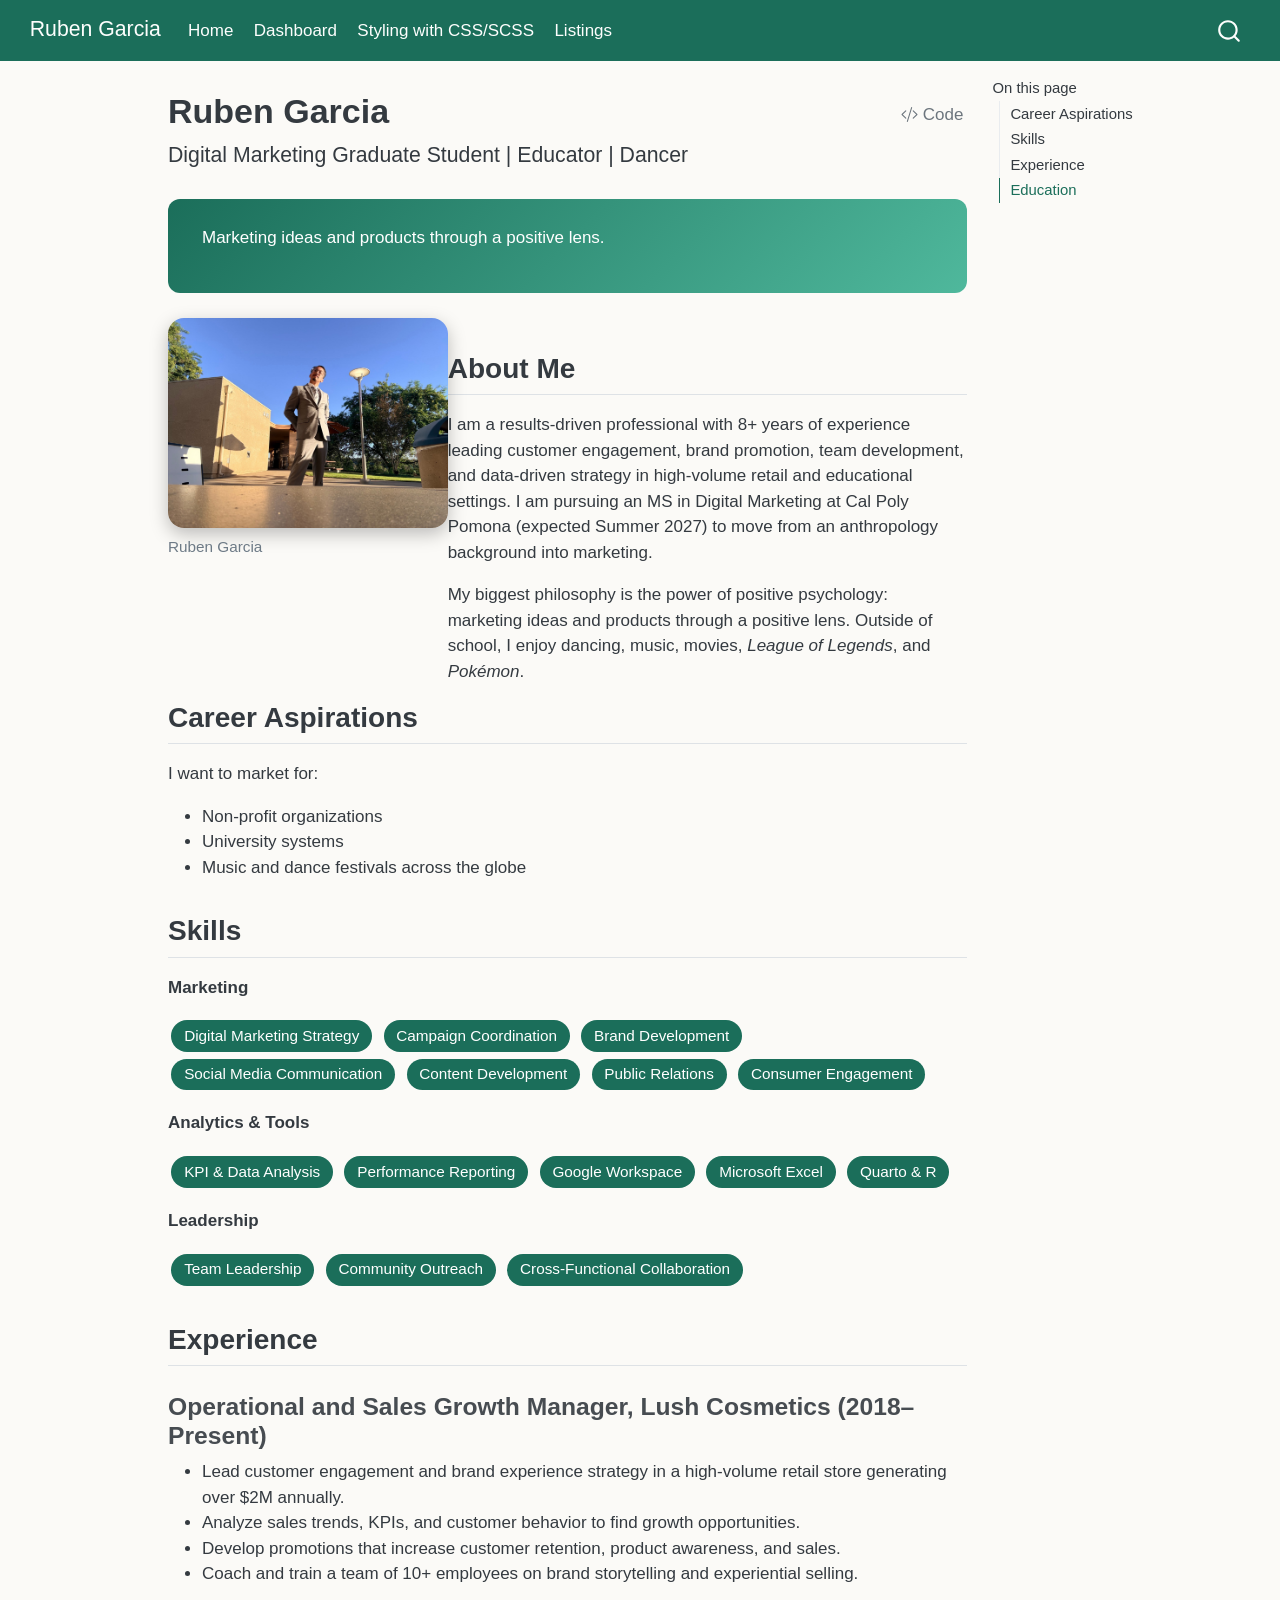
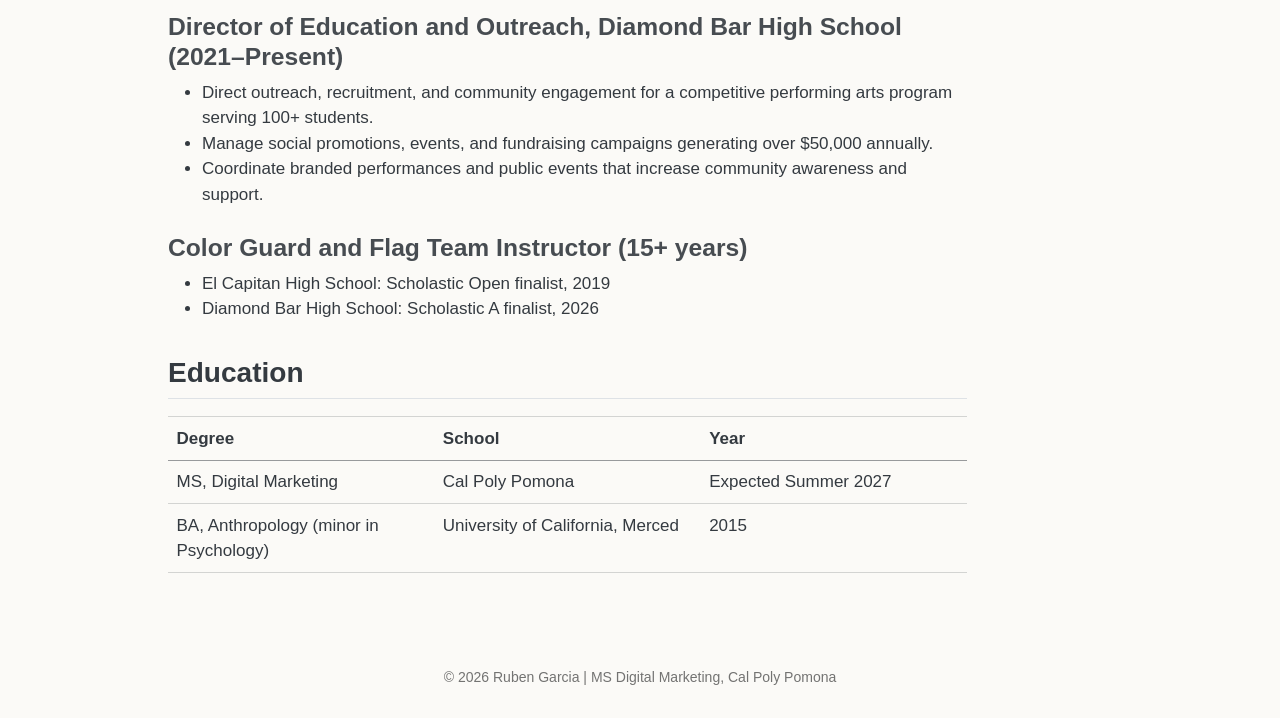
<file: docs/index.html>
<!DOCTYPE html>
<html xmlns="http://www.w3.org/1999/xhtml" lang="en" xml:lang="en"><head>

<meta charset="utf-8">
<meta name="generator" content="quarto-1.9.38">

<meta name="viewport" content="width=device-width, initial-scale=1.0, user-scalable=yes">


<title>Ruben Garcia</title>
<style>
/* Default styles provided by pandoc.
** See https://pandoc.org/MANUAL.html#variables-for-html for config info.
*/
code{white-space: pre-wrap;}
span.smallcaps{font-variant: small-caps;}
div.columns{display: flex; gap: min(4vw, 1.5em);}
div.column{flex: auto; overflow-x: auto;}
div.hanging-indent{margin-left: 1.5em; text-indent: -1.5em;}
ul.task-list{list-style: none;}
ul.task-list li input[type="checkbox"] {
  width: 0.8em;
  margin: 0 0.8em 0.2em -1em; /* quarto-specific, see https://github.com/quarto-dev/quarto-cli/issues/4556 */ 
  vertical-align: middle;
}
/* CSS for syntax highlighting */
html { -webkit-text-size-adjust: 100%; }
pre > code.sourceCode { white-space: pre; position: relative; }
pre > code.sourceCode > span { display: inline-block; line-height: 1.25; }
pre > code.sourceCode > span:empty { height: 1.2em; }
.sourceCode { overflow: visible; }
code.sourceCode > span { color: inherit; text-decoration: inherit; }
div.sourceCode { margin: 1em 0; }
pre.sourceCode { margin: 0; }
@media screen {
div.sourceCode { overflow: auto; }
}
@media print {
pre > code.sourceCode { white-space: pre-wrap; }
pre > code.sourceCode > span { text-indent: -5em; padding-left: 5em; }
}
pre.numberSource code
  { counter-reset: source-line 0; }
pre.numberSource code > span
  { position: relative; left: -4em; counter-increment: source-line; }
pre.numberSource code > span > a:first-child::before
  { content: counter(source-line);
    position: relative; left: -1em; text-align: right; vertical-align: baseline;
    border: none; display: inline-block;
    -webkit-touch-callout: none; -webkit-user-select: none;
    -khtml-user-select: none; -moz-user-select: none;
    -ms-user-select: none; user-select: none;
    padding: 0 4px; width: 4em;
  }
pre.numberSource { margin-left: 3em;  padding-left: 4px; }
div.sourceCode
  {   }
@media screen {
pre > code.sourceCode > span > a:first-child::before { text-decoration: underline; }
}
</style>


<script src="site_libs/quarto-nav/quarto-nav.js"></script>
<script src="site_libs/quarto-nav/headroom.min.js"></script>
<script src="site_libs/clipboard/clipboard.min.js"></script>
<script src="site_libs/quarto-search/autocomplete.umd.js"></script>
<script src="site_libs/quarto-search/fuse.min.js"></script>
<script src="site_libs/quarto-search/quarto-search.js"></script>
<meta name="quarto:offset" content="./">
<link href="./images/ruben.jpeg" rel="icon" type="image/jpeg">
<script src="site_libs/quarto-html/quarto.js" type="module"></script>
<script src="site_libs/quarto-html/tabsets/tabsets.js" type="module"></script>
<script src="site_libs/quarto-html/popper.min.js"></script>
<script src="site_libs/quarto-html/tippy.umd.min.js"></script>
<script src="site_libs/quarto-html/anchor.min.js"></script>
<link href="site_libs/quarto-html/tippy.css" rel="stylesheet">
<link href="site_libs/quarto-html/quarto-syntax-highlighting-15634bcf2e68342d4ad2dfa704d543f6.css" rel="stylesheet" id="quarto-text-highlighting-styles">
<script src="site_libs/bootstrap/bootstrap.min.js"></script>
<link href="site_libs/bootstrap/bootstrap-icons.css" rel="stylesheet">
<link href="site_libs/bootstrap/bootstrap-f38e6d8df13aaf6bc45f7460af661cfe.min.css" rel="stylesheet" append-hash="true" id="quarto-bootstrap" data-mode="light">
<script id="quarto-search-options" type="application/json">{
  "location": "navbar",
  "copy-button": false,
  "collapse-after": 3,
  "panel-placement": "end",
  "type": "overlay",
  "limit": 50,
  "keyboard-shortcut": [
    "f",
    "/",
    "s"
  ],
  "show-item-context": false,
  "language": {
    "search-no-results-text": "No results",
    "search-matching-documents-text": "matching documents",
    "search-copy-link-title": "Copy link to search",
    "search-hide-matches-text": "Hide additional matches",
    "search-more-match-text": "more match in this document",
    "search-more-matches-text": "more matches in this document",
    "search-clear-button-title": "Clear",
    "search-text-placeholder": "",
    "search-detached-cancel-button-title": "Cancel",
    "search-submit-button-title": "Submit",
    "search-label": "Search"
  }
}</script>


</head>

<body class="nav-fixed quarto-light">

<div id="quarto-search-results"></div>
  <header id="quarto-header" class="headroom fixed-top">
    <nav class="navbar navbar-expand-lg " data-bs-theme="dark">
      <div class="navbar-container container-fluid">
      <div class="navbar-brand-container mx-auto">
    <a class="navbar-brand" href="./index.html">
    <span class="navbar-title">Ruben Garcia</span>
    </a>
  </div>
            <div id="quarto-search" class="" title="Search"></div>
          <button class="navbar-toggler" type="button" data-bs-toggle="collapse" data-bs-target="#navbarCollapse" aria-controls="navbarCollapse" role="menu" aria-expanded="false" aria-label="Toggle navigation" onclick="if (window.quartoToggleHeadroom) { window.quartoToggleHeadroom(); }">
  <span class="navbar-toggler-icon"></span>
</button>
          <div class="collapse navbar-collapse" id="navbarCollapse">
            <ul class="navbar-nav navbar-nav-scroll me-auto">
  <li class="nav-item">
    <a class="nav-link active" href="./index.html" aria-current="page"> 
<span class="menu-text">Home</span></a>
  </li>  
  <li class="nav-item">
    <a class="nav-link" href="./dashboard.html"> 
<span class="menu-text">Dashboard</span></a>
  </li>  
  <li class="nav-item">
    <a class="nav-link" href="./css-scss.html"> 
<span class="menu-text">Styling with CSS/SCSS</span></a>
  </li>  
  <li class="nav-item">
    <a class="nav-link" href="./listings.html"> 
<span class="menu-text">Listings</span></a>
  </li>  
</ul>
          </div> <!-- /navcollapse -->
            <div class="quarto-navbar-tools">
</div>
      </div> <!-- /container-fluid -->
    </nav>
</header>
<!-- content -->
<div id="quarto-content" class="quarto-container page-columns page-rows-contents page-layout-article page-navbar">
<!-- sidebar -->
<!-- margin-sidebar -->
    <div id="quarto-margin-sidebar" class="sidebar margin-sidebar">
        <nav id="TOC" role="doc-toc" class="toc-active">
    <h2 id="toc-title">On this page</h2>
   
  <ul>
  <li><a href="#career-aspirations" id="toc-career-aspirations" class="nav-link active" data-scroll-target="#career-aspirations">Career Aspirations</a></li>
  <li><a href="#skills" id="toc-skills" class="nav-link" data-scroll-target="#skills">Skills</a></li>
  <li><a href="#experience" id="toc-experience" class="nav-link" data-scroll-target="#experience">Experience</a>
  <ul class="collapse">
  <li><a href="#operational-and-sales-growth-manager-lush-cosmetics-2018present" id="toc-operational-and-sales-growth-manager-lush-cosmetics-2018present" class="nav-link" data-scroll-target="#operational-and-sales-growth-manager-lush-cosmetics-2018present">Operational and Sales Growth Manager, Lush Cosmetics (2018–Present)</a></li>
  <li><a href="#director-of-education-and-outreach-diamond-bar-high-school-2021present" id="toc-director-of-education-and-outreach-diamond-bar-high-school-2021present" class="nav-link" data-scroll-target="#director-of-education-and-outreach-diamond-bar-high-school-2021present">Director of Education and Outreach, Diamond Bar High School (2021–Present)</a></li>
  <li><a href="#color-guard-and-flag-team-instructor-15-years" id="toc-color-guard-and-flag-team-instructor-15-years" class="nav-link" data-scroll-target="#color-guard-and-flag-team-instructor-15-years">Color Guard and Flag Team Instructor (15+ years)</a></li>
  </ul></li>
  <li><a href="#education" id="toc-education" class="nav-link" data-scroll-target="#education">Education</a></li>
  </ul>
</nav>
    </div>
<!-- main -->
<main class="content" id="quarto-document-content">

<header id="title-block-header" class="quarto-title-block default">
<div class="quarto-title">
<div class="quarto-title-block"><div><h1 class="title">Ruben Garcia</h1><button type="button" class="btn code-tools-button" id="quarto-code-tools-source"><i class="bi"></i> Code</button></div></div>
<p class="subtitle lead">Digital Marketing Graduate Student | Educator | Dancer</p>
</div>



<div class="quarto-title-meta">

    
  
    
  </div>
  


</header>


<div class="hero">
<p>Marketing ideas and products through a positive lens.</p>
</div>
<div class="columns">
<div class="column" style="width:35%;">
<div class="quarto-figure quarto-figure-center">
<figure class="figure">
<p><img src="images/ruben.jpeg" class="profile-photo img-fluid figure-img" alt="Ruben Garcia in a gray suit on the Cal Poly Pomona campus"></p>
<figcaption>Ruben Garcia</figcaption>
</figure>
</div>
</div><div class="column" style="width:65%;">
<section id="about-me" class="level2">
<h2 class="anchored" data-anchor-id="about-me">About Me</h2>
<p>I am a results-driven professional with 8+ years of experience leading customer engagement, brand promotion, team development, and data-driven strategy in high-volume retail and educational settings. I am pursuing an MS in Digital Marketing at Cal Poly Pomona (expected Summer 2027) to move from an anthropology background into marketing.</p>
<p>My biggest philosophy is the power of positive psychology: marketing ideas and products through a positive lens. Outside of school, I enjoy dancing, music, movies, <em>League of Legends</em>, and <em>Pokémon</em>.</p>
</section>
</div>
</div>
<section id="career-aspirations" class="level2">
<h2 class="anchored" data-anchor-id="career-aspirations">Career Aspirations</h2>
<p>I want to market for:</p>
<ul>
<li>Non-profit organizations</li>
<li>University systems</li>
<li>Music and dance festivals across the globe</li>
</ul>
</section>
<section id="skills" class="level2">
<h2 class="anchored" data-anchor-id="skills">Skills</h2>
<p><strong>Marketing</strong></p>
<p><span class="skill-badge">Digital Marketing Strategy</span> <span class="skill-badge">Campaign Coordination</span> <span class="skill-badge">Brand Development</span> <span class="skill-badge">Social Media Communication</span> <span class="skill-badge">Content Development</span> <span class="skill-badge">Public Relations</span> <span class="skill-badge">Consumer Engagement</span></p>
<p><strong>Analytics &amp; Tools</strong></p>
<p><span class="skill-badge">KPI &amp; Data Analysis</span> <span class="skill-badge">Performance Reporting</span> <span class="skill-badge">Google Workspace</span> <span class="skill-badge">Microsoft Excel</span> <span class="skill-badge">Quarto &amp; R</span></p>
<p><strong>Leadership</strong></p>
<p><span class="skill-badge">Team Leadership</span> <span class="skill-badge">Community Outreach</span> <span class="skill-badge">Cross-Functional Collaboration</span></p>
</section>
<section id="experience" class="level2">
<h2 class="anchored" data-anchor-id="experience">Experience</h2>
<section id="operational-and-sales-growth-manager-lush-cosmetics-2018present" class="level3">
<h3 class="anchored" data-anchor-id="operational-and-sales-growth-manager-lush-cosmetics-2018present">Operational and Sales Growth Manager, Lush Cosmetics (2018–Present)</h3>
<ul>
<li>Lead customer engagement and brand experience strategy in a high-volume retail store generating over $2M annually.</li>
<li>Analyze sales trends, KPIs, and customer behavior to find growth opportunities.</li>
<li>Develop promotions that increase customer retention, product awareness, and sales.</li>
<li>Coach and train a team of 10+ employees on brand storytelling and experiential selling.</li>
</ul>
</section>
<section id="director-of-education-and-outreach-diamond-bar-high-school-2021present" class="level3">
<h3 class="anchored" data-anchor-id="director-of-education-and-outreach-diamond-bar-high-school-2021present">Director of Education and Outreach, Diamond Bar High School (2021–Present)</h3>
<ul>
<li>Direct outreach, recruitment, and community engagement for a competitive performing arts program serving 100+ students.</li>
<li>Manage social promotions, events, and fundraising campaigns generating over $50,000 annually.</li>
<li>Coordinate branded performances and public events that increase community awareness and support.</li>
</ul>
</section>
<section id="color-guard-and-flag-team-instructor-15-years" class="level3">
<h3 class="anchored" data-anchor-id="color-guard-and-flag-team-instructor-15-years">Color Guard and Flag Team Instructor (15+ years)</h3>
<ul>
<li>El Capitan High School: Scholastic Open finalist, 2019</li>
<li>Diamond Bar High School: Scholastic A finalist, 2026</li>
</ul>
</section>
</section>
<section id="education" class="level2">
<h2 class="anchored" data-anchor-id="education">Education</h2>
<table class="caption-top table">
<colgroup>
<col style="width: 33%">
<col style="width: 33%">
<col style="width: 33%">
</colgroup>
<thead>
<tr class="header">
<th>Degree</th>
<th>School</th>
<th>Year</th>
</tr>
</thead>
<tbody>
<tr class="odd">
<td>MS, Digital Marketing</td>
<td>Cal Poly Pomona</td>
<td>Expected Summer 2027</td>
</tr>
<tr class="even">
<td>BA, Anthropology (minor in Psychology)</td>
<td>University of California, Merced</td>
<td>2015</td>
</tr>
</tbody>
</table>


<!-- -->

</section>

</main> <!-- /main -->
<script id="quarto-html-after-body" type="application/javascript">
  window.document.addEventListener("DOMContentLoaded", function (event) {
    const icon = "";
    const anchorJS = new window.AnchorJS();
    anchorJS.options = {
      placement: 'right',
      icon: icon
    };
    anchorJS.add('.anchored');
    const isCodeAnnotation = (el) => {
      for (const clz of el.classList) {
        if (clz.startsWith('code-annotation-')) {                     
          return true;
        }
      }
      return false;
    }
    const onCopySuccess = function(e) {
      // button target
      const button = e.trigger;
      // don't keep focus
      button.blur();
      // flash "checked"
      button.classList.add('code-copy-button-checked');
      var currentTitle = button.getAttribute("title");
      button.setAttribute("title", "Copied!");
      let tooltip;
      if (window.bootstrap) {
        button.setAttribute("data-bs-toggle", "tooltip");
        button.setAttribute("data-bs-placement", "left");
        button.setAttribute("data-bs-title", "Copied!");
        tooltip = new bootstrap.Tooltip(button, 
          { trigger: "manual", 
            customClass: "code-copy-button-tooltip",
            offset: [0, -8]});
        tooltip.show();    
      }
      setTimeout(function() {
        if (tooltip) {
          tooltip.hide();
          button.removeAttribute("data-bs-title");
          button.removeAttribute("data-bs-toggle");
          button.removeAttribute("data-bs-placement");
        }
        button.setAttribute("title", currentTitle);
        button.classList.remove('code-copy-button-checked');
      }, 1000);
      // clear code selection
      e.clearSelection();
    }
    const getTextToCopy = function(trigger) {
      const outerScaffold = trigger.parentElement.cloneNode(true);
      const codeEl = outerScaffold.querySelector('code');
      for (const childEl of codeEl.children) {
        if (isCodeAnnotation(childEl)) {
          childEl.remove();
        }
      }
      return codeEl.innerText;
    }
    const clipboard = new window.ClipboardJS('.code-copy-button:not([data-in-quarto-modal])', {
      text: getTextToCopy
    });
    clipboard.on('success', onCopySuccess);
    if (window.document.getElementById('quarto-embedded-source-code-modal')) {
      const clipboardModal = new window.ClipboardJS('.code-copy-button[data-in-quarto-modal]', {
        text: getTextToCopy,
        container: window.document.getElementById('quarto-embedded-source-code-modal')
      });
      clipboardModal.on('success', onCopySuccess);
    }
    const viewSource = window.document.getElementById('quarto-view-source') ||
                       window.document.getElementById('quarto-code-tools-source');
    if (viewSource) {
      const sourceUrl = viewSource.getAttribute("data-quarto-source-url");
      viewSource.addEventListener("click", function(e) {
        if (sourceUrl) {
          // rstudio viewer pane
          if (/\bcapabilities=\b/.test(window.location)) {
            window.open(sourceUrl);
          } else {
            window.location.href = sourceUrl;
          }
        } else {
          const modal = new bootstrap.Modal(document.getElementById('quarto-embedded-source-code-modal'));
          modal.show();
        }
        return false;
      });
    }
    function toggleCodeHandler(show) {
      return function(e) {
        const detailsSrc = window.document.querySelectorAll(".cell > details > .sourceCode");
        for (let i=0; i<detailsSrc.length; i++) {
          const details = detailsSrc[i].parentElement;
          if (show) {
            details.open = true;
          } else {
            details.removeAttribute("open");
          }
        }
        const cellCodeDivs = window.document.querySelectorAll(".cell > .sourceCode");
        const fromCls = show ? "hidden" : "unhidden";
        const toCls = show ? "unhidden" : "hidden";
        for (let i=0; i<cellCodeDivs.length; i++) {
          const codeDiv = cellCodeDivs[i];
          if (codeDiv.classList.contains(fromCls)) {
            codeDiv.classList.remove(fromCls);
            codeDiv.classList.add(toCls);
          } 
        }
        return false;
      }
    }
    const hideAllCode = window.document.getElementById("quarto-hide-all-code");
    if (hideAllCode) {
      hideAllCode.addEventListener("click", toggleCodeHandler(false));
    }
    const showAllCode = window.document.getElementById("quarto-show-all-code");
    if (showAllCode) {
      showAllCode.addEventListener("click", toggleCodeHandler(true));
    }
      var localhostRegex = new RegExp(/^(?:http|https):\/\/localhost\:?[0-9]*\//);
      var mailtoRegex = new RegExp(/^mailto:/);
        var filterRegex = new RegExp('/' + window.location.host + '/');
      var isInternal = (href) => {
          return filterRegex.test(href) || localhostRegex.test(href) || mailtoRegex.test(href);
      }
      // Inspect non-navigation links and adorn them if external
     var links = window.document.querySelectorAll('a[href]:not(.nav-link):not(.navbar-brand):not(.toc-action):not(.sidebar-link):not(.sidebar-item-toggle):not(.pagination-link):not(.no-external):not([aria-hidden]):not(.dropdown-item):not(.quarto-navigation-tool):not(.about-link)');
      for (var i=0; i<links.length; i++) {
        const link = links[i];
        if (!isInternal(link.href)) {
          // undo the damage that might have been done by quarto-nav.js in the case of
          // links that we want to consider external
          if (link.dataset.originalHref !== undefined) {
            link.href = link.dataset.originalHref;
          }
        }
      }
    function tippyHover(el, contentFn, onTriggerFn, onUntriggerFn) {
      const config = {
        allowHTML: true,
        maxWidth: 500,
        delay: 100,
        arrow: false,
        appendTo: function(el) {
            return el.parentElement;
        },
        interactive: true,
        interactiveBorder: 10,
        theme: 'quarto',
        placement: 'bottom-start',
      };
      if (contentFn) {
        config.content = contentFn;
      }
      if (onTriggerFn) {
        config.onTrigger = onTriggerFn;
      }
      if (onUntriggerFn) {
        config.onUntrigger = onUntriggerFn;
      }
      window.tippy(el, config); 
    }
    const noterefs = window.document.querySelectorAll('a[role="doc-noteref"]');
    for (var i=0; i<noterefs.length; i++) {
      const ref = noterefs[i];
      tippyHover(ref, function() {
        // use id or data attribute instead here
        let href = ref.getAttribute('data-footnote-href') || ref.getAttribute('href');
        try { href = new URL(href).hash; } catch {}
        const id = href.replace(/^#\/?/, "");
        const note = window.document.getElementById(id);
        if (note) {
          return note.innerHTML;
        } else {
          return "";
        }
      });
    }
    const xrefs = window.document.querySelectorAll('a.quarto-xref');
    const processXRef = (id, note) => {
      // Strip column container classes
      const stripColumnClz = (el) => {
        el.classList.remove("page-full", "page-columns");
        if (el.children) {
          for (const child of el.children) {
            stripColumnClz(child);
          }
        }
      }
      stripColumnClz(note)
      if (id === null || id.startsWith('sec-')) {
        // Special case sections, only their first couple elements
        const container = document.createElement("div");
        if (note.children && note.children.length > 2) {
          container.appendChild(note.children[0].cloneNode(true));
          for (let i = 1; i < note.children.length; i++) {
            const child = note.children[i];
            if (child.tagName === "P" && child.innerText === "") {
              continue;
            } else {
              container.appendChild(child.cloneNode(true));
              break;
            }
          }
          if (window.Quarto?.typesetMath) {
            window.Quarto.typesetMath(container);
          }
          return container.innerHTML
        } else {
          if (window.Quarto?.typesetMath) {
            window.Quarto.typesetMath(note);
          }
          return note.innerHTML;
        }
      } else {
        // Remove any anchor links if they are present
        const anchorLink = note.querySelector('a.anchorjs-link');
        if (anchorLink) {
          anchorLink.remove();
        }
        if (window.Quarto?.typesetMath) {
          window.Quarto.typesetMath(note);
        }
        if (note.classList.contains("callout")) {
          return note.outerHTML;
        } else {
          return note.innerHTML;
        }
      }
    }
    for (var i=0; i<xrefs.length; i++) {
      const xref = xrefs[i];
      tippyHover(xref, undefined, function(instance) {
        instance.disable();
        let url = xref.getAttribute('href');
        let hash = undefined; 
        if (url.startsWith('#')) {
          hash = url;
        } else {
          try { hash = new URL(url).hash; } catch {}
        }
        if (hash) {
          const id = hash.replace(/^#\/?/, "");
          const note = window.document.getElementById(id);
          if (note !== null) {
            try {
              const html = processXRef(id, note.cloneNode(true));
              instance.setContent(html);
            } finally {
              instance.enable();
              instance.show();
            }
          } else {
            // See if we can fetch this
            fetch(url.split('#')[0])
            .then(res => res.text())
            .then(html => {
              const parser = new DOMParser();
              const htmlDoc = parser.parseFromString(html, "text/html");
              const note = htmlDoc.getElementById(id);
              if (note !== null) {
                const html = processXRef(id, note);
                instance.setContent(html);
              } 
            }).finally(() => {
              instance.enable();
              instance.show();
            });
          }
        } else {
          // See if we can fetch a full url (with no hash to target)
          // This is a special case and we should probably do some content thinning / targeting
          fetch(url)
          .then(res => res.text())
          .then(html => {
            const parser = new DOMParser();
            const htmlDoc = parser.parseFromString(html, "text/html");
            const note = htmlDoc.querySelector('main.content');
            if (note !== null) {
              // This should only happen for chapter cross references
              // (since there is no id in the URL)
              // remove the first header
              if (note.children.length > 0 && note.children[0].tagName === "HEADER") {
                note.children[0].remove();
              }
              const html = processXRef(null, note);
              instance.setContent(html);
            } 
          }).finally(() => {
            instance.enable();
            instance.show();
          });
        }
      }, function(instance) {
      });
    }
        let selectedAnnoteEl;
        const selectorForAnnotation = ( cell, annotation) => {
          let cellAttr = 'data-code-cell="' + cell + '"';
          let lineAttr = 'data-code-annotation="' +  annotation + '"';
          const selector = 'span[' + cellAttr + '][' + lineAttr + ']';
          return selector;
        }
        const selectCodeLines = (annoteEl) => {
          const doc = window.document;
          const targetCell = annoteEl.getAttribute("data-target-cell");
          const targetAnnotation = annoteEl.getAttribute("data-target-annotation");
          const annoteSpan = window.document.querySelector(selectorForAnnotation(targetCell, targetAnnotation));
          const lines = annoteSpan.getAttribute("data-code-lines").split(",");
          const lineIds = lines.map((line) => {
            return targetCell + "-" + line;
          })
          let top = null;
          let height = null;
          let parent = null;
          if (lineIds.length > 0) {
              //compute the position of the single el (top and bottom and make a div)
              const el = window.document.getElementById(lineIds[0]);
              top = el.offsetTop;
              height = el.offsetHeight;
              parent = el.parentElement.parentElement;
            if (lineIds.length > 1) {
              const lastEl = window.document.getElementById(lineIds[lineIds.length - 1]);
              const bottom = lastEl.offsetTop + lastEl.offsetHeight;
              height = bottom - top;
            }
            if (top !== null && height !== null && parent !== null) {
              // cook up a div (if necessary) and position it 
              let div = window.document.getElementById("code-annotation-line-highlight");
              if (div === null) {
                div = window.document.createElement("div");
                div.setAttribute("id", "code-annotation-line-highlight");
                div.style.position = 'absolute';
                parent.appendChild(div);
              }
              div.style.top = top - 2 + "px";
              div.style.height = height + 4 + "px";
              div.style.left = 0;
              let gutterDiv = window.document.getElementById("code-annotation-line-highlight-gutter");
              if (gutterDiv === null) {
                gutterDiv = window.document.createElement("div");
                gutterDiv.setAttribute("id", "code-annotation-line-highlight-gutter");
                gutterDiv.style.position = 'absolute';
                const codeCell = window.document.getElementById(targetCell);
                const gutter = codeCell.querySelector('.code-annotation-gutter');
                gutter.appendChild(gutterDiv);
              }
              gutterDiv.style.top = top - 2 + "px";
              gutterDiv.style.height = height + 4 + "px";
            }
            selectedAnnoteEl = annoteEl;
          }
        };
        const unselectCodeLines = () => {
          const elementsIds = ["code-annotation-line-highlight", "code-annotation-line-highlight-gutter"];
          elementsIds.forEach((elId) => {
            const div = window.document.getElementById(elId);
            if (div) {
              div.remove();
            }
          });
          selectedAnnoteEl = undefined;
        };
          // Handle positioning of the toggle
      window.addEventListener(
        "resize",
        throttle(() => {
          elRect = undefined;
          if (selectedAnnoteEl) {
            selectCodeLines(selectedAnnoteEl);
          }
        }, 10)
      );
      function throttle(fn, ms) {
      let throttle = false;
      let timer;
        return (...args) => {
          if(!throttle) { // first call gets through
              fn.apply(this, args);
              throttle = true;
          } else { // all the others get throttled
              if(timer) clearTimeout(timer); // cancel #2
              timer = setTimeout(() => {
                fn.apply(this, args);
                timer = throttle = false;
              }, ms);
          }
        };
      }
        // Attach click handler to the DT
        const annoteDls = window.document.querySelectorAll('dt[data-target-cell]');
        for (const annoteDlNode of annoteDls) {
          annoteDlNode.addEventListener('click', (event) => {
            const clickedEl = event.target;
            if (clickedEl !== selectedAnnoteEl) {
              unselectCodeLines();
              const activeEl = window.document.querySelector('dt[data-target-cell].code-annotation-active');
              if (activeEl) {
                activeEl.classList.remove('code-annotation-active');
              }
              selectCodeLines(clickedEl);
              clickedEl.classList.add('code-annotation-active');
            } else {
              // Unselect the line
              unselectCodeLines();
              clickedEl.classList.remove('code-annotation-active');
            }
          });
        }
    const findCites = (el) => {
      const parentEl = el.parentElement;
      if (parentEl) {
        const cites = parentEl.dataset.cites;
        if (cites) {
          return {
            el,
            cites: cites.split(' ')
          };
        } else {
          return findCites(el.parentElement)
        }
      } else {
        return undefined;
      }
    };
    var bibliorefs = window.document.querySelectorAll('a[role="doc-biblioref"]');
    for (var i=0; i<bibliorefs.length; i++) {
      const ref = bibliorefs[i];
      const citeInfo = findCites(ref);
      if (citeInfo) {
        tippyHover(citeInfo.el, function() {
          var popup = window.document.createElement('div');
          citeInfo.cites.forEach(function(cite) {
            var citeDiv = window.document.createElement('div');
            citeDiv.classList.add('hanging-indent');
            citeDiv.classList.add('csl-entry');
            var biblioDiv = window.document.getElementById('ref-' + cite);
            if (biblioDiv) {
              citeDiv.innerHTML = biblioDiv.innerHTML;
            }
            popup.appendChild(citeDiv);
          });
          return popup.innerHTML;
        });
      }
    }
  });
  </script><div class="modal fade" id="quarto-embedded-source-code-modal" tabindex="-1" aria-labelledby="quarto-embedded-source-code-modal-label" aria-hidden="true"><div class="modal-dialog modal-dialog-scrollable"><div class="modal-content"><div class="modal-header"><h5 class="modal-title" id="quarto-embedded-source-code-modal-label">Source Code</h5><button class="btn-close" data-bs-dismiss="modal"></button></div><div class="modal-body"><div class="">
<div class="code-copy-outer-scaffold"><div class="sourceCode" id="cb1" data-shortcodes="false"><pre class="sourceCode markdown code-with-copy"><code class="sourceCode markdown"><span id="cb1-1"><a href="#cb1-1" aria-hidden="true" tabindex="-1"></a><span class="co">---</span></span>
<span id="cb1-2"><a href="#cb1-2" aria-hidden="true" tabindex="-1"></a><span class="an">title:</span><span class="co"> "Ruben Garcia"</span></span>
<span id="cb1-3"><a href="#cb1-3" aria-hidden="true" tabindex="-1"></a><span class="an">subtitle:</span><span class="co"> "Digital Marketing Graduate Student | Educator | Dancer"</span></span>
<span id="cb1-4"><a href="#cb1-4" aria-hidden="true" tabindex="-1"></a><span class="co">---</span></span>
<span id="cb1-5"><a href="#cb1-5" aria-hidden="true" tabindex="-1"></a></span>
<span id="cb1-6"><a href="#cb1-6" aria-hidden="true" tabindex="-1"></a>::: hero</span>
<span id="cb1-7"><a href="#cb1-7" aria-hidden="true" tabindex="-1"></a>Marketing ideas and products through a positive lens.</span>
<span id="cb1-8"><a href="#cb1-8" aria-hidden="true" tabindex="-1"></a>:::</span>
<span id="cb1-9"><a href="#cb1-9" aria-hidden="true" tabindex="-1"></a></span>
<span id="cb1-10"><a href="#cb1-10" aria-hidden="true" tabindex="-1"></a>::::: columns</span>
<span id="cb1-11"><a href="#cb1-11" aria-hidden="true" tabindex="-1"></a>::: {.column width="35%"}</span>
<span id="cb1-12"><a href="#cb1-12" aria-hidden="true" tabindex="-1"></a><span class="al">![Ruben Garcia](images/ruben.jpeg)</span>{.profile-photo fig-alt="Ruben Garcia in a gray suit on the Cal Poly Pomona campus"}</span>
<span id="cb1-13"><a href="#cb1-13" aria-hidden="true" tabindex="-1"></a>:::</span>
<span id="cb1-14"><a href="#cb1-14" aria-hidden="true" tabindex="-1"></a></span>
<span id="cb1-15"><a href="#cb1-15" aria-hidden="true" tabindex="-1"></a>::: {.column width="65%"}</span>
<span id="cb1-16"><a href="#cb1-16" aria-hidden="true" tabindex="-1"></a><span class="fu">## About Me</span></span>
<span id="cb1-17"><a href="#cb1-17" aria-hidden="true" tabindex="-1"></a></span>
<span id="cb1-18"><a href="#cb1-18" aria-hidden="true" tabindex="-1"></a>I am a results-driven professional with 8+ years of experience leading customer engagement, brand promotion, team development, and data-driven strategy in high-volume retail and educational settings. I am pursuing an MS in Digital Marketing at Cal Poly Pomona (expected Summer 2027) to move from an anthropology background into marketing.</span>
<span id="cb1-19"><a href="#cb1-19" aria-hidden="true" tabindex="-1"></a></span>
<span id="cb1-20"><a href="#cb1-20" aria-hidden="true" tabindex="-1"></a>My biggest philosophy is the power of positive psychology: marketing ideas and products through a positive lens. Outside of school, I enjoy dancing, music, movies, *League of Legends*, and *Pokémon*.</span>
<span id="cb1-21"><a href="#cb1-21" aria-hidden="true" tabindex="-1"></a>:::</span>
<span id="cb1-22"><a href="#cb1-22" aria-hidden="true" tabindex="-1"></a>:::::</span>
<span id="cb1-23"><a href="#cb1-23" aria-hidden="true" tabindex="-1"></a></span>
<span id="cb1-24"><a href="#cb1-24" aria-hidden="true" tabindex="-1"></a><span class="fu">## Career Aspirations</span></span>
<span id="cb1-25"><a href="#cb1-25" aria-hidden="true" tabindex="-1"></a></span>
<span id="cb1-26"><a href="#cb1-26" aria-hidden="true" tabindex="-1"></a>I want to market for:</span>
<span id="cb1-27"><a href="#cb1-27" aria-hidden="true" tabindex="-1"></a></span>
<span id="cb1-28"><a href="#cb1-28" aria-hidden="true" tabindex="-1"></a><span class="ss">- </span>Non-profit organizations</span>
<span id="cb1-29"><a href="#cb1-29" aria-hidden="true" tabindex="-1"></a><span class="ss">- </span>University systems</span>
<span id="cb1-30"><a href="#cb1-30" aria-hidden="true" tabindex="-1"></a><span class="ss">- </span>Music and dance festivals across the globe</span>
<span id="cb1-31"><a href="#cb1-31" aria-hidden="true" tabindex="-1"></a></span>
<span id="cb1-32"><a href="#cb1-32" aria-hidden="true" tabindex="-1"></a><span class="fu">## Skills</span></span>
<span id="cb1-33"><a href="#cb1-33" aria-hidden="true" tabindex="-1"></a></span>
<span id="cb1-34"><a href="#cb1-34" aria-hidden="true" tabindex="-1"></a>**Marketing**</span>
<span id="cb1-35"><a href="#cb1-35" aria-hidden="true" tabindex="-1"></a></span>
<span id="cb1-36"><a href="#cb1-36" aria-hidden="true" tabindex="-1"></a><span class="co">[</span><span class="ot">Digital Marketing Strategy</span><span class="co">]</span>{.skill-badge} <span class="co">[</span><span class="ot">Campaign Coordination</span><span class="co">]</span>{.skill-badge} <span class="co">[</span><span class="ot">Brand Development</span><span class="co">]</span>{.skill-badge} <span class="co">[</span><span class="ot">Social Media Communication</span><span class="co">]</span>{.skill-badge} <span class="co">[</span><span class="ot">Content Development</span><span class="co">]</span>{.skill-badge} <span class="co">[</span><span class="ot">Public Relations</span><span class="co">]</span>{.skill-badge} <span class="co">[</span><span class="ot">Consumer Engagement</span><span class="co">]</span>{.skill-badge}</span>
<span id="cb1-37"><a href="#cb1-37" aria-hidden="true" tabindex="-1"></a></span>
<span id="cb1-38"><a href="#cb1-38" aria-hidden="true" tabindex="-1"></a>**Analytics &amp; Tools**</span>
<span id="cb1-39"><a href="#cb1-39" aria-hidden="true" tabindex="-1"></a></span>
<span id="cb1-40"><a href="#cb1-40" aria-hidden="true" tabindex="-1"></a><span class="co">[</span><span class="ot">KPI &amp; Data Analysis</span><span class="co">]</span>{.skill-badge} <span class="co">[</span><span class="ot">Performance Reporting</span><span class="co">]</span>{.skill-badge} <span class="co">[</span><span class="ot">Google Workspace</span><span class="co">]</span>{.skill-badge} <span class="co">[</span><span class="ot">Microsoft Excel</span><span class="co">]</span>{.skill-badge} <span class="co">[</span><span class="ot">Quarto &amp; R</span><span class="co">]</span>{.skill-badge}</span>
<span id="cb1-41"><a href="#cb1-41" aria-hidden="true" tabindex="-1"></a></span>
<span id="cb1-42"><a href="#cb1-42" aria-hidden="true" tabindex="-1"></a>**Leadership**</span>
<span id="cb1-43"><a href="#cb1-43" aria-hidden="true" tabindex="-1"></a></span>
<span id="cb1-44"><a href="#cb1-44" aria-hidden="true" tabindex="-1"></a><span class="co">[</span><span class="ot">Team Leadership</span><span class="co">]</span>{.skill-badge} <span class="co">[</span><span class="ot">Community Outreach</span><span class="co">]</span>{.skill-badge} <span class="co">[</span><span class="ot">Cross-Functional Collaboration</span><span class="co">]</span>{.skill-badge}</span>
<span id="cb1-45"><a href="#cb1-45" aria-hidden="true" tabindex="-1"></a></span>
<span id="cb1-46"><a href="#cb1-46" aria-hidden="true" tabindex="-1"></a><span class="fu">## Experience</span></span>
<span id="cb1-47"><a href="#cb1-47" aria-hidden="true" tabindex="-1"></a></span>
<span id="cb1-48"><a href="#cb1-48" aria-hidden="true" tabindex="-1"></a><span class="fu">### Operational and Sales Growth Manager, Lush Cosmetics (2018–Present)</span></span>
<span id="cb1-49"><a href="#cb1-49" aria-hidden="true" tabindex="-1"></a></span>
<span id="cb1-50"><a href="#cb1-50" aria-hidden="true" tabindex="-1"></a><span class="ss">- </span>Lead customer engagement and brand experience strategy in a high-volume retail store generating over \$2M annually.</span>
<span id="cb1-51"><a href="#cb1-51" aria-hidden="true" tabindex="-1"></a><span class="ss">- </span>Analyze sales trends, KPIs, and customer behavior to find growth opportunities.</span>
<span id="cb1-52"><a href="#cb1-52" aria-hidden="true" tabindex="-1"></a><span class="ss">- </span>Develop promotions that increase customer retention, product awareness, and sales.</span>
<span id="cb1-53"><a href="#cb1-53" aria-hidden="true" tabindex="-1"></a><span class="ss">- </span>Coach and train a team of 10+ employees on brand storytelling and experiential selling.</span>
<span id="cb1-54"><a href="#cb1-54" aria-hidden="true" tabindex="-1"></a></span>
<span id="cb1-55"><a href="#cb1-55" aria-hidden="true" tabindex="-1"></a><span class="fu">### Director of Education and Outreach, Diamond Bar High School (2021–Present)</span></span>
<span id="cb1-56"><a href="#cb1-56" aria-hidden="true" tabindex="-1"></a></span>
<span id="cb1-57"><a href="#cb1-57" aria-hidden="true" tabindex="-1"></a><span class="ss">- </span>Direct outreach, recruitment, and community engagement for a competitive performing arts program serving 100+ students.</span>
<span id="cb1-58"><a href="#cb1-58" aria-hidden="true" tabindex="-1"></a><span class="ss">- </span>Manage social promotions, events, and fundraising campaigns generating over \$50,000 annually.</span>
<span id="cb1-59"><a href="#cb1-59" aria-hidden="true" tabindex="-1"></a><span class="ss">- </span>Coordinate branded performances and public events that increase community awareness and support.</span>
<span id="cb1-60"><a href="#cb1-60" aria-hidden="true" tabindex="-1"></a></span>
<span id="cb1-61"><a href="#cb1-61" aria-hidden="true" tabindex="-1"></a><span class="fu">### Color Guard and Flag Team Instructor (15+ years)</span></span>
<span id="cb1-62"><a href="#cb1-62" aria-hidden="true" tabindex="-1"></a></span>
<span id="cb1-63"><a href="#cb1-63" aria-hidden="true" tabindex="-1"></a><span class="ss">- </span>El Capitan High School: Scholastic Open finalist, 2019</span>
<span id="cb1-64"><a href="#cb1-64" aria-hidden="true" tabindex="-1"></a><span class="ss">- </span>Diamond Bar High School: Scholastic A finalist, 2026</span>
<span id="cb1-65"><a href="#cb1-65" aria-hidden="true" tabindex="-1"></a></span>
<span id="cb1-66"><a href="#cb1-66" aria-hidden="true" tabindex="-1"></a><span class="fu">## Education</span></span>
<span id="cb1-67"><a href="#cb1-67" aria-hidden="true" tabindex="-1"></a></span>
<span id="cb1-68"><a href="#cb1-68" aria-hidden="true" tabindex="-1"></a><span class="pp">|</span> Degree <span class="pp">|</span> School <span class="pp">|</span> Year <span class="pp">|</span></span>
<span id="cb1-69"><a href="#cb1-69" aria-hidden="true" tabindex="-1"></a><span class="pp">|----|----|----|</span></span>
<span id="cb1-70"><a href="#cb1-70" aria-hidden="true" tabindex="-1"></a><span class="pp">|</span> MS, Digital Marketing <span class="pp">|</span> Cal Poly Pomona <span class="pp">|</span> Expected Summer 2027 <span class="pp">|</span></span>
<span id="cb1-71"><a href="#cb1-71" aria-hidden="true" tabindex="-1"></a><span class="pp">|</span> BA, Anthropology (minor in Psychology) <span class="pp">|</span> University of California, Merced <span class="pp">|</span> 2015 <span class="pp">|</span></span></code></pre></div><button title="Copy to Clipboard" class="code-copy-button" data-in-quarto-modal=""><i class="bi"></i></button></div>
</div></div></div></div></div>
</div> <!-- /content -->
<footer class="footer">
  <div class="nav-footer">
    <div class="nav-footer-left">
      &nbsp;
    </div>   
    <div class="nav-footer-center">
<p>© 2026 Ruben Garcia | MS Digital Marketing, Cal Poly Pomona</p>
</div>
    <div class="nav-footer-right">
      &nbsp;
    </div>
  </div>
</footer>




</body></html>
</file>
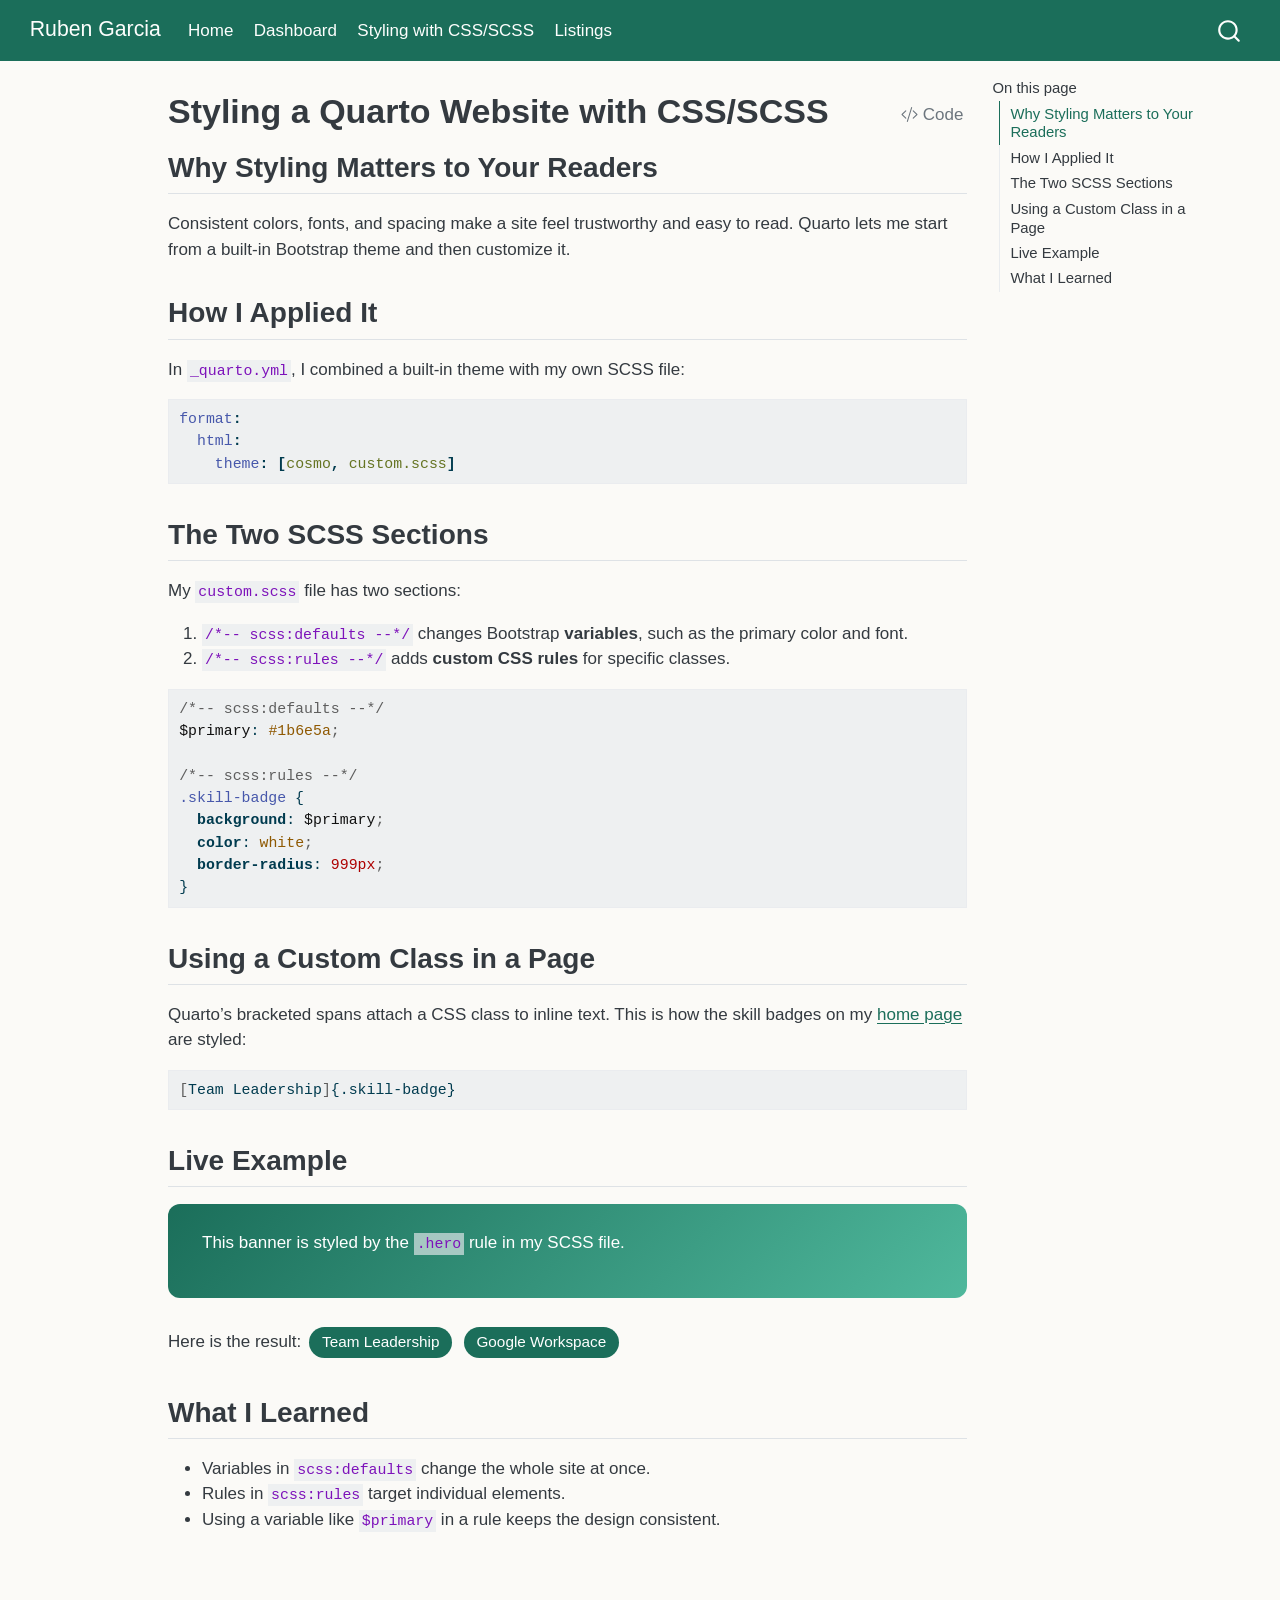
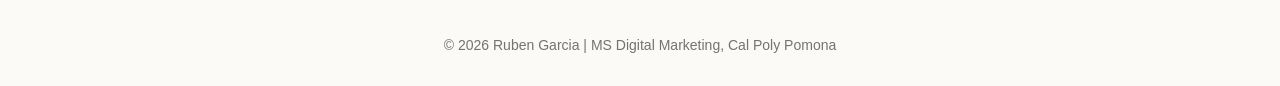
<file: docs/css-scss.html>
<!DOCTYPE html>
<html xmlns="http://www.w3.org/1999/xhtml" lang="en" xml:lang="en"><head>

<meta charset="utf-8">
<meta name="generator" content="quarto-1.9.38">

<meta name="viewport" content="width=device-width, initial-scale=1.0, user-scalable=yes">


<title>Styling a Quarto Website with CSS/SCSS – Ruben Garcia</title>
<style>
/* Default styles provided by pandoc.
** See https://pandoc.org/MANUAL.html#variables-for-html for config info.
*/
code{white-space: pre-wrap;}
span.smallcaps{font-variant: small-caps;}
div.columns{display: flex; gap: min(4vw, 1.5em);}
div.column{flex: auto; overflow-x: auto;}
div.hanging-indent{margin-left: 1.5em; text-indent: -1.5em;}
ul.task-list{list-style: none;}
ul.task-list li input[type="checkbox"] {
  width: 0.8em;
  margin: 0 0.8em 0.2em -1em; /* quarto-specific, see https://github.com/quarto-dev/quarto-cli/issues/4556 */ 
  vertical-align: middle;
}
/* CSS for syntax highlighting */
html { -webkit-text-size-adjust: 100%; }
pre > code.sourceCode { white-space: pre; position: relative; }
pre > code.sourceCode > span { display: inline-block; line-height: 1.25; }
pre > code.sourceCode > span:empty { height: 1.2em; }
.sourceCode { overflow: visible; }
code.sourceCode > span { color: inherit; text-decoration: inherit; }
div.sourceCode { margin: 1em 0; }
pre.sourceCode { margin: 0; }
@media screen {
div.sourceCode { overflow: auto; }
}
@media print {
pre > code.sourceCode { white-space: pre-wrap; }
pre > code.sourceCode > span { text-indent: -5em; padding-left: 5em; }
}
pre.numberSource code
  { counter-reset: source-line 0; }
pre.numberSource code > span
  { position: relative; left: -4em; counter-increment: source-line; }
pre.numberSource code > span > a:first-child::before
  { content: counter(source-line);
    position: relative; left: -1em; text-align: right; vertical-align: baseline;
    border: none; display: inline-block;
    -webkit-touch-callout: none; -webkit-user-select: none;
    -khtml-user-select: none; -moz-user-select: none;
    -ms-user-select: none; user-select: none;
    padding: 0 4px; width: 4em;
  }
pre.numberSource { margin-left: 3em;  padding-left: 4px; }
div.sourceCode
  {   }
@media screen {
pre > code.sourceCode > span > a:first-child::before { text-decoration: underline; }
}
</style>


<script src="site_libs/quarto-nav/quarto-nav.js"></script>
<script src="site_libs/quarto-nav/headroom.min.js"></script>
<script src="site_libs/clipboard/clipboard.min.js"></script>
<script src="site_libs/quarto-search/autocomplete.umd.js"></script>
<script src="site_libs/quarto-search/fuse.min.js"></script>
<script src="site_libs/quarto-search/quarto-search.js"></script>
<meta name="quarto:offset" content="./">
<link href="./images/ruben.jpeg" rel="icon" type="image/jpeg">
<script src="site_libs/quarto-html/quarto.js" type="module"></script>
<script src="site_libs/quarto-html/tabsets/tabsets.js" type="module"></script>
<script src="site_libs/quarto-html/popper.min.js"></script>
<script src="site_libs/quarto-html/tippy.umd.min.js"></script>
<script src="site_libs/quarto-html/anchor.min.js"></script>
<link href="site_libs/quarto-html/tippy.css" rel="stylesheet">
<link href="site_libs/quarto-html/quarto-syntax-highlighting-15634bcf2e68342d4ad2dfa704d543f6.css" rel="stylesheet" id="quarto-text-highlighting-styles">
<script src="site_libs/bootstrap/bootstrap.min.js"></script>
<link href="site_libs/bootstrap/bootstrap-icons.css" rel="stylesheet">
<link href="site_libs/bootstrap/bootstrap-f38e6d8df13aaf6bc45f7460af661cfe.min.css" rel="stylesheet" append-hash="true" id="quarto-bootstrap" data-mode="light">
<script id="quarto-search-options" type="application/json">{
  "location": "navbar",
  "copy-button": false,
  "collapse-after": 3,
  "panel-placement": "end",
  "type": "overlay",
  "limit": 50,
  "keyboard-shortcut": [
    "f",
    "/",
    "s"
  ],
  "show-item-context": false,
  "language": {
    "search-no-results-text": "No results",
    "search-matching-documents-text": "matching documents",
    "search-copy-link-title": "Copy link to search",
    "search-hide-matches-text": "Hide additional matches",
    "search-more-match-text": "more match in this document",
    "search-more-matches-text": "more matches in this document",
    "search-clear-button-title": "Clear",
    "search-text-placeholder": "",
    "search-detached-cancel-button-title": "Cancel",
    "search-submit-button-title": "Submit",
    "search-label": "Search"
  }
}</script>


</head>

<body class="nav-fixed quarto-light">

<div id="quarto-search-results"></div>
  <header id="quarto-header" class="headroom fixed-top">
    <nav class="navbar navbar-expand-lg " data-bs-theme="dark">
      <div class="navbar-container container-fluid">
      <div class="navbar-brand-container mx-auto">
    <a class="navbar-brand" href="./index.html">
    <span class="navbar-title">Ruben Garcia</span>
    </a>
  </div>
            <div id="quarto-search" class="" title="Search"></div>
          <button class="navbar-toggler" type="button" data-bs-toggle="collapse" data-bs-target="#navbarCollapse" aria-controls="navbarCollapse" role="menu" aria-expanded="false" aria-label="Toggle navigation" onclick="if (window.quartoToggleHeadroom) { window.quartoToggleHeadroom(); }">
  <span class="navbar-toggler-icon"></span>
</button>
          <div class="collapse navbar-collapse" id="navbarCollapse">
            <ul class="navbar-nav navbar-nav-scroll me-auto">
  <li class="nav-item">
    <a class="nav-link" href="./index.html"> 
<span class="menu-text">Home</span></a>
  </li>  
  <li class="nav-item">
    <a class="nav-link" href="./dashboard.html"> 
<span class="menu-text">Dashboard</span></a>
  </li>  
  <li class="nav-item">
    <a class="nav-link active" href="./css-scss.html" aria-current="page"> 
<span class="menu-text">Styling with CSS/SCSS</span></a>
  </li>  
  <li class="nav-item">
    <a class="nav-link" href="./listings.html"> 
<span class="menu-text">Listings</span></a>
  </li>  
</ul>
          </div> <!-- /navcollapse -->
            <div class="quarto-navbar-tools">
</div>
      </div> <!-- /container-fluid -->
    </nav>
</header>
<!-- content -->
<div id="quarto-content" class="quarto-container page-columns page-rows-contents page-layout-article page-navbar">
<!-- sidebar -->
<!-- margin-sidebar -->
    <div id="quarto-margin-sidebar" class="sidebar margin-sidebar">
        <nav id="TOC" role="doc-toc" class="toc-active">
    <h2 id="toc-title">On this page</h2>
   
  <ul>
  <li><a href="#why-styling-matters-to-your-readers" id="toc-why-styling-matters-to-your-readers" class="nav-link active" data-scroll-target="#why-styling-matters-to-your-readers">Why Styling Matters to Your Readers</a></li>
  <li><a href="#how-i-applied-it" id="toc-how-i-applied-it" class="nav-link" data-scroll-target="#how-i-applied-it">How I Applied It</a></li>
  <li><a href="#the-two-scss-sections" id="toc-the-two-scss-sections" class="nav-link" data-scroll-target="#the-two-scss-sections">The Two SCSS Sections</a></li>
  <li><a href="#using-a-custom-class-in-a-page" id="toc-using-a-custom-class-in-a-page" class="nav-link" data-scroll-target="#using-a-custom-class-in-a-page">Using a Custom Class in a Page</a></li>
  <li><a href="#live-example" id="toc-live-example" class="nav-link" data-scroll-target="#live-example">Live Example</a></li>
  <li><a href="#what-i-learned" id="toc-what-i-learned" class="nav-link" data-scroll-target="#what-i-learned">What I Learned</a></li>
  </ul>
</nav>
    </div>
<!-- main -->
<main class="content" id="quarto-document-content">

<header id="title-block-header" class="quarto-title-block default">
<div class="quarto-title">
<div class="quarto-title-block"><div><h1 class="title">Styling a Quarto Website with CSS/SCSS</h1><button type="button" class="btn code-tools-button" id="quarto-code-tools-source"><i class="bi"></i> Code</button></div></div>
</div>



<div class="quarto-title-meta">

    
  
    
  </div>
  


</header>


<section id="why-styling-matters-to-your-readers" class="level2">
<h2 class="anchored" data-anchor-id="why-styling-matters-to-your-readers">Why Styling Matters to Your Readers</h2>
<p>Consistent colors, fonts, and spacing make a site feel trustworthy and easy to read. Quarto lets me start from a built-in Bootstrap theme and then customize it.</p>
</section>
<section id="how-i-applied-it" class="level2">
<h2 class="anchored" data-anchor-id="how-i-applied-it">How I Applied It</h2>
<p>In <code>_quarto.yml</code>, I combined a built-in theme with my own SCSS file:</p>
<div class="code-copy-outer-scaffold"><div class="sourceCode" id="cb1"><pre class="sourceCode yaml code-with-copy"><code class="sourceCode yaml"><span id="cb1-1"><a href="#cb1-1" aria-hidden="true" tabindex="-1"></a><span class="fu">format</span><span class="kw">:</span></span>
<span id="cb1-2"><a href="#cb1-2" aria-hidden="true" tabindex="-1"></a><span class="at">  </span><span class="fu">html</span><span class="kw">:</span></span>
<span id="cb1-3"><a href="#cb1-3" aria-hidden="true" tabindex="-1"></a><span class="at">    </span><span class="fu">theme</span><span class="kw">:</span><span class="at"> </span><span class="kw">[</span><span class="at">cosmo</span><span class="kw">,</span><span class="at"> custom.scss</span><span class="kw">]</span></span></code></pre></div><button title="Copy to Clipboard" class="code-copy-button"><i class="bi"></i></button></div>
</section>
<section id="the-two-scss-sections" class="level2">
<h2 class="anchored" data-anchor-id="the-two-scss-sections">The Two SCSS Sections</h2>
<p>My <code>custom.scss</code> file has two sections:</p>
<ol type="1">
<li><code>/*-- scss:defaults --*/</code> changes Bootstrap <strong>variables</strong>, such as the primary color and font.</li>
<li><code>/*-- scss:rules --*/</code> adds <strong>custom CSS rules</strong> for specific classes.</li>
</ol>
<div class="code-copy-outer-scaffold"><div class="sourceCode" id="cb2"><pre class="sourceCode scss code-with-copy"><code class="sourceCode scss"><span id="cb2-1"><a href="#cb2-1" aria-hidden="true" tabindex="-1"></a><span class="co">/*-- scss:defaults --*/</span></span>
<span id="cb2-2"><a href="#cb2-2" aria-hidden="true" tabindex="-1"></a><span class="va">$primary</span>: <span class="cn">#1b6e5a</span><span class="op">;</span></span>
<span id="cb2-3"><a href="#cb2-3" aria-hidden="true" tabindex="-1"></a></span>
<span id="cb2-4"><a href="#cb2-4" aria-hidden="true" tabindex="-1"></a><span class="co">/*-- scss:rules --*/</span></span>
<span id="cb2-5"><a href="#cb2-5" aria-hidden="true" tabindex="-1"></a><span class="fu">.skill-badge</span> {</span>
<span id="cb2-6"><a href="#cb2-6" aria-hidden="true" tabindex="-1"></a>  <span class="kw">background</span>: <span class="va">$primary</span><span class="op">;</span></span>
<span id="cb2-7"><a href="#cb2-7" aria-hidden="true" tabindex="-1"></a>  <span class="kw">color</span>: <span class="cn">white</span><span class="op">;</span></span>
<span id="cb2-8"><a href="#cb2-8" aria-hidden="true" tabindex="-1"></a>  <span class="kw">border-radius</span>: <span class="dv">999</span><span class="dt">px</span><span class="op">;</span></span>
<span id="cb2-9"><a href="#cb2-9" aria-hidden="true" tabindex="-1"></a>}</span></code></pre></div><button title="Copy to Clipboard" class="code-copy-button"><i class="bi"></i></button></div>
</section>
<section id="using-a-custom-class-in-a-page" class="level2">
<h2 class="anchored" data-anchor-id="using-a-custom-class-in-a-page">Using a Custom Class in a Page</h2>
<p>Quarto’s bracketed spans attach a CSS class to inline text. This is how the skill badges on my <a href="./index.html">home page</a> are styled:</p>
<div class="code-copy-outer-scaffold"><div class="sourceCode" id="cb3"><pre class="sourceCode markdown code-with-copy"><code class="sourceCode markdown"><span id="cb3-1"><a href="#cb3-1" aria-hidden="true" tabindex="-1"></a><span class="co">[</span><span class="ot">Team Leadership</span><span class="co">]</span>{.skill-badge}</span></code></pre></div><button title="Copy to Clipboard" class="code-copy-button"><i class="bi"></i></button></div>
</section>
<section id="live-example" class="level2">
<h2 class="anchored" data-anchor-id="live-example">Live Example</h2>
<div class="hero">
<p>This banner is styled by the <code>.hero</code> rule in my SCSS file.</p>
</div>
<p>Here is the result: <span class="skill-badge">Team Leadership</span> <span class="skill-badge">Google Workspace</span></p>
</section>
<section id="what-i-learned" class="level2">
<h2 class="anchored" data-anchor-id="what-i-learned">What I Learned</h2>
<ul>
<li>Variables in <code>scss:defaults</code> change the whole site at once.</li>
<li>Rules in <code>scss:rules</code> target individual elements.</li>
<li>Using a variable like <code>$primary</code> in a rule keeps the design consistent.</li>
</ul>


<!-- -->

</section>

</main> <!-- /main -->
<script id="quarto-html-after-body" type="application/javascript">
  window.document.addEventListener("DOMContentLoaded", function (event) {
    const icon = "";
    const anchorJS = new window.AnchorJS();
    anchorJS.options = {
      placement: 'right',
      icon: icon
    };
    anchorJS.add('.anchored');
    const isCodeAnnotation = (el) => {
      for (const clz of el.classList) {
        if (clz.startsWith('code-annotation-')) {                     
          return true;
        }
      }
      return false;
    }
    const onCopySuccess = function(e) {
      // button target
      const button = e.trigger;
      // don't keep focus
      button.blur();
      // flash "checked"
      button.classList.add('code-copy-button-checked');
      var currentTitle = button.getAttribute("title");
      button.setAttribute("title", "Copied!");
      let tooltip;
      if (window.bootstrap) {
        button.setAttribute("data-bs-toggle", "tooltip");
        button.setAttribute("data-bs-placement", "left");
        button.setAttribute("data-bs-title", "Copied!");
        tooltip = new bootstrap.Tooltip(button, 
          { trigger: "manual", 
            customClass: "code-copy-button-tooltip",
            offset: [0, -8]});
        tooltip.show();    
      }
      setTimeout(function() {
        if (tooltip) {
          tooltip.hide();
          button.removeAttribute("data-bs-title");
          button.removeAttribute("data-bs-toggle");
          button.removeAttribute("data-bs-placement");
        }
        button.setAttribute("title", currentTitle);
        button.classList.remove('code-copy-button-checked');
      }, 1000);
      // clear code selection
      e.clearSelection();
    }
    const getTextToCopy = function(trigger) {
      const outerScaffold = trigger.parentElement.cloneNode(true);
      const codeEl = outerScaffold.querySelector('code');
      for (const childEl of codeEl.children) {
        if (isCodeAnnotation(childEl)) {
          childEl.remove();
        }
      }
      return codeEl.innerText;
    }
    const clipboard = new window.ClipboardJS('.code-copy-button:not([data-in-quarto-modal])', {
      text: getTextToCopy
    });
    clipboard.on('success', onCopySuccess);
    if (window.document.getElementById('quarto-embedded-source-code-modal')) {
      const clipboardModal = new window.ClipboardJS('.code-copy-button[data-in-quarto-modal]', {
        text: getTextToCopy,
        container: window.document.getElementById('quarto-embedded-source-code-modal')
      });
      clipboardModal.on('success', onCopySuccess);
    }
    const viewSource = window.document.getElementById('quarto-view-source') ||
                       window.document.getElementById('quarto-code-tools-source');
    if (viewSource) {
      const sourceUrl = viewSource.getAttribute("data-quarto-source-url");
      viewSource.addEventListener("click", function(e) {
        if (sourceUrl) {
          // rstudio viewer pane
          if (/\bcapabilities=\b/.test(window.location)) {
            window.open(sourceUrl);
          } else {
            window.location.href = sourceUrl;
          }
        } else {
          const modal = new bootstrap.Modal(document.getElementById('quarto-embedded-source-code-modal'));
          modal.show();
        }
        return false;
      });
    }
    function toggleCodeHandler(show) {
      return function(e) {
        const detailsSrc = window.document.querySelectorAll(".cell > details > .sourceCode");
        for (let i=0; i<detailsSrc.length; i++) {
          const details = detailsSrc[i].parentElement;
          if (show) {
            details.open = true;
          } else {
            details.removeAttribute("open");
          }
        }
        const cellCodeDivs = window.document.querySelectorAll(".cell > .sourceCode");
        const fromCls = show ? "hidden" : "unhidden";
        const toCls = show ? "unhidden" : "hidden";
        for (let i=0; i<cellCodeDivs.length; i++) {
          const codeDiv = cellCodeDivs[i];
          if (codeDiv.classList.contains(fromCls)) {
            codeDiv.classList.remove(fromCls);
            codeDiv.classList.add(toCls);
          } 
        }
        return false;
      }
    }
    const hideAllCode = window.document.getElementById("quarto-hide-all-code");
    if (hideAllCode) {
      hideAllCode.addEventListener("click", toggleCodeHandler(false));
    }
    const showAllCode = window.document.getElementById("quarto-show-all-code");
    if (showAllCode) {
      showAllCode.addEventListener("click", toggleCodeHandler(true));
    }
      var localhostRegex = new RegExp(/^(?:http|https):\/\/localhost\:?[0-9]*\//);
      var mailtoRegex = new RegExp(/^mailto:/);
        var filterRegex = new RegExp('/' + window.location.host + '/');
      var isInternal = (href) => {
          return filterRegex.test(href) || localhostRegex.test(href) || mailtoRegex.test(href);
      }
      // Inspect non-navigation links and adorn them if external
     var links = window.document.querySelectorAll('a[href]:not(.nav-link):not(.navbar-brand):not(.toc-action):not(.sidebar-link):not(.sidebar-item-toggle):not(.pagination-link):not(.no-external):not([aria-hidden]):not(.dropdown-item):not(.quarto-navigation-tool):not(.about-link)');
      for (var i=0; i<links.length; i++) {
        const link = links[i];
        if (!isInternal(link.href)) {
          // undo the damage that might have been done by quarto-nav.js in the case of
          // links that we want to consider external
          if (link.dataset.originalHref !== undefined) {
            link.href = link.dataset.originalHref;
          }
        }
      }
    function tippyHover(el, contentFn, onTriggerFn, onUntriggerFn) {
      const config = {
        allowHTML: true,
        maxWidth: 500,
        delay: 100,
        arrow: false,
        appendTo: function(el) {
            return el.parentElement;
        },
        interactive: true,
        interactiveBorder: 10,
        theme: 'quarto',
        placement: 'bottom-start',
      };
      if (contentFn) {
        config.content = contentFn;
      }
      if (onTriggerFn) {
        config.onTrigger = onTriggerFn;
      }
      if (onUntriggerFn) {
        config.onUntrigger = onUntriggerFn;
      }
      window.tippy(el, config); 
    }
    const noterefs = window.document.querySelectorAll('a[role="doc-noteref"]');
    for (var i=0; i<noterefs.length; i++) {
      const ref = noterefs[i];
      tippyHover(ref, function() {
        // use id or data attribute instead here
        let href = ref.getAttribute('data-footnote-href') || ref.getAttribute('href');
        try { href = new URL(href).hash; } catch {}
        const id = href.replace(/^#\/?/, "");
        const note = window.document.getElementById(id);
        if (note) {
          return note.innerHTML;
        } else {
          return "";
        }
      });
    }
    const xrefs = window.document.querySelectorAll('a.quarto-xref');
    const processXRef = (id, note) => {
      // Strip column container classes
      const stripColumnClz = (el) => {
        el.classList.remove("page-full", "page-columns");
        if (el.children) {
          for (const child of el.children) {
            stripColumnClz(child);
          }
        }
      }
      stripColumnClz(note)
      if (id === null || id.startsWith('sec-')) {
        // Special case sections, only their first couple elements
        const container = document.createElement("div");
        if (note.children && note.children.length > 2) {
          container.appendChild(note.children[0].cloneNode(true));
          for (let i = 1; i < note.children.length; i++) {
            const child = note.children[i];
            if (child.tagName === "P" && child.innerText === "") {
              continue;
            } else {
              container.appendChild(child.cloneNode(true));
              break;
            }
          }
          if (window.Quarto?.typesetMath) {
            window.Quarto.typesetMath(container);
          }
          return container.innerHTML
        } else {
          if (window.Quarto?.typesetMath) {
            window.Quarto.typesetMath(note);
          }
          return note.innerHTML;
        }
      } else {
        // Remove any anchor links if they are present
        const anchorLink = note.querySelector('a.anchorjs-link');
        if (anchorLink) {
          anchorLink.remove();
        }
        if (window.Quarto?.typesetMath) {
          window.Quarto.typesetMath(note);
        }
        if (note.classList.contains("callout")) {
          return note.outerHTML;
        } else {
          return note.innerHTML;
        }
      }
    }
    for (var i=0; i<xrefs.length; i++) {
      const xref = xrefs[i];
      tippyHover(xref, undefined, function(instance) {
        instance.disable();
        let url = xref.getAttribute('href');
        let hash = undefined; 
        if (url.startsWith('#')) {
          hash = url;
        } else {
          try { hash = new URL(url).hash; } catch {}
        }
        if (hash) {
          const id = hash.replace(/^#\/?/, "");
          const note = window.document.getElementById(id);
          if (note !== null) {
            try {
              const html = processXRef(id, note.cloneNode(true));
              instance.setContent(html);
            } finally {
              instance.enable();
              instance.show();
            }
          } else {
            // See if we can fetch this
            fetch(url.split('#')[0])
            .then(res => res.text())
            .then(html => {
              const parser = new DOMParser();
              const htmlDoc = parser.parseFromString(html, "text/html");
              const note = htmlDoc.getElementById(id);
              if (note !== null) {
                const html = processXRef(id, note);
                instance.setContent(html);
              } 
            }).finally(() => {
              instance.enable();
              instance.show();
            });
          }
        } else {
          // See if we can fetch a full url (with no hash to target)
          // This is a special case and we should probably do some content thinning / targeting
          fetch(url)
          .then(res => res.text())
          .then(html => {
            const parser = new DOMParser();
            const htmlDoc = parser.parseFromString(html, "text/html");
            const note = htmlDoc.querySelector('main.content');
            if (note !== null) {
              // This should only happen for chapter cross references
              // (since there is no id in the URL)
              // remove the first header
              if (note.children.length > 0 && note.children[0].tagName === "HEADER") {
                note.children[0].remove();
              }
              const html = processXRef(null, note);
              instance.setContent(html);
            } 
          }).finally(() => {
            instance.enable();
            instance.show();
          });
        }
      }, function(instance) {
      });
    }
        let selectedAnnoteEl;
        const selectorForAnnotation = ( cell, annotation) => {
          let cellAttr = 'data-code-cell="' + cell + '"';
          let lineAttr = 'data-code-annotation="' +  annotation + '"';
          const selector = 'span[' + cellAttr + '][' + lineAttr + ']';
          return selector;
        }
        const selectCodeLines = (annoteEl) => {
          const doc = window.document;
          const targetCell = annoteEl.getAttribute("data-target-cell");
          const targetAnnotation = annoteEl.getAttribute("data-target-annotation");
          const annoteSpan = window.document.querySelector(selectorForAnnotation(targetCell, targetAnnotation));
          const lines = annoteSpan.getAttribute("data-code-lines").split(",");
          const lineIds = lines.map((line) => {
            return targetCell + "-" + line;
          })
          let top = null;
          let height = null;
          let parent = null;
          if (lineIds.length > 0) {
              //compute the position of the single el (top and bottom and make a div)
              const el = window.document.getElementById(lineIds[0]);
              top = el.offsetTop;
              height = el.offsetHeight;
              parent = el.parentElement.parentElement;
            if (lineIds.length > 1) {
              const lastEl = window.document.getElementById(lineIds[lineIds.length - 1]);
              const bottom = lastEl.offsetTop + lastEl.offsetHeight;
              height = bottom - top;
            }
            if (top !== null && height !== null && parent !== null) {
              // cook up a div (if necessary) and position it 
              let div = window.document.getElementById("code-annotation-line-highlight");
              if (div === null) {
                div = window.document.createElement("div");
                div.setAttribute("id", "code-annotation-line-highlight");
                div.style.position = 'absolute';
                parent.appendChild(div);
              }
              div.style.top = top - 2 + "px";
              div.style.height = height + 4 + "px";
              div.style.left = 0;
              let gutterDiv = window.document.getElementById("code-annotation-line-highlight-gutter");
              if (gutterDiv === null) {
                gutterDiv = window.document.createElement("div");
                gutterDiv.setAttribute("id", "code-annotation-line-highlight-gutter");
                gutterDiv.style.position = 'absolute';
                const codeCell = window.document.getElementById(targetCell);
                const gutter = codeCell.querySelector('.code-annotation-gutter');
                gutter.appendChild(gutterDiv);
              }
              gutterDiv.style.top = top - 2 + "px";
              gutterDiv.style.height = height + 4 + "px";
            }
            selectedAnnoteEl = annoteEl;
          }
        };
        const unselectCodeLines = () => {
          const elementsIds = ["code-annotation-line-highlight", "code-annotation-line-highlight-gutter"];
          elementsIds.forEach((elId) => {
            const div = window.document.getElementById(elId);
            if (div) {
              div.remove();
            }
          });
          selectedAnnoteEl = undefined;
        };
          // Handle positioning of the toggle
      window.addEventListener(
        "resize",
        throttle(() => {
          elRect = undefined;
          if (selectedAnnoteEl) {
            selectCodeLines(selectedAnnoteEl);
          }
        }, 10)
      );
      function throttle(fn, ms) {
      let throttle = false;
      let timer;
        return (...args) => {
          if(!throttle) { // first call gets through
              fn.apply(this, args);
              throttle = true;
          } else { // all the others get throttled
              if(timer) clearTimeout(timer); // cancel #2
              timer = setTimeout(() => {
                fn.apply(this, args);
                timer = throttle = false;
              }, ms);
          }
        };
      }
        // Attach click handler to the DT
        const annoteDls = window.document.querySelectorAll('dt[data-target-cell]');
        for (const annoteDlNode of annoteDls) {
          annoteDlNode.addEventListener('click', (event) => {
            const clickedEl = event.target;
            if (clickedEl !== selectedAnnoteEl) {
              unselectCodeLines();
              const activeEl = window.document.querySelector('dt[data-target-cell].code-annotation-active');
              if (activeEl) {
                activeEl.classList.remove('code-annotation-active');
              }
              selectCodeLines(clickedEl);
              clickedEl.classList.add('code-annotation-active');
            } else {
              // Unselect the line
              unselectCodeLines();
              clickedEl.classList.remove('code-annotation-active');
            }
          });
        }
    const findCites = (el) => {
      const parentEl = el.parentElement;
      if (parentEl) {
        const cites = parentEl.dataset.cites;
        if (cites) {
          return {
            el,
            cites: cites.split(' ')
          };
        } else {
          return findCites(el.parentElement)
        }
      } else {
        return undefined;
      }
    };
    var bibliorefs = window.document.querySelectorAll('a[role="doc-biblioref"]');
    for (var i=0; i<bibliorefs.length; i++) {
      const ref = bibliorefs[i];
      const citeInfo = findCites(ref);
      if (citeInfo) {
        tippyHover(citeInfo.el, function() {
          var popup = window.document.createElement('div');
          citeInfo.cites.forEach(function(cite) {
            var citeDiv = window.document.createElement('div');
            citeDiv.classList.add('hanging-indent');
            citeDiv.classList.add('csl-entry');
            var biblioDiv = window.document.getElementById('ref-' + cite);
            if (biblioDiv) {
              citeDiv.innerHTML = biblioDiv.innerHTML;
            }
            popup.appendChild(citeDiv);
          });
          return popup.innerHTML;
        });
      }
    }
  });
  </script><div class="modal fade" id="quarto-embedded-source-code-modal" tabindex="-1" aria-labelledby="quarto-embedded-source-code-modal-label" aria-hidden="true"><div class="modal-dialog modal-dialog-scrollable"><div class="modal-content"><div class="modal-header"><h5 class="modal-title" id="quarto-embedded-source-code-modal-label">Source Code</h5><button class="btn-close" data-bs-dismiss="modal"></button></div><div class="modal-body"><div class="">
<div class="code-copy-outer-scaffold"><div class="sourceCode" id="cb4" data-shortcodes="false"><pre class="sourceCode markdown code-with-copy"><code class="sourceCode markdown"><span id="cb4-1"><a href="#cb4-1" aria-hidden="true" tabindex="-1"></a><span class="co">---</span></span>
<span id="cb4-2"><a href="#cb4-2" aria-hidden="true" tabindex="-1"></a><span class="an">title:</span><span class="co"> "Styling a Quarto Website with CSS/SCSS"</span></span>
<span id="cb4-3"><a href="#cb4-3" aria-hidden="true" tabindex="-1"></a><span class="co">---</span></span>
<span id="cb4-4"><a href="#cb4-4" aria-hidden="true" tabindex="-1"></a></span>
<span id="cb4-5"><a href="#cb4-5" aria-hidden="true" tabindex="-1"></a><span class="fu">## Why Styling Matters to Your Readers</span></span>
<span id="cb4-6"><a href="#cb4-6" aria-hidden="true" tabindex="-1"></a></span>
<span id="cb4-7"><a href="#cb4-7" aria-hidden="true" tabindex="-1"></a>Consistent colors, fonts, and spacing make a site feel trustworthy and easy to read. Quarto lets me start from a built-in Bootstrap theme and then customize it.</span>
<span id="cb4-8"><a href="#cb4-8" aria-hidden="true" tabindex="-1"></a></span>
<span id="cb4-9"><a href="#cb4-9" aria-hidden="true" tabindex="-1"></a><span class="fu">## How I Applied It</span></span>
<span id="cb4-10"><a href="#cb4-10" aria-hidden="true" tabindex="-1"></a></span>
<span id="cb4-11"><a href="#cb4-11" aria-hidden="true" tabindex="-1"></a>In <span class="in">`_quarto.yml`</span>, I combined a built-in theme with my own SCSS file:</span>
<span id="cb4-12"><a href="#cb4-12" aria-hidden="true" tabindex="-1"></a></span>
<span id="cb4-13"><a href="#cb4-13" aria-hidden="true" tabindex="-1"></a><span class="in">```yaml</span></span>
<span id="cb4-14"><a href="#cb4-14" aria-hidden="true" tabindex="-1"></a><span class="fu">format</span><span class="kw">:</span></span>
<span id="cb4-15"><a href="#cb4-15" aria-hidden="true" tabindex="-1"></a><span class="at">  </span><span class="fu">html</span><span class="kw">:</span></span>
<span id="cb4-16"><a href="#cb4-16" aria-hidden="true" tabindex="-1"></a><span class="at">    </span><span class="fu">theme</span><span class="kw">:</span><span class="at"> </span><span class="kw">[</span><span class="at">cosmo</span><span class="kw">,</span><span class="at"> custom.scss</span><span class="kw">]</span></span>
<span id="cb4-17"><a href="#cb4-17" aria-hidden="true" tabindex="-1"></a><span class="in">```</span></span>
<span id="cb4-18"><a href="#cb4-18" aria-hidden="true" tabindex="-1"></a></span>
<span id="cb4-19"><a href="#cb4-19" aria-hidden="true" tabindex="-1"></a><span class="fu">## The Two SCSS Sections</span></span>
<span id="cb4-20"><a href="#cb4-20" aria-hidden="true" tabindex="-1"></a></span>
<span id="cb4-21"><a href="#cb4-21" aria-hidden="true" tabindex="-1"></a>My <span class="in">`custom.scss`</span> file has two sections:</span>
<span id="cb4-22"><a href="#cb4-22" aria-hidden="true" tabindex="-1"></a></span>
<span id="cb4-23"><a href="#cb4-23" aria-hidden="true" tabindex="-1"></a><span class="ss">1. </span><span class="in">`/*-- scss:defaults --*/`</span> changes Bootstrap **variables**, such as the primary color and font.</span>
<span id="cb4-24"><a href="#cb4-24" aria-hidden="true" tabindex="-1"></a><span class="ss">2. </span><span class="in">`/*-- scss:rules --*/`</span> adds **custom CSS rules** for specific classes.</span>
<span id="cb4-25"><a href="#cb4-25" aria-hidden="true" tabindex="-1"></a></span>
<span id="cb4-26"><a href="#cb4-26" aria-hidden="true" tabindex="-1"></a><span class="in">```scss</span></span>
<span id="cb4-27"><a href="#cb4-27" aria-hidden="true" tabindex="-1"></a><span class="in">/*-- scss:defaults --*/</span></span>
<span id="cb4-28"><a href="#cb4-28" aria-hidden="true" tabindex="-1"></a><span class="in">$primary: #1b6e5a;</span></span>
<span id="cb4-29"><a href="#cb4-29" aria-hidden="true" tabindex="-1"></a></span>
<span id="cb4-30"><a href="#cb4-30" aria-hidden="true" tabindex="-1"></a><span class="in">/*-- scss:rules --*/</span></span>
<span id="cb4-31"><a href="#cb4-31" aria-hidden="true" tabindex="-1"></a><span class="in">.skill-badge {</span></span>
<span id="cb4-32"><a href="#cb4-32" aria-hidden="true" tabindex="-1"></a><span class="in">  background: $primary;</span></span>
<span id="cb4-33"><a href="#cb4-33" aria-hidden="true" tabindex="-1"></a><span class="in">  color: white;</span></span>
<span id="cb4-34"><a href="#cb4-34" aria-hidden="true" tabindex="-1"></a><span class="in">  border-radius: 999px;</span></span>
<span id="cb4-35"><a href="#cb4-35" aria-hidden="true" tabindex="-1"></a><span class="in">}</span></span>
<span id="cb4-36"><a href="#cb4-36" aria-hidden="true" tabindex="-1"></a><span class="in">```</span></span>
<span id="cb4-37"><a href="#cb4-37" aria-hidden="true" tabindex="-1"></a></span>
<span id="cb4-38"><a href="#cb4-38" aria-hidden="true" tabindex="-1"></a><span class="fu">## Using a Custom Class in a Page</span></span>
<span id="cb4-39"><a href="#cb4-39" aria-hidden="true" tabindex="-1"></a></span>
<span id="cb4-40"><a href="#cb4-40" aria-hidden="true" tabindex="-1"></a>Quarto's bracketed spans attach a CSS class to inline text. This is how the skill badges on my <span class="co">[</span><span class="ot">home page</span><span class="co">](index.qmd)</span> are styled:</span>
<span id="cb4-41"><a href="#cb4-41" aria-hidden="true" tabindex="-1"></a></span>
<span id="cb4-42"><a href="#cb4-42" aria-hidden="true" tabindex="-1"></a><span class="in">```markdown</span></span>
<span id="cb4-43"><a href="#cb4-43" aria-hidden="true" tabindex="-1"></a><span class="co">[</span><span class="ot">Team Leadership</span><span class="co">]</span>{.skill-badge}</span>
<span id="cb4-44"><a href="#cb4-44" aria-hidden="true" tabindex="-1"></a><span class="in">```</span></span>
<span id="cb4-45"><a href="#cb4-45" aria-hidden="true" tabindex="-1"></a></span>
<span id="cb4-46"><a href="#cb4-46" aria-hidden="true" tabindex="-1"></a><span class="fu">## Live Example</span></span>
<span id="cb4-47"><a href="#cb4-47" aria-hidden="true" tabindex="-1"></a></span>
<span id="cb4-48"><a href="#cb4-48" aria-hidden="true" tabindex="-1"></a>::: {.hero}</span>
<span id="cb4-49"><a href="#cb4-49" aria-hidden="true" tabindex="-1"></a>This banner is styled by the <span class="in">`.hero`</span> rule in my SCSS file.</span>
<span id="cb4-50"><a href="#cb4-50" aria-hidden="true" tabindex="-1"></a>:::</span>
<span id="cb4-51"><a href="#cb4-51" aria-hidden="true" tabindex="-1"></a></span>
<span id="cb4-52"><a href="#cb4-52" aria-hidden="true" tabindex="-1"></a>Here is the result: <span class="co">[</span><span class="ot">Team Leadership</span><span class="co">]</span>{.skill-badge} <span class="co">[</span><span class="ot">Google Workspace</span><span class="co">]</span>{.skill-badge}</span>
<span id="cb4-53"><a href="#cb4-53" aria-hidden="true" tabindex="-1"></a></span>
<span id="cb4-54"><a href="#cb4-54" aria-hidden="true" tabindex="-1"></a><span class="fu">## What I Learned</span></span>
<span id="cb4-55"><a href="#cb4-55" aria-hidden="true" tabindex="-1"></a></span>
<span id="cb4-56"><a href="#cb4-56" aria-hidden="true" tabindex="-1"></a><span class="ss">- </span>Variables in <span class="in">`scss:defaults`</span> change the whole site at once.</span>
<span id="cb4-57"><a href="#cb4-57" aria-hidden="true" tabindex="-1"></a><span class="ss">- </span>Rules in <span class="in">`scss:rules`</span> target individual elements.</span>
<span id="cb4-58"><a href="#cb4-58" aria-hidden="true" tabindex="-1"></a><span class="ss">- </span>Using a variable like <span class="in">`$primary`</span> in a rule keeps the design consistent.</span></code></pre></div><button title="Copy to Clipboard" class="code-copy-button" data-in-quarto-modal=""><i class="bi"></i></button></div>
</div></div></div></div></div>
</div> <!-- /content -->
<footer class="footer">
  <div class="nav-footer">
    <div class="nav-footer-left">
      &nbsp;
    </div>   
    <div class="nav-footer-center">
<p>© 2026 Ruben Garcia | MS Digital Marketing, Cal Poly Pomona</p>
</div>
    <div class="nav-footer-right">
      &nbsp;
    </div>
  </div>
</footer>




</body></html>
</file>
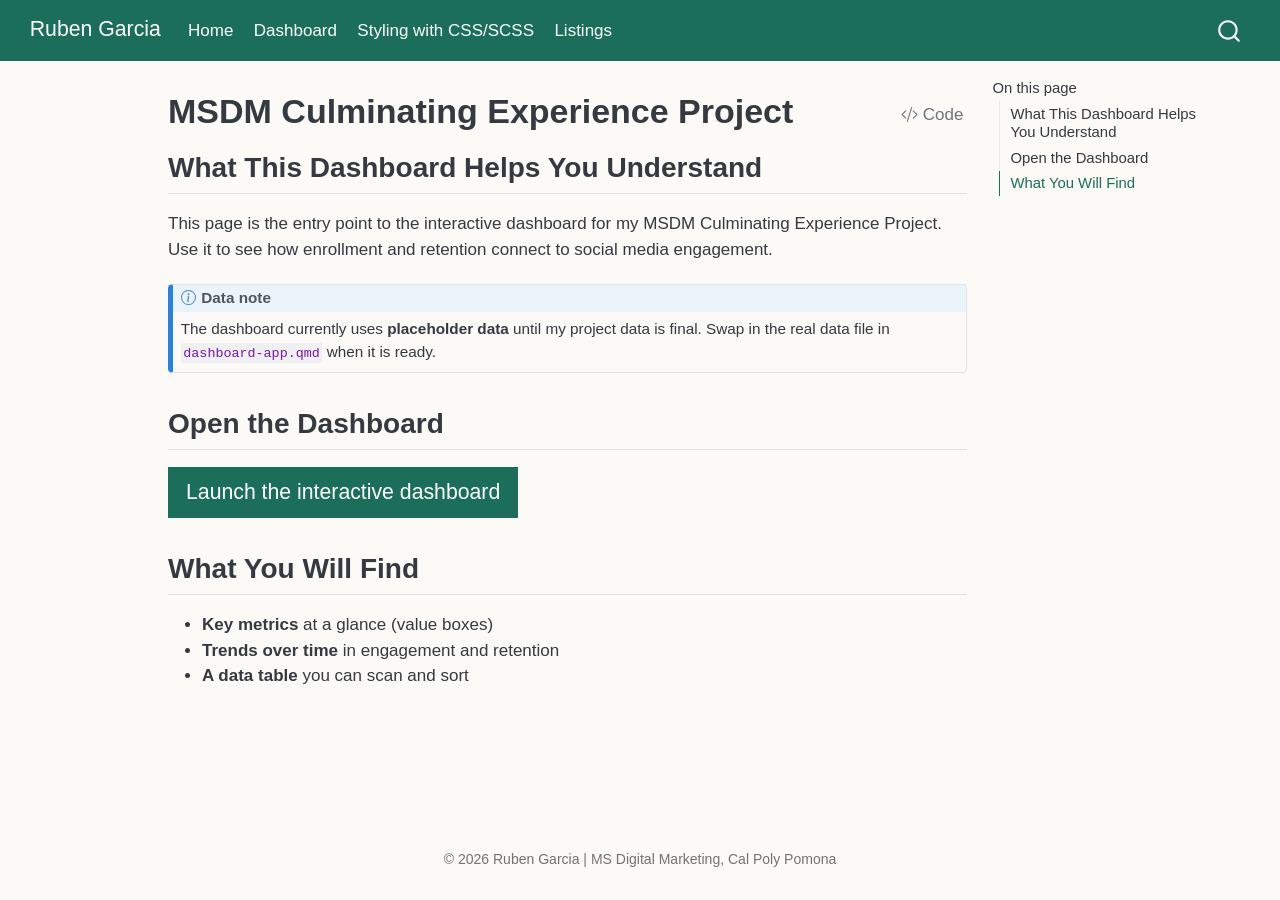
<file: docs/dashboard.html>
<!DOCTYPE html>
<html xmlns="http://www.w3.org/1999/xhtml" lang="en" xml:lang="en"><head>

<meta charset="utf-8">
<meta name="generator" content="quarto-1.9.38">

<meta name="viewport" content="width=device-width, initial-scale=1.0, user-scalable=yes">


<title>MSDM Culminating Experience Project – Ruben Garcia</title>
<style>
/* Default styles provided by pandoc.
** See https://pandoc.org/MANUAL.html#variables-for-html for config info.
*/
code{white-space: pre-wrap;}
span.smallcaps{font-variant: small-caps;}
div.columns{display: flex; gap: min(4vw, 1.5em);}
div.column{flex: auto; overflow-x: auto;}
div.hanging-indent{margin-left: 1.5em; text-indent: -1.5em;}
ul.task-list{list-style: none;}
ul.task-list li input[type="checkbox"] {
  width: 0.8em;
  margin: 0 0.8em 0.2em -1em; /* quarto-specific, see https://github.com/quarto-dev/quarto-cli/issues/4556 */ 
  vertical-align: middle;
}
/* CSS for syntax highlighting */
html { -webkit-text-size-adjust: 100%; }
pre > code.sourceCode { white-space: pre; position: relative; }
pre > code.sourceCode > span { display: inline-block; line-height: 1.25; }
pre > code.sourceCode > span:empty { height: 1.2em; }
.sourceCode { overflow: visible; }
code.sourceCode > span { color: inherit; text-decoration: inherit; }
div.sourceCode { margin: 1em 0; }
pre.sourceCode { margin: 0; }
@media screen {
div.sourceCode { overflow: auto; }
}
@media print {
pre > code.sourceCode { white-space: pre-wrap; }
pre > code.sourceCode > span { text-indent: -5em; padding-left: 5em; }
}
pre.numberSource code
  { counter-reset: source-line 0; }
pre.numberSource code > span
  { position: relative; left: -4em; counter-increment: source-line; }
pre.numberSource code > span > a:first-child::before
  { content: counter(source-line);
    position: relative; left: -1em; text-align: right; vertical-align: baseline;
    border: none; display: inline-block;
    -webkit-touch-callout: none; -webkit-user-select: none;
    -khtml-user-select: none; -moz-user-select: none;
    -ms-user-select: none; user-select: none;
    padding: 0 4px; width: 4em;
  }
pre.numberSource { margin-left: 3em;  padding-left: 4px; }
div.sourceCode
  {   }
@media screen {
pre > code.sourceCode > span > a:first-child::before { text-decoration: underline; }
}
</style>


<script src="site_libs/quarto-nav/quarto-nav.js"></script>
<script src="site_libs/quarto-nav/headroom.min.js"></script>
<script src="site_libs/clipboard/clipboard.min.js"></script>
<script src="site_libs/quarto-search/autocomplete.umd.js"></script>
<script src="site_libs/quarto-search/fuse.min.js"></script>
<script src="site_libs/quarto-search/quarto-search.js"></script>
<meta name="quarto:offset" content="./">
<link href="./images/ruben.jpeg" rel="icon" type="image/jpeg">
<script src="site_libs/quarto-html/quarto.js" type="module"></script>
<script src="site_libs/quarto-html/tabsets/tabsets.js" type="module"></script>
<script src="site_libs/quarto-html/popper.min.js"></script>
<script src="site_libs/quarto-html/tippy.umd.min.js"></script>
<script src="site_libs/quarto-html/anchor.min.js"></script>
<link href="site_libs/quarto-html/tippy.css" rel="stylesheet">
<link href="site_libs/quarto-html/quarto-syntax-highlighting-15634bcf2e68342d4ad2dfa704d543f6.css" rel="stylesheet" id="quarto-text-highlighting-styles">
<script src="site_libs/bootstrap/bootstrap.min.js"></script>
<link href="site_libs/bootstrap/bootstrap-icons.css" rel="stylesheet">
<link href="site_libs/bootstrap/bootstrap-f38e6d8df13aaf6bc45f7460af661cfe.min.css" rel="stylesheet" append-hash="true" id="quarto-bootstrap" data-mode="light">
<script id="quarto-search-options" type="application/json">{
  "location": "navbar",
  "copy-button": false,
  "collapse-after": 3,
  "panel-placement": "end",
  "type": "overlay",
  "limit": 50,
  "keyboard-shortcut": [
    "f",
    "/",
    "s"
  ],
  "show-item-context": false,
  "language": {
    "search-no-results-text": "No results",
    "search-matching-documents-text": "matching documents",
    "search-copy-link-title": "Copy link to search",
    "search-hide-matches-text": "Hide additional matches",
    "search-more-match-text": "more match in this document",
    "search-more-matches-text": "more matches in this document",
    "search-clear-button-title": "Clear",
    "search-text-placeholder": "",
    "search-detached-cancel-button-title": "Cancel",
    "search-submit-button-title": "Submit",
    "search-label": "Search"
  }
}</script>


</head>

<body class="nav-fixed quarto-light">

<div id="quarto-search-results"></div>
  <header id="quarto-header" class="headroom fixed-top">
    <nav class="navbar navbar-expand-lg " data-bs-theme="dark">
      <div class="navbar-container container-fluid">
      <div class="navbar-brand-container mx-auto">
    <a class="navbar-brand" href="./index.html">
    <span class="navbar-title">Ruben Garcia</span>
    </a>
  </div>
            <div id="quarto-search" class="" title="Search"></div>
          <button class="navbar-toggler" type="button" data-bs-toggle="collapse" data-bs-target="#navbarCollapse" aria-controls="navbarCollapse" role="menu" aria-expanded="false" aria-label="Toggle navigation" onclick="if (window.quartoToggleHeadroom) { window.quartoToggleHeadroom(); }">
  <span class="navbar-toggler-icon"></span>
</button>
          <div class="collapse navbar-collapse" id="navbarCollapse">
            <ul class="navbar-nav navbar-nav-scroll me-auto">
  <li class="nav-item">
    <a class="nav-link" href="./index.html"> 
<span class="menu-text">Home</span></a>
  </li>  
  <li class="nav-item">
    <a class="nav-link active" href="./dashboard.html" aria-current="page"> 
<span class="menu-text">Dashboard</span></a>
  </li>  
  <li class="nav-item">
    <a class="nav-link" href="./css-scss.html"> 
<span class="menu-text">Styling with CSS/SCSS</span></a>
  </li>  
  <li class="nav-item">
    <a class="nav-link" href="./listings.html"> 
<span class="menu-text">Listings</span></a>
  </li>  
</ul>
          </div> <!-- /navcollapse -->
            <div class="quarto-navbar-tools">
</div>
      </div> <!-- /container-fluid -->
    </nav>
</header>
<!-- content -->
<div id="quarto-content" class="quarto-container page-columns page-rows-contents page-layout-article page-navbar">
<!-- sidebar -->
<!-- margin-sidebar -->
    <div id="quarto-margin-sidebar" class="sidebar margin-sidebar">
        <nav id="TOC" role="doc-toc" class="toc-active">
    <h2 id="toc-title">On this page</h2>
   
  <ul>
  <li><a href="#what-this-dashboard-helps-you-understand" id="toc-what-this-dashboard-helps-you-understand" class="nav-link active" data-scroll-target="#what-this-dashboard-helps-you-understand">What This Dashboard Helps You Understand</a></li>
  <li><a href="#open-the-dashboard" id="toc-open-the-dashboard" class="nav-link" data-scroll-target="#open-the-dashboard">Open the Dashboard</a></li>
  <li><a href="#what-you-will-find" id="toc-what-you-will-find" class="nav-link" data-scroll-target="#what-you-will-find">What You Will Find</a></li>
  </ul>
</nav>
    </div>
<!-- main -->
<main class="content" id="quarto-document-content">

<header id="title-block-header" class="quarto-title-block default">
<div class="quarto-title">
<div class="quarto-title-block"><div><h1 class="title">MSDM Culminating Experience Project</h1><button type="button" class="btn code-tools-button" id="quarto-code-tools-source"><i class="bi"></i> Code</button></div></div>
</div>



<div class="quarto-title-meta">

    
  
    
  </div>
  


</header>


<section id="what-this-dashboard-helps-you-understand" class="level2">
<h2 class="anchored" data-anchor-id="what-this-dashboard-helps-you-understand">What This Dashboard Helps You Understand</h2>
<p>This page is the entry point to the interactive dashboard for my MSDM Culminating Experience Project. Use it to see how enrollment and retention connect to social media engagement.</p>
<div class="callout callout-style-default callout-note callout-titled">
<div class="callout-header d-flex align-content-center">
<div class="callout-icon-container">
<i class="callout-icon"></i>
</div>
<div class="callout-title-container flex-fill">
<span class="screen-reader-only">Note</span>Data note
</div>
</div>
<div class="callout-body-container callout-body">
<p>The dashboard currently uses <strong>placeholder data</strong> until my project data is final. Swap in the real data file in <code>dashboard-app.qmd</code> when it is ready.</p>
</div>
</div>
</section>
<section id="open-the-dashboard" class="level2">
<h2 class="anchored" data-anchor-id="open-the-dashboard">Open the Dashboard</h2>
<p><a href="./dashboard-app.html" class="btn btn-primary btn-lg">Launch the interactive dashboard</a></p>
</section>
<section id="what-you-will-find" class="level2">
<h2 class="anchored" data-anchor-id="what-you-will-find">What You Will Find</h2>
<ul>
<li><strong>Key metrics</strong> at a glance (value boxes)</li>
<li><strong>Trends over time</strong> in engagement and retention</li>
<li><strong>A data table</strong> you can scan and sort</li>
</ul>


<!-- -->

</section>

</main> <!-- /main -->
<script id="quarto-html-after-body" type="application/javascript">
  window.document.addEventListener("DOMContentLoaded", function (event) {
    const icon = "";
    const anchorJS = new window.AnchorJS();
    anchorJS.options = {
      placement: 'right',
      icon: icon
    };
    anchorJS.add('.anchored');
    const isCodeAnnotation = (el) => {
      for (const clz of el.classList) {
        if (clz.startsWith('code-annotation-')) {                     
          return true;
        }
      }
      return false;
    }
    const onCopySuccess = function(e) {
      // button target
      const button = e.trigger;
      // don't keep focus
      button.blur();
      // flash "checked"
      button.classList.add('code-copy-button-checked');
      var currentTitle = button.getAttribute("title");
      button.setAttribute("title", "Copied!");
      let tooltip;
      if (window.bootstrap) {
        button.setAttribute("data-bs-toggle", "tooltip");
        button.setAttribute("data-bs-placement", "left");
        button.setAttribute("data-bs-title", "Copied!");
        tooltip = new bootstrap.Tooltip(button, 
          { trigger: "manual", 
            customClass: "code-copy-button-tooltip",
            offset: [0, -8]});
        tooltip.show();    
      }
      setTimeout(function() {
        if (tooltip) {
          tooltip.hide();
          button.removeAttribute("data-bs-title");
          button.removeAttribute("data-bs-toggle");
          button.removeAttribute("data-bs-placement");
        }
        button.setAttribute("title", currentTitle);
        button.classList.remove('code-copy-button-checked');
      }, 1000);
      // clear code selection
      e.clearSelection();
    }
    const getTextToCopy = function(trigger) {
      const outerScaffold = trigger.parentElement.cloneNode(true);
      const codeEl = outerScaffold.querySelector('code');
      for (const childEl of codeEl.children) {
        if (isCodeAnnotation(childEl)) {
          childEl.remove();
        }
      }
      return codeEl.innerText;
    }
    const clipboard = new window.ClipboardJS('.code-copy-button:not([data-in-quarto-modal])', {
      text: getTextToCopy
    });
    clipboard.on('success', onCopySuccess);
    if (window.document.getElementById('quarto-embedded-source-code-modal')) {
      const clipboardModal = new window.ClipboardJS('.code-copy-button[data-in-quarto-modal]', {
        text: getTextToCopy,
        container: window.document.getElementById('quarto-embedded-source-code-modal')
      });
      clipboardModal.on('success', onCopySuccess);
    }
    const viewSource = window.document.getElementById('quarto-view-source') ||
                       window.document.getElementById('quarto-code-tools-source');
    if (viewSource) {
      const sourceUrl = viewSource.getAttribute("data-quarto-source-url");
      viewSource.addEventListener("click", function(e) {
        if (sourceUrl) {
          // rstudio viewer pane
          if (/\bcapabilities=\b/.test(window.location)) {
            window.open(sourceUrl);
          } else {
            window.location.href = sourceUrl;
          }
        } else {
          const modal = new bootstrap.Modal(document.getElementById('quarto-embedded-source-code-modal'));
          modal.show();
        }
        return false;
      });
    }
    function toggleCodeHandler(show) {
      return function(e) {
        const detailsSrc = window.document.querySelectorAll(".cell > details > .sourceCode");
        for (let i=0; i<detailsSrc.length; i++) {
          const details = detailsSrc[i].parentElement;
          if (show) {
            details.open = true;
          } else {
            details.removeAttribute("open");
          }
        }
        const cellCodeDivs = window.document.querySelectorAll(".cell > .sourceCode");
        const fromCls = show ? "hidden" : "unhidden";
        const toCls = show ? "unhidden" : "hidden";
        for (let i=0; i<cellCodeDivs.length; i++) {
          const codeDiv = cellCodeDivs[i];
          if (codeDiv.classList.contains(fromCls)) {
            codeDiv.classList.remove(fromCls);
            codeDiv.classList.add(toCls);
          } 
        }
        return false;
      }
    }
    const hideAllCode = window.document.getElementById("quarto-hide-all-code");
    if (hideAllCode) {
      hideAllCode.addEventListener("click", toggleCodeHandler(false));
    }
    const showAllCode = window.document.getElementById("quarto-show-all-code");
    if (showAllCode) {
      showAllCode.addEventListener("click", toggleCodeHandler(true));
    }
      var localhostRegex = new RegExp(/^(?:http|https):\/\/localhost\:?[0-9]*\//);
      var mailtoRegex = new RegExp(/^mailto:/);
        var filterRegex = new RegExp('/' + window.location.host + '/');
      var isInternal = (href) => {
          return filterRegex.test(href) || localhostRegex.test(href) || mailtoRegex.test(href);
      }
      // Inspect non-navigation links and adorn them if external
     var links = window.document.querySelectorAll('a[href]:not(.nav-link):not(.navbar-brand):not(.toc-action):not(.sidebar-link):not(.sidebar-item-toggle):not(.pagination-link):not(.no-external):not([aria-hidden]):not(.dropdown-item):not(.quarto-navigation-tool):not(.about-link)');
      for (var i=0; i<links.length; i++) {
        const link = links[i];
        if (!isInternal(link.href)) {
          // undo the damage that might have been done by quarto-nav.js in the case of
          // links that we want to consider external
          if (link.dataset.originalHref !== undefined) {
            link.href = link.dataset.originalHref;
          }
        }
      }
    function tippyHover(el, contentFn, onTriggerFn, onUntriggerFn) {
      const config = {
        allowHTML: true,
        maxWidth: 500,
        delay: 100,
        arrow: false,
        appendTo: function(el) {
            return el.parentElement;
        },
        interactive: true,
        interactiveBorder: 10,
        theme: 'quarto',
        placement: 'bottom-start',
      };
      if (contentFn) {
        config.content = contentFn;
      }
      if (onTriggerFn) {
        config.onTrigger = onTriggerFn;
      }
      if (onUntriggerFn) {
        config.onUntrigger = onUntriggerFn;
      }
      window.tippy(el, config); 
    }
    const noterefs = window.document.querySelectorAll('a[role="doc-noteref"]');
    for (var i=0; i<noterefs.length; i++) {
      const ref = noterefs[i];
      tippyHover(ref, function() {
        // use id or data attribute instead here
        let href = ref.getAttribute('data-footnote-href') || ref.getAttribute('href');
        try { href = new URL(href).hash; } catch {}
        const id = href.replace(/^#\/?/, "");
        const note = window.document.getElementById(id);
        if (note) {
          return note.innerHTML;
        } else {
          return "";
        }
      });
    }
    const xrefs = window.document.querySelectorAll('a.quarto-xref');
    const processXRef = (id, note) => {
      // Strip column container classes
      const stripColumnClz = (el) => {
        el.classList.remove("page-full", "page-columns");
        if (el.children) {
          for (const child of el.children) {
            stripColumnClz(child);
          }
        }
      }
      stripColumnClz(note)
      if (id === null || id.startsWith('sec-')) {
        // Special case sections, only their first couple elements
        const container = document.createElement("div");
        if (note.children && note.children.length > 2) {
          container.appendChild(note.children[0].cloneNode(true));
          for (let i = 1; i < note.children.length; i++) {
            const child = note.children[i];
            if (child.tagName === "P" && child.innerText === "") {
              continue;
            } else {
              container.appendChild(child.cloneNode(true));
              break;
            }
          }
          if (window.Quarto?.typesetMath) {
            window.Quarto.typesetMath(container);
          }
          return container.innerHTML
        } else {
          if (window.Quarto?.typesetMath) {
            window.Quarto.typesetMath(note);
          }
          return note.innerHTML;
        }
      } else {
        // Remove any anchor links if they are present
        const anchorLink = note.querySelector('a.anchorjs-link');
        if (anchorLink) {
          anchorLink.remove();
        }
        if (window.Quarto?.typesetMath) {
          window.Quarto.typesetMath(note);
        }
        if (note.classList.contains("callout")) {
          return note.outerHTML;
        } else {
          return note.innerHTML;
        }
      }
    }
    for (var i=0; i<xrefs.length; i++) {
      const xref = xrefs[i];
      tippyHover(xref, undefined, function(instance) {
        instance.disable();
        let url = xref.getAttribute('href');
        let hash = undefined; 
        if (url.startsWith('#')) {
          hash = url;
        } else {
          try { hash = new URL(url).hash; } catch {}
        }
        if (hash) {
          const id = hash.replace(/^#\/?/, "");
          const note = window.document.getElementById(id);
          if (note !== null) {
            try {
              const html = processXRef(id, note.cloneNode(true));
              instance.setContent(html);
            } finally {
              instance.enable();
              instance.show();
            }
          } else {
            // See if we can fetch this
            fetch(url.split('#')[0])
            .then(res => res.text())
            .then(html => {
              const parser = new DOMParser();
              const htmlDoc = parser.parseFromString(html, "text/html");
              const note = htmlDoc.getElementById(id);
              if (note !== null) {
                const html = processXRef(id, note);
                instance.setContent(html);
              } 
            }).finally(() => {
              instance.enable();
              instance.show();
            });
          }
        } else {
          // See if we can fetch a full url (with no hash to target)
          // This is a special case and we should probably do some content thinning / targeting
          fetch(url)
          .then(res => res.text())
          .then(html => {
            const parser = new DOMParser();
            const htmlDoc = parser.parseFromString(html, "text/html");
            const note = htmlDoc.querySelector('main.content');
            if (note !== null) {
              // This should only happen for chapter cross references
              // (since there is no id in the URL)
              // remove the first header
              if (note.children.length > 0 && note.children[0].tagName === "HEADER") {
                note.children[0].remove();
              }
              const html = processXRef(null, note);
              instance.setContent(html);
            } 
          }).finally(() => {
            instance.enable();
            instance.show();
          });
        }
      }, function(instance) {
      });
    }
        let selectedAnnoteEl;
        const selectorForAnnotation = ( cell, annotation) => {
          let cellAttr = 'data-code-cell="' + cell + '"';
          let lineAttr = 'data-code-annotation="' +  annotation + '"';
          const selector = 'span[' + cellAttr + '][' + lineAttr + ']';
          return selector;
        }
        const selectCodeLines = (annoteEl) => {
          const doc = window.document;
          const targetCell = annoteEl.getAttribute("data-target-cell");
          const targetAnnotation = annoteEl.getAttribute("data-target-annotation");
          const annoteSpan = window.document.querySelector(selectorForAnnotation(targetCell, targetAnnotation));
          const lines = annoteSpan.getAttribute("data-code-lines").split(",");
          const lineIds = lines.map((line) => {
            return targetCell + "-" + line;
          })
          let top = null;
          let height = null;
          let parent = null;
          if (lineIds.length > 0) {
              //compute the position of the single el (top and bottom and make a div)
              const el = window.document.getElementById(lineIds[0]);
              top = el.offsetTop;
              height = el.offsetHeight;
              parent = el.parentElement.parentElement;
            if (lineIds.length > 1) {
              const lastEl = window.document.getElementById(lineIds[lineIds.length - 1]);
              const bottom = lastEl.offsetTop + lastEl.offsetHeight;
              height = bottom - top;
            }
            if (top !== null && height !== null && parent !== null) {
              // cook up a div (if necessary) and position it 
              let div = window.document.getElementById("code-annotation-line-highlight");
              if (div === null) {
                div = window.document.createElement("div");
                div.setAttribute("id", "code-annotation-line-highlight");
                div.style.position = 'absolute';
                parent.appendChild(div);
              }
              div.style.top = top - 2 + "px";
              div.style.height = height + 4 + "px";
              div.style.left = 0;
              let gutterDiv = window.document.getElementById("code-annotation-line-highlight-gutter");
              if (gutterDiv === null) {
                gutterDiv = window.document.createElement("div");
                gutterDiv.setAttribute("id", "code-annotation-line-highlight-gutter");
                gutterDiv.style.position = 'absolute';
                const codeCell = window.document.getElementById(targetCell);
                const gutter = codeCell.querySelector('.code-annotation-gutter');
                gutter.appendChild(gutterDiv);
              }
              gutterDiv.style.top = top - 2 + "px";
              gutterDiv.style.height = height + 4 + "px";
            }
            selectedAnnoteEl = annoteEl;
          }
        };
        const unselectCodeLines = () => {
          const elementsIds = ["code-annotation-line-highlight", "code-annotation-line-highlight-gutter"];
          elementsIds.forEach((elId) => {
            const div = window.document.getElementById(elId);
            if (div) {
              div.remove();
            }
          });
          selectedAnnoteEl = undefined;
        };
          // Handle positioning of the toggle
      window.addEventListener(
        "resize",
        throttle(() => {
          elRect = undefined;
          if (selectedAnnoteEl) {
            selectCodeLines(selectedAnnoteEl);
          }
        }, 10)
      );
      function throttle(fn, ms) {
      let throttle = false;
      let timer;
        return (...args) => {
          if(!throttle) { // first call gets through
              fn.apply(this, args);
              throttle = true;
          } else { // all the others get throttled
              if(timer) clearTimeout(timer); // cancel #2
              timer = setTimeout(() => {
                fn.apply(this, args);
                timer = throttle = false;
              }, ms);
          }
        };
      }
        // Attach click handler to the DT
        const annoteDls = window.document.querySelectorAll('dt[data-target-cell]');
        for (const annoteDlNode of annoteDls) {
          annoteDlNode.addEventListener('click', (event) => {
            const clickedEl = event.target;
            if (clickedEl !== selectedAnnoteEl) {
              unselectCodeLines();
              const activeEl = window.document.querySelector('dt[data-target-cell].code-annotation-active');
              if (activeEl) {
                activeEl.classList.remove('code-annotation-active');
              }
              selectCodeLines(clickedEl);
              clickedEl.classList.add('code-annotation-active');
            } else {
              // Unselect the line
              unselectCodeLines();
              clickedEl.classList.remove('code-annotation-active');
            }
          });
        }
    const findCites = (el) => {
      const parentEl = el.parentElement;
      if (parentEl) {
        const cites = parentEl.dataset.cites;
        if (cites) {
          return {
            el,
            cites: cites.split(' ')
          };
        } else {
          return findCites(el.parentElement)
        }
      } else {
        return undefined;
      }
    };
    var bibliorefs = window.document.querySelectorAll('a[role="doc-biblioref"]');
    for (var i=0; i<bibliorefs.length; i++) {
      const ref = bibliorefs[i];
      const citeInfo = findCites(ref);
      if (citeInfo) {
        tippyHover(citeInfo.el, function() {
          var popup = window.document.createElement('div');
          citeInfo.cites.forEach(function(cite) {
            var citeDiv = window.document.createElement('div');
            citeDiv.classList.add('hanging-indent');
            citeDiv.classList.add('csl-entry');
            var biblioDiv = window.document.getElementById('ref-' + cite);
            if (biblioDiv) {
              citeDiv.innerHTML = biblioDiv.innerHTML;
            }
            popup.appendChild(citeDiv);
          });
          return popup.innerHTML;
        });
      }
    }
  });
  </script><div class="modal fade" id="quarto-embedded-source-code-modal" tabindex="-1" aria-labelledby="quarto-embedded-source-code-modal-label" aria-hidden="true"><div class="modal-dialog modal-dialog-scrollable"><div class="modal-content"><div class="modal-header"><h5 class="modal-title" id="quarto-embedded-source-code-modal-label">Source Code</h5><button class="btn-close" data-bs-dismiss="modal"></button></div><div class="modal-body"><div class="">
<div class="code-copy-outer-scaffold"><div class="sourceCode" id="cb1" data-shortcodes="false"><pre class="sourceCode markdown code-with-copy"><code class="sourceCode markdown"><span id="cb1-1"><a href="#cb1-1" aria-hidden="true" tabindex="-1"></a><span class="co">---</span></span>
<span id="cb1-2"><a href="#cb1-2" aria-hidden="true" tabindex="-1"></a><span class="an">title:</span><span class="co"> "MSDM Culminating Experience Project"</span></span>
<span id="cb1-3"><a href="#cb1-3" aria-hidden="true" tabindex="-1"></a><span class="co">---</span></span>
<span id="cb1-4"><a href="#cb1-4" aria-hidden="true" tabindex="-1"></a></span>
<span id="cb1-5"><a href="#cb1-5" aria-hidden="true" tabindex="-1"></a><span class="fu">## What This Dashboard Helps You Understand</span></span>
<span id="cb1-6"><a href="#cb1-6" aria-hidden="true" tabindex="-1"></a></span>
<span id="cb1-7"><a href="#cb1-7" aria-hidden="true" tabindex="-1"></a>This page is the entry point to the interactive dashboard for my MSDM Culminating Experience Project. Use it to see how enrollment and retention connect to social media engagement.</span>
<span id="cb1-8"><a href="#cb1-8" aria-hidden="true" tabindex="-1"></a></span>
<span id="cb1-9"><a href="#cb1-9" aria-hidden="true" tabindex="-1"></a>::: {.callout-note}</span>
<span id="cb1-10"><a href="#cb1-10" aria-hidden="true" tabindex="-1"></a><span class="fu">## Data note</span></span>
<span id="cb1-11"><a href="#cb1-11" aria-hidden="true" tabindex="-1"></a>The dashboard currently uses **placeholder data** until my project data is final. Swap in the real data file in <span class="in">`dashboard-app.qmd`</span> when it is ready.</span>
<span id="cb1-12"><a href="#cb1-12" aria-hidden="true" tabindex="-1"></a>:::</span>
<span id="cb1-13"><a href="#cb1-13" aria-hidden="true" tabindex="-1"></a></span>
<span id="cb1-14"><a href="#cb1-14" aria-hidden="true" tabindex="-1"></a><span class="fu">## Open the Dashboard</span></span>
<span id="cb1-15"><a href="#cb1-15" aria-hidden="true" tabindex="-1"></a></span>
<span id="cb1-16"><a href="#cb1-16" aria-hidden="true" tabindex="-1"></a><span class="co">[</span><span class="ot">Launch the interactive dashboard</span><span class="co">](dashboard-app.qmd)</span>{.btn .btn-primary .btn-lg}</span>
<span id="cb1-17"><a href="#cb1-17" aria-hidden="true" tabindex="-1"></a></span>
<span id="cb1-18"><a href="#cb1-18" aria-hidden="true" tabindex="-1"></a><span class="fu">## What You Will Find</span></span>
<span id="cb1-19"><a href="#cb1-19" aria-hidden="true" tabindex="-1"></a></span>
<span id="cb1-20"><a href="#cb1-20" aria-hidden="true" tabindex="-1"></a><span class="ss">- </span>**Key metrics** at a glance (value boxes)</span>
<span id="cb1-21"><a href="#cb1-21" aria-hidden="true" tabindex="-1"></a><span class="ss">- </span>**Trends over time** in engagement and retention</span>
<span id="cb1-22"><a href="#cb1-22" aria-hidden="true" tabindex="-1"></a><span class="ss">- </span>**A data table** you can scan and sort</span></code></pre></div><button title="Copy to Clipboard" class="code-copy-button" data-in-quarto-modal=""><i class="bi"></i></button></div>
</div></div></div></div></div>
</div> <!-- /content -->
<footer class="footer">
  <div class="nav-footer">
    <div class="nav-footer-left">
      &nbsp;
    </div>   
    <div class="nav-footer-center">
<p>© 2026 Ruben Garcia | MS Digital Marketing, Cal Poly Pomona</p>
</div>
    <div class="nav-footer-right">
      &nbsp;
    </div>
  </div>
</footer>




</body></html>
</file>
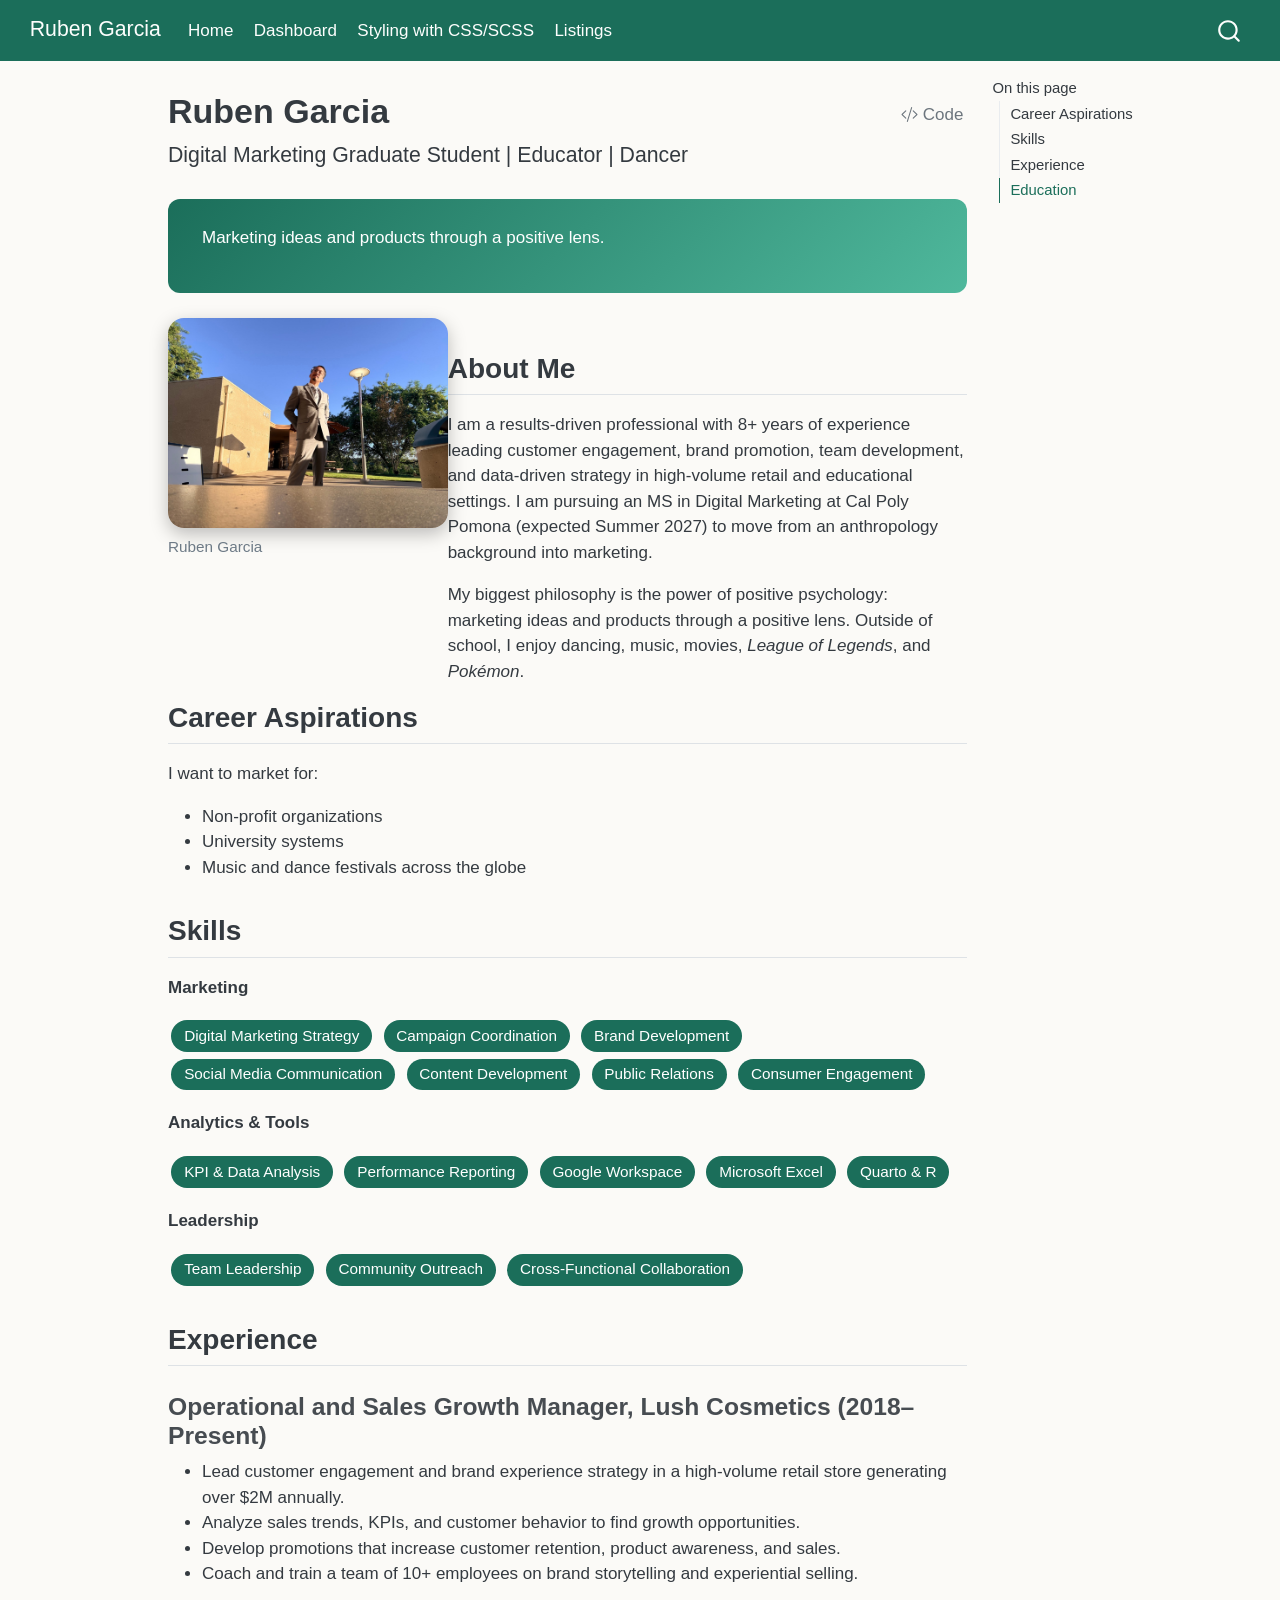
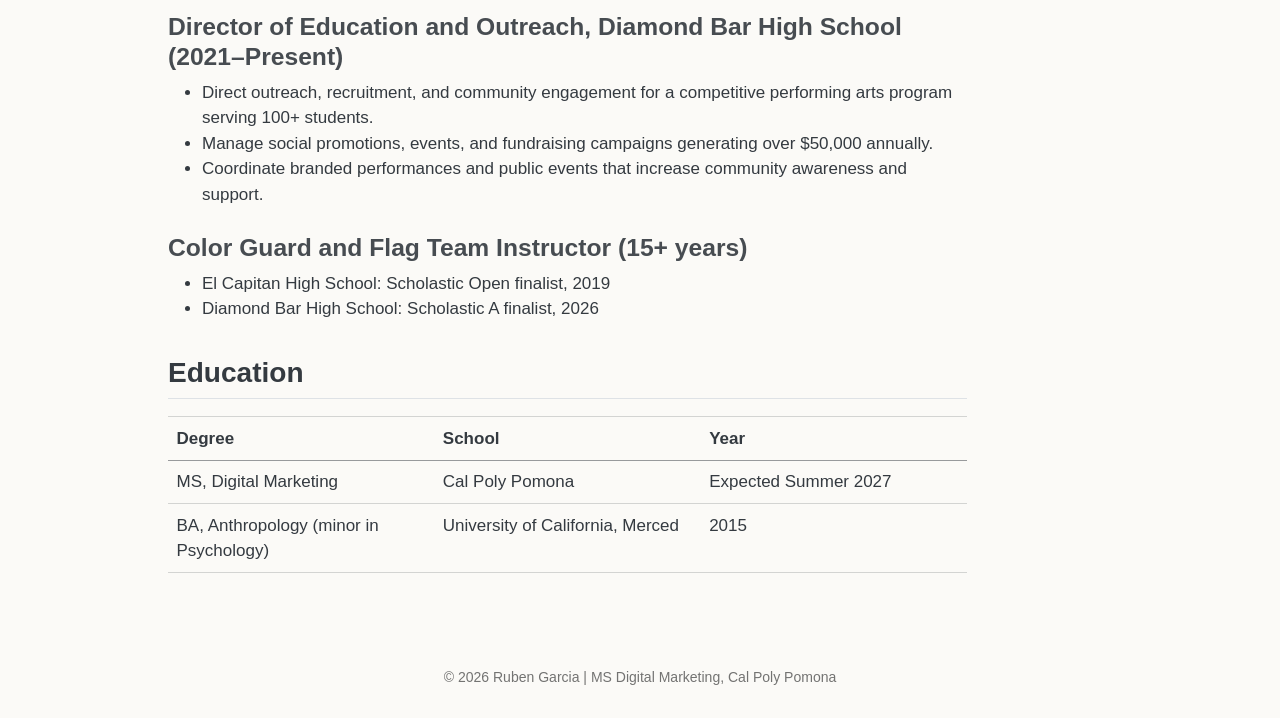
<file: docs/Garcia, Ruben_M10.html>
<!DOCTYPE html>
<html xmlns="http://www.w3.org/1999/xhtml" lang="en" xml:lang="en"><head>

<meta charset="utf-8">
<meta name="generator" content="quarto-1.9.38">

<meta name="viewport" content="width=device-width, initial-scale=1.0, user-scalable=yes">


<title>Ruben Garcia</title>
<style>
/* Default styles provided by pandoc.
** See https://pandoc.org/MANUAL.html#variables-for-html for config info.
*/
code{white-space: pre-wrap;}
span.smallcaps{font-variant: small-caps;}
div.columns{display: flex; gap: min(4vw, 1.5em);}
div.column{flex: auto; overflow-x: auto;}
div.hanging-indent{margin-left: 1.5em; text-indent: -1.5em;}
ul.task-list{list-style: none;}
ul.task-list li input[type="checkbox"] {
  width: 0.8em;
  margin: 0 0.8em 0.2em -1em; /* quarto-specific, see https://github.com/quarto-dev/quarto-cli/issues/4556 */ 
  vertical-align: middle;
}
/* CSS for syntax highlighting */
html { -webkit-text-size-adjust: 100%; }
pre > code.sourceCode { white-space: pre; position: relative; }
pre > code.sourceCode > span { display: inline-block; line-height: 1.25; }
pre > code.sourceCode > span:empty { height: 1.2em; }
.sourceCode { overflow: visible; }
code.sourceCode > span { color: inherit; text-decoration: inherit; }
div.sourceCode { margin: 1em 0; }
pre.sourceCode { margin: 0; }
@media screen {
div.sourceCode { overflow: auto; }
}
@media print {
pre > code.sourceCode { white-space: pre-wrap; }
pre > code.sourceCode > span { text-indent: -5em; padding-left: 5em; }
}
pre.numberSource code
  { counter-reset: source-line 0; }
pre.numberSource code > span
  { position: relative; left: -4em; counter-increment: source-line; }
pre.numberSource code > span > a:first-child::before
  { content: counter(source-line);
    position: relative; left: -1em; text-align: right; vertical-align: baseline;
    border: none; display: inline-block;
    -webkit-touch-callout: none; -webkit-user-select: none;
    -khtml-user-select: none; -moz-user-select: none;
    -ms-user-select: none; user-select: none;
    padding: 0 4px; width: 4em;
  }
pre.numberSource { margin-left: 3em;  padding-left: 4px; }
div.sourceCode
  {   }
@media screen {
pre > code.sourceCode > span > a:first-child::before { text-decoration: underline; }
}
</style>


<script src="site_libs/quarto-nav/quarto-nav.js"></script>
<script src="site_libs/quarto-nav/headroom.min.js"></script>
<script src="site_libs/clipboard/clipboard.min.js"></script>
<script src="site_libs/quarto-search/autocomplete.umd.js"></script>
<script src="site_libs/quarto-search/fuse.min.js"></script>
<script src="site_libs/quarto-search/quarto-search.js"></script>
<meta name="quarto:offset" content="./">
<link href="./images/ruben.jpeg" rel="icon" type="image/jpeg">
<script src="site_libs/quarto-html/quarto.js" type="module"></script>
<script src="site_libs/quarto-html/tabsets/tabsets.js" type="module"></script>
<script src="site_libs/quarto-html/popper.min.js"></script>
<script src="site_libs/quarto-html/tippy.umd.min.js"></script>
<script src="site_libs/quarto-html/anchor.min.js"></script>
<link href="site_libs/quarto-html/tippy.css" rel="stylesheet">
<link href="site_libs/quarto-html/quarto-syntax-highlighting-15634bcf2e68342d4ad2dfa704d543f6.css" rel="stylesheet" id="quarto-text-highlighting-styles">
<script src="site_libs/bootstrap/bootstrap.min.js"></script>
<link href="site_libs/bootstrap/bootstrap-icons.css" rel="stylesheet">
<link href="site_libs/bootstrap/bootstrap-f38e6d8df13aaf6bc45f7460af661cfe.min.css" rel="stylesheet" append-hash="true" id="quarto-bootstrap" data-mode="light">
<script id="quarto-search-options" type="application/json">{
  "location": "navbar",
  "copy-button": false,
  "collapse-after": 3,
  "panel-placement": "end",
  "type": "overlay",
  "limit": 50,
  "keyboard-shortcut": [
    "f",
    "/",
    "s"
  ],
  "show-item-context": false,
  "language": {
    "search-no-results-text": "No results",
    "search-matching-documents-text": "matching documents",
    "search-copy-link-title": "Copy link to search",
    "search-hide-matches-text": "Hide additional matches",
    "search-more-match-text": "more match in this document",
    "search-more-matches-text": "more matches in this document",
    "search-clear-button-title": "Clear",
    "search-text-placeholder": "",
    "search-detached-cancel-button-title": "Cancel",
    "search-submit-button-title": "Submit",
    "search-label": "Search"
  }
}</script>


</head>

<body class="nav-fixed quarto-light">

<div id="quarto-search-results"></div>
  <header id="quarto-header" class="headroom fixed-top">
    <nav class="navbar navbar-expand-lg " data-bs-theme="dark">
      <div class="navbar-container container-fluid">
      <div class="navbar-brand-container mx-auto">
    <a class="navbar-brand" href="./index.html">
    <span class="navbar-title">Ruben Garcia</span>
    </a>
  </div>
            <div id="quarto-search" class="" title="Search"></div>
          <button class="navbar-toggler" type="button" data-bs-toggle="collapse" data-bs-target="#navbarCollapse" aria-controls="navbarCollapse" role="menu" aria-expanded="false" aria-label="Toggle navigation" onclick="if (window.quartoToggleHeadroom) { window.quartoToggleHeadroom(); }">
  <span class="navbar-toggler-icon"></span>
</button>
          <div class="collapse navbar-collapse" id="navbarCollapse">
            <ul class="navbar-nav navbar-nav-scroll me-auto">
  <li class="nav-item">
    <a class="nav-link" href="./index.html"> 
<span class="menu-text">Home</span></a>
  </li>  
  <li class="nav-item">
    <a class="nav-link" href="./dashboard.html"> 
<span class="menu-text">Dashboard</span></a>
  </li>  
  <li class="nav-item">
    <a class="nav-link" href="./css-scss.html"> 
<span class="menu-text">Styling with CSS/SCSS</span></a>
  </li>  
  <li class="nav-item">
    <a class="nav-link" href="./listings.html"> 
<span class="menu-text">Listings</span></a>
  </li>  
</ul>
          </div> <!-- /navcollapse -->
            <div class="quarto-navbar-tools">
</div>
      </div> <!-- /container-fluid -->
    </nav>
</header>
<!-- content -->
<div id="quarto-content" class="quarto-container page-columns page-rows-contents page-layout-article page-navbar">
<!-- sidebar -->
<!-- margin-sidebar -->
    <div id="quarto-margin-sidebar" class="sidebar margin-sidebar">
        <nav id="TOC" role="doc-toc" class="toc-active">
    <h2 id="toc-title">On this page</h2>
   
  <ul>
  <li><a href="#career-aspirations" id="toc-career-aspirations" class="nav-link active" data-scroll-target="#career-aspirations">Career Aspirations</a></li>
  <li><a href="#skills" id="toc-skills" class="nav-link" data-scroll-target="#skills">Skills</a></li>
  <li><a href="#experience" id="toc-experience" class="nav-link" data-scroll-target="#experience">Experience</a>
  <ul class="collapse">
  <li><a href="#operational-and-sales-growth-manager-lush-cosmetics-2018present" id="toc-operational-and-sales-growth-manager-lush-cosmetics-2018present" class="nav-link" data-scroll-target="#operational-and-sales-growth-manager-lush-cosmetics-2018present">Operational and Sales Growth Manager, Lush Cosmetics (2018–Present)</a></li>
  <li><a href="#director-of-education-and-outreach-diamond-bar-high-school-2021present" id="toc-director-of-education-and-outreach-diamond-bar-high-school-2021present" class="nav-link" data-scroll-target="#director-of-education-and-outreach-diamond-bar-high-school-2021present">Director of Education and Outreach, Diamond Bar High School (2021–Present)</a></li>
  <li><a href="#color-guard-and-flag-team-instructor-15-years" id="toc-color-guard-and-flag-team-instructor-15-years" class="nav-link" data-scroll-target="#color-guard-and-flag-team-instructor-15-years">Color Guard and Flag Team Instructor (15+ years)</a></li>
  </ul></li>
  <li><a href="#education" id="toc-education" class="nav-link" data-scroll-target="#education">Education</a></li>
  </ul>
</nav>
    </div>
<!-- main -->
<main class="content" id="quarto-document-content">

<header id="title-block-header" class="quarto-title-block default">
<div class="quarto-title">
<div class="quarto-title-block"><div><h1 class="title">Ruben Garcia</h1><button type="button" class="btn code-tools-button" id="quarto-code-tools-source"><i class="bi"></i> Code</button></div></div>
<p class="subtitle lead">Digital Marketing Graduate Student | Educator | Dancer</p>
</div>



<div class="quarto-title-meta">

    
  
    
  </div>
  


</header>


<div class="hero">
<p>Marketing ideas and products through a positive lens.</p>
</div>
<div class="columns">
<div class="column" style="width:35%;">
<div class="quarto-figure quarto-figure-center">
<figure class="figure">
<p><img src="images/ruben.jpeg" class="profile-photo img-fluid figure-img" alt="Ruben Garcia in a gray suit on the Cal Poly Pomona campus"></p>
<figcaption>Ruben Garcia</figcaption>
</figure>
</div>
</div><div class="column" style="width:65%;">
<section id="about-me" class="level2">
<h2 class="anchored" data-anchor-id="about-me">About Me</h2>
<p>I am a results-driven professional with 8+ years of experience leading customer engagement, brand promotion, team development, and data-driven strategy in high-volume retail and educational settings. I am pursuing an MS in Digital Marketing at Cal Poly Pomona (expected Summer 2027) to move from an anthropology background into marketing.</p>
<p>My biggest philosophy is the power of positive psychology: marketing ideas and products through a positive lens. Outside of school, I enjoy dancing, music, movies, <em>League of Legends</em>, and <em>Pokémon</em>.</p>
</section>
</div>
</div>
<section id="career-aspirations" class="level2">
<h2 class="anchored" data-anchor-id="career-aspirations">Career Aspirations</h2>
<p>I want to market for:</p>
<ul>
<li>Non-profit organizations</li>
<li>University systems</li>
<li>Music and dance festivals across the globe</li>
</ul>
</section>
<section id="skills" class="level2">
<h2 class="anchored" data-anchor-id="skills">Skills</h2>
<p><strong>Marketing</strong></p>
<p><span class="skill-badge">Digital Marketing Strategy</span> <span class="skill-badge">Campaign Coordination</span> <span class="skill-badge">Brand Development</span> <span class="skill-badge">Social Media Communication</span> <span class="skill-badge">Content Development</span> <span class="skill-badge">Public Relations</span> <span class="skill-badge">Consumer Engagement</span></p>
<p><strong>Analytics &amp; Tools</strong></p>
<p><span class="skill-badge">KPI &amp; Data Analysis</span> <span class="skill-badge">Performance Reporting</span> <span class="skill-badge">Google Workspace</span> <span class="skill-badge">Microsoft Excel</span> <span class="skill-badge">Quarto &amp; R</span></p>
<p><strong>Leadership</strong></p>
<p><span class="skill-badge">Team Leadership</span> <span class="skill-badge">Community Outreach</span> <span class="skill-badge">Cross-Functional Collaboration</span></p>
</section>
<section id="experience" class="level2">
<h2 class="anchored" data-anchor-id="experience">Experience</h2>
<section id="operational-and-sales-growth-manager-lush-cosmetics-2018present" class="level3">
<h3 class="anchored" data-anchor-id="operational-and-sales-growth-manager-lush-cosmetics-2018present">Operational and Sales Growth Manager, Lush Cosmetics (2018–Present)</h3>
<ul>
<li>Lead customer engagement and brand experience strategy in a high-volume retail store generating over $2M annually.</li>
<li>Analyze sales trends, KPIs, and customer behavior to find growth opportunities.</li>
<li>Develop promotions that increase customer retention, product awareness, and sales.</li>
<li>Coach and train a team of 10+ employees on brand storytelling and experiential selling.</li>
</ul>
</section>
<section id="director-of-education-and-outreach-diamond-bar-high-school-2021present" class="level3">
<h3 class="anchored" data-anchor-id="director-of-education-and-outreach-diamond-bar-high-school-2021present">Director of Education and Outreach, Diamond Bar High School (2021–Present)</h3>
<ul>
<li>Direct outreach, recruitment, and community engagement for a competitive performing arts program serving 100+ students.</li>
<li>Manage social promotions, events, and fundraising campaigns generating over $50,000 annually.</li>
<li>Coordinate branded performances and public events that increase community awareness and support.</li>
</ul>
</section>
<section id="color-guard-and-flag-team-instructor-15-years" class="level3">
<h3 class="anchored" data-anchor-id="color-guard-and-flag-team-instructor-15-years">Color Guard and Flag Team Instructor (15+ years)</h3>
<ul>
<li>El Capitan High School: Scholastic Open finalist, 2019</li>
<li>Diamond Bar High School: Scholastic A finalist, 2026</li>
</ul>
</section>
</section>
<section id="education" class="level2">
<h2 class="anchored" data-anchor-id="education">Education</h2>
<table class="caption-top table">
<colgroup>
<col style="width: 33%">
<col style="width: 33%">
<col style="width: 33%">
</colgroup>
<thead>
<tr class="header">
<th>Degree</th>
<th>School</th>
<th>Year</th>
</tr>
</thead>
<tbody>
<tr class="odd">
<td>MS, Digital Marketing</td>
<td>Cal Poly Pomona</td>
<td>Expected Summer 2027</td>
</tr>
<tr class="even">
<td>BA, Anthropology (minor in Psychology)</td>
<td>University of California, Merced</td>
<td>2015</td>
</tr>
</tbody>
</table>


<!-- -->

</section>

</main> <!-- /main -->
<script id="quarto-html-after-body" type="application/javascript">
  window.document.addEventListener("DOMContentLoaded", function (event) {
    const icon = "";
    const anchorJS = new window.AnchorJS();
    anchorJS.options = {
      placement: 'right',
      icon: icon
    };
    anchorJS.add('.anchored');
    const isCodeAnnotation = (el) => {
      for (const clz of el.classList) {
        if (clz.startsWith('code-annotation-')) {                     
          return true;
        }
      }
      return false;
    }
    const onCopySuccess = function(e) {
      // button target
      const button = e.trigger;
      // don't keep focus
      button.blur();
      // flash "checked"
      button.classList.add('code-copy-button-checked');
      var currentTitle = button.getAttribute("title");
      button.setAttribute("title", "Copied!");
      let tooltip;
      if (window.bootstrap) {
        button.setAttribute("data-bs-toggle", "tooltip");
        button.setAttribute("data-bs-placement", "left");
        button.setAttribute("data-bs-title", "Copied!");
        tooltip = new bootstrap.Tooltip(button, 
          { trigger: "manual", 
            customClass: "code-copy-button-tooltip",
            offset: [0, -8]});
        tooltip.show();    
      }
      setTimeout(function() {
        if (tooltip) {
          tooltip.hide();
          button.removeAttribute("data-bs-title");
          button.removeAttribute("data-bs-toggle");
          button.removeAttribute("data-bs-placement");
        }
        button.setAttribute("title", currentTitle);
        button.classList.remove('code-copy-button-checked');
      }, 1000);
      // clear code selection
      e.clearSelection();
    }
    const getTextToCopy = function(trigger) {
      const outerScaffold = trigger.parentElement.cloneNode(true);
      const codeEl = outerScaffold.querySelector('code');
      for (const childEl of codeEl.children) {
        if (isCodeAnnotation(childEl)) {
          childEl.remove();
        }
      }
      return codeEl.innerText;
    }
    const clipboard = new window.ClipboardJS('.code-copy-button:not([data-in-quarto-modal])', {
      text: getTextToCopy
    });
    clipboard.on('success', onCopySuccess);
    if (window.document.getElementById('quarto-embedded-source-code-modal')) {
      const clipboardModal = new window.ClipboardJS('.code-copy-button[data-in-quarto-modal]', {
        text: getTextToCopy,
        container: window.document.getElementById('quarto-embedded-source-code-modal')
      });
      clipboardModal.on('success', onCopySuccess);
    }
    const viewSource = window.document.getElementById('quarto-view-source') ||
                       window.document.getElementById('quarto-code-tools-source');
    if (viewSource) {
      const sourceUrl = viewSource.getAttribute("data-quarto-source-url");
      viewSource.addEventListener("click", function(e) {
        if (sourceUrl) {
          // rstudio viewer pane
          if (/\bcapabilities=\b/.test(window.location)) {
            window.open(sourceUrl);
          } else {
            window.location.href = sourceUrl;
          }
        } else {
          const modal = new bootstrap.Modal(document.getElementById('quarto-embedded-source-code-modal'));
          modal.show();
        }
        return false;
      });
    }
    function toggleCodeHandler(show) {
      return function(e) {
        const detailsSrc = window.document.querySelectorAll(".cell > details > .sourceCode");
        for (let i=0; i<detailsSrc.length; i++) {
          const details = detailsSrc[i].parentElement;
          if (show) {
            details.open = true;
          } else {
            details.removeAttribute("open");
          }
        }
        const cellCodeDivs = window.document.querySelectorAll(".cell > .sourceCode");
        const fromCls = show ? "hidden" : "unhidden";
        const toCls = show ? "unhidden" : "hidden";
        for (let i=0; i<cellCodeDivs.length; i++) {
          const codeDiv = cellCodeDivs[i];
          if (codeDiv.classList.contains(fromCls)) {
            codeDiv.classList.remove(fromCls);
            codeDiv.classList.add(toCls);
          } 
        }
        return false;
      }
    }
    const hideAllCode = window.document.getElementById("quarto-hide-all-code");
    if (hideAllCode) {
      hideAllCode.addEventListener("click", toggleCodeHandler(false));
    }
    const showAllCode = window.document.getElementById("quarto-show-all-code");
    if (showAllCode) {
      showAllCode.addEventListener("click", toggleCodeHandler(true));
    }
      var localhostRegex = new RegExp(/^(?:http|https):\/\/localhost\:?[0-9]*\//);
      var mailtoRegex = new RegExp(/^mailto:/);
        var filterRegex = new RegExp('/' + window.location.host + '/');
      var isInternal = (href) => {
          return filterRegex.test(href) || localhostRegex.test(href) || mailtoRegex.test(href);
      }
      // Inspect non-navigation links and adorn them if external
     var links = window.document.querySelectorAll('a[href]:not(.nav-link):not(.navbar-brand):not(.toc-action):not(.sidebar-link):not(.sidebar-item-toggle):not(.pagination-link):not(.no-external):not([aria-hidden]):not(.dropdown-item):not(.quarto-navigation-tool):not(.about-link)');
      for (var i=0; i<links.length; i++) {
        const link = links[i];
        if (!isInternal(link.href)) {
          // undo the damage that might have been done by quarto-nav.js in the case of
          // links that we want to consider external
          if (link.dataset.originalHref !== undefined) {
            link.href = link.dataset.originalHref;
          }
        }
      }
    function tippyHover(el, contentFn, onTriggerFn, onUntriggerFn) {
      const config = {
        allowHTML: true,
        maxWidth: 500,
        delay: 100,
        arrow: false,
        appendTo: function(el) {
            return el.parentElement;
        },
        interactive: true,
        interactiveBorder: 10,
        theme: 'quarto',
        placement: 'bottom-start',
      };
      if (contentFn) {
        config.content = contentFn;
      }
      if (onTriggerFn) {
        config.onTrigger = onTriggerFn;
      }
      if (onUntriggerFn) {
        config.onUntrigger = onUntriggerFn;
      }
      window.tippy(el, config); 
    }
    const noterefs = window.document.querySelectorAll('a[role="doc-noteref"]');
    for (var i=0; i<noterefs.length; i++) {
      const ref = noterefs[i];
      tippyHover(ref, function() {
        // use id or data attribute instead here
        let href = ref.getAttribute('data-footnote-href') || ref.getAttribute('href');
        try { href = new URL(href).hash; } catch {}
        const id = href.replace(/^#\/?/, "");
        const note = window.document.getElementById(id);
        if (note) {
          return note.innerHTML;
        } else {
          return "";
        }
      });
    }
    const xrefs = window.document.querySelectorAll('a.quarto-xref');
    const processXRef = (id, note) => {
      // Strip column container classes
      const stripColumnClz = (el) => {
        el.classList.remove("page-full", "page-columns");
        if (el.children) {
          for (const child of el.children) {
            stripColumnClz(child);
          }
        }
      }
      stripColumnClz(note)
      if (id === null || id.startsWith('sec-')) {
        // Special case sections, only their first couple elements
        const container = document.createElement("div");
        if (note.children && note.children.length > 2) {
          container.appendChild(note.children[0].cloneNode(true));
          for (let i = 1; i < note.children.length; i++) {
            const child = note.children[i];
            if (child.tagName === "P" && child.innerText === "") {
              continue;
            } else {
              container.appendChild(child.cloneNode(true));
              break;
            }
          }
          if (window.Quarto?.typesetMath) {
            window.Quarto.typesetMath(container);
          }
          return container.innerHTML
        } else {
          if (window.Quarto?.typesetMath) {
            window.Quarto.typesetMath(note);
          }
          return note.innerHTML;
        }
      } else {
        // Remove any anchor links if they are present
        const anchorLink = note.querySelector('a.anchorjs-link');
        if (anchorLink) {
          anchorLink.remove();
        }
        if (window.Quarto?.typesetMath) {
          window.Quarto.typesetMath(note);
        }
        if (note.classList.contains("callout")) {
          return note.outerHTML;
        } else {
          return note.innerHTML;
        }
      }
    }
    for (var i=0; i<xrefs.length; i++) {
      const xref = xrefs[i];
      tippyHover(xref, undefined, function(instance) {
        instance.disable();
        let url = xref.getAttribute('href');
        let hash = undefined; 
        if (url.startsWith('#')) {
          hash = url;
        } else {
          try { hash = new URL(url).hash; } catch {}
        }
        if (hash) {
          const id = hash.replace(/^#\/?/, "");
          const note = window.document.getElementById(id);
          if (note !== null) {
            try {
              const html = processXRef(id, note.cloneNode(true));
              instance.setContent(html);
            } finally {
              instance.enable();
              instance.show();
            }
          } else {
            // See if we can fetch this
            fetch(url.split('#')[0])
            .then(res => res.text())
            .then(html => {
              const parser = new DOMParser();
              const htmlDoc = parser.parseFromString(html, "text/html");
              const note = htmlDoc.getElementById(id);
              if (note !== null) {
                const html = processXRef(id, note);
                instance.setContent(html);
              } 
            }).finally(() => {
              instance.enable();
              instance.show();
            });
          }
        } else {
          // See if we can fetch a full url (with no hash to target)
          // This is a special case and we should probably do some content thinning / targeting
          fetch(url)
          .then(res => res.text())
          .then(html => {
            const parser = new DOMParser();
            const htmlDoc = parser.parseFromString(html, "text/html");
            const note = htmlDoc.querySelector('main.content');
            if (note !== null) {
              // This should only happen for chapter cross references
              // (since there is no id in the URL)
              // remove the first header
              if (note.children.length > 0 && note.children[0].tagName === "HEADER") {
                note.children[0].remove();
              }
              const html = processXRef(null, note);
              instance.setContent(html);
            } 
          }).finally(() => {
            instance.enable();
            instance.show();
          });
        }
      }, function(instance) {
      });
    }
        let selectedAnnoteEl;
        const selectorForAnnotation = ( cell, annotation) => {
          let cellAttr = 'data-code-cell="' + cell + '"';
          let lineAttr = 'data-code-annotation="' +  annotation + '"';
          const selector = 'span[' + cellAttr + '][' + lineAttr + ']';
          return selector;
        }
        const selectCodeLines = (annoteEl) => {
          const doc = window.document;
          const targetCell = annoteEl.getAttribute("data-target-cell");
          const targetAnnotation = annoteEl.getAttribute("data-target-annotation");
          const annoteSpan = window.document.querySelector(selectorForAnnotation(targetCell, targetAnnotation));
          const lines = annoteSpan.getAttribute("data-code-lines").split(",");
          const lineIds = lines.map((line) => {
            return targetCell + "-" + line;
          })
          let top = null;
          let height = null;
          let parent = null;
          if (lineIds.length > 0) {
              //compute the position of the single el (top and bottom and make a div)
              const el = window.document.getElementById(lineIds[0]);
              top = el.offsetTop;
              height = el.offsetHeight;
              parent = el.parentElement.parentElement;
            if (lineIds.length > 1) {
              const lastEl = window.document.getElementById(lineIds[lineIds.length - 1]);
              const bottom = lastEl.offsetTop + lastEl.offsetHeight;
              height = bottom - top;
            }
            if (top !== null && height !== null && parent !== null) {
              // cook up a div (if necessary) and position it 
              let div = window.document.getElementById("code-annotation-line-highlight");
              if (div === null) {
                div = window.document.createElement("div");
                div.setAttribute("id", "code-annotation-line-highlight");
                div.style.position = 'absolute';
                parent.appendChild(div);
              }
              div.style.top = top - 2 + "px";
              div.style.height = height + 4 + "px";
              div.style.left = 0;
              let gutterDiv = window.document.getElementById("code-annotation-line-highlight-gutter");
              if (gutterDiv === null) {
                gutterDiv = window.document.createElement("div");
                gutterDiv.setAttribute("id", "code-annotation-line-highlight-gutter");
                gutterDiv.style.position = 'absolute';
                const codeCell = window.document.getElementById(targetCell);
                const gutter = codeCell.querySelector('.code-annotation-gutter');
                gutter.appendChild(gutterDiv);
              }
              gutterDiv.style.top = top - 2 + "px";
              gutterDiv.style.height = height + 4 + "px";
            }
            selectedAnnoteEl = annoteEl;
          }
        };
        const unselectCodeLines = () => {
          const elementsIds = ["code-annotation-line-highlight", "code-annotation-line-highlight-gutter"];
          elementsIds.forEach((elId) => {
            const div = window.document.getElementById(elId);
            if (div) {
              div.remove();
            }
          });
          selectedAnnoteEl = undefined;
        };
          // Handle positioning of the toggle
      window.addEventListener(
        "resize",
        throttle(() => {
          elRect = undefined;
          if (selectedAnnoteEl) {
            selectCodeLines(selectedAnnoteEl);
          }
        }, 10)
      );
      function throttle(fn, ms) {
      let throttle = false;
      let timer;
        return (...args) => {
          if(!throttle) { // first call gets through
              fn.apply(this, args);
              throttle = true;
          } else { // all the others get throttled
              if(timer) clearTimeout(timer); // cancel #2
              timer = setTimeout(() => {
                fn.apply(this, args);
                timer = throttle = false;
              }, ms);
          }
        };
      }
        // Attach click handler to the DT
        const annoteDls = window.document.querySelectorAll('dt[data-target-cell]');
        for (const annoteDlNode of annoteDls) {
          annoteDlNode.addEventListener('click', (event) => {
            const clickedEl = event.target;
            if (clickedEl !== selectedAnnoteEl) {
              unselectCodeLines();
              const activeEl = window.document.querySelector('dt[data-target-cell].code-annotation-active');
              if (activeEl) {
                activeEl.classList.remove('code-annotation-active');
              }
              selectCodeLines(clickedEl);
              clickedEl.classList.add('code-annotation-active');
            } else {
              // Unselect the line
              unselectCodeLines();
              clickedEl.classList.remove('code-annotation-active');
            }
          });
        }
    const findCites = (el) => {
      const parentEl = el.parentElement;
      if (parentEl) {
        const cites = parentEl.dataset.cites;
        if (cites) {
          return {
            el,
            cites: cites.split(' ')
          };
        } else {
          return findCites(el.parentElement)
        }
      } else {
        return undefined;
      }
    };
    var bibliorefs = window.document.querySelectorAll('a[role="doc-biblioref"]');
    for (var i=0; i<bibliorefs.length; i++) {
      const ref = bibliorefs[i];
      const citeInfo = findCites(ref);
      if (citeInfo) {
        tippyHover(citeInfo.el, function() {
          var popup = window.document.createElement('div');
          citeInfo.cites.forEach(function(cite) {
            var citeDiv = window.document.createElement('div');
            citeDiv.classList.add('hanging-indent');
            citeDiv.classList.add('csl-entry');
            var biblioDiv = window.document.getElementById('ref-' + cite);
            if (biblioDiv) {
              citeDiv.innerHTML = biblioDiv.innerHTML;
            }
            popup.appendChild(citeDiv);
          });
          return popup.innerHTML;
        });
      }
    }
  });
  </script><div class="modal fade" id="quarto-embedded-source-code-modal" tabindex="-1" aria-labelledby="quarto-embedded-source-code-modal-label" aria-hidden="true"><div class="modal-dialog modal-dialog-scrollable"><div class="modal-content"><div class="modal-header"><h5 class="modal-title" id="quarto-embedded-source-code-modal-label">Source Code</h5><button class="btn-close" data-bs-dismiss="modal"></button></div><div class="modal-body"><div class="">
<div class="code-copy-outer-scaffold"><div class="sourceCode" id="cb1" data-shortcodes="false"><pre class="sourceCode markdown code-with-copy"><code class="sourceCode markdown"><span id="cb1-1"><a href="#cb1-1" aria-hidden="true" tabindex="-1"></a><span class="co">---</span></span>
<span id="cb1-2"><a href="#cb1-2" aria-hidden="true" tabindex="-1"></a><span class="an">title:</span><span class="co"> "Ruben Garcia"</span></span>
<span id="cb1-3"><a href="#cb1-3" aria-hidden="true" tabindex="-1"></a><span class="an">subtitle:</span><span class="co"> "Digital Marketing Graduate Student | Educator | Dancer"</span></span>
<span id="cb1-4"><a href="#cb1-4" aria-hidden="true" tabindex="-1"></a><span class="co">---</span></span>
<span id="cb1-5"><a href="#cb1-5" aria-hidden="true" tabindex="-1"></a></span>
<span id="cb1-6"><a href="#cb1-6" aria-hidden="true" tabindex="-1"></a>::: hero</span>
<span id="cb1-7"><a href="#cb1-7" aria-hidden="true" tabindex="-1"></a>Marketing ideas and products through a positive lens.</span>
<span id="cb1-8"><a href="#cb1-8" aria-hidden="true" tabindex="-1"></a>:::</span>
<span id="cb1-9"><a href="#cb1-9" aria-hidden="true" tabindex="-1"></a></span>
<span id="cb1-10"><a href="#cb1-10" aria-hidden="true" tabindex="-1"></a>::::: columns</span>
<span id="cb1-11"><a href="#cb1-11" aria-hidden="true" tabindex="-1"></a>::: {.column width="35%"}</span>
<span id="cb1-12"><a href="#cb1-12" aria-hidden="true" tabindex="-1"></a><span class="al">![Ruben Garcia](images/ruben.jpeg)</span>{.profile-photo fig-alt="Ruben Garcia in a gray suit on the Cal Poly Pomona campus"}</span>
<span id="cb1-13"><a href="#cb1-13" aria-hidden="true" tabindex="-1"></a>:::</span>
<span id="cb1-14"><a href="#cb1-14" aria-hidden="true" tabindex="-1"></a></span>
<span id="cb1-15"><a href="#cb1-15" aria-hidden="true" tabindex="-1"></a>::: {.column width="65%"}</span>
<span id="cb1-16"><a href="#cb1-16" aria-hidden="true" tabindex="-1"></a><span class="fu">## About Me</span></span>
<span id="cb1-17"><a href="#cb1-17" aria-hidden="true" tabindex="-1"></a></span>
<span id="cb1-18"><a href="#cb1-18" aria-hidden="true" tabindex="-1"></a>I am a results-driven professional with 8+ years of experience leading customer engagement, brand promotion, team development, and data-driven strategy in high-volume retail and educational settings. I am pursuing an MS in Digital Marketing at Cal Poly Pomona (expected Summer 2027) to move from an anthropology background into marketing.</span>
<span id="cb1-19"><a href="#cb1-19" aria-hidden="true" tabindex="-1"></a></span>
<span id="cb1-20"><a href="#cb1-20" aria-hidden="true" tabindex="-1"></a>My biggest philosophy is the power of positive psychology: marketing ideas and products through a positive lens. Outside of school, I enjoy dancing, music, movies, *League of Legends*, and *Pokémon*.</span>
<span id="cb1-21"><a href="#cb1-21" aria-hidden="true" tabindex="-1"></a>:::</span>
<span id="cb1-22"><a href="#cb1-22" aria-hidden="true" tabindex="-1"></a>:::::</span>
<span id="cb1-23"><a href="#cb1-23" aria-hidden="true" tabindex="-1"></a></span>
<span id="cb1-24"><a href="#cb1-24" aria-hidden="true" tabindex="-1"></a><span class="fu">## Career Aspirations</span></span>
<span id="cb1-25"><a href="#cb1-25" aria-hidden="true" tabindex="-1"></a></span>
<span id="cb1-26"><a href="#cb1-26" aria-hidden="true" tabindex="-1"></a>I want to market for:</span>
<span id="cb1-27"><a href="#cb1-27" aria-hidden="true" tabindex="-1"></a></span>
<span id="cb1-28"><a href="#cb1-28" aria-hidden="true" tabindex="-1"></a><span class="ss">- </span>Non-profit organizations</span>
<span id="cb1-29"><a href="#cb1-29" aria-hidden="true" tabindex="-1"></a><span class="ss">- </span>University systems</span>
<span id="cb1-30"><a href="#cb1-30" aria-hidden="true" tabindex="-1"></a><span class="ss">- </span>Music and dance festivals across the globe</span>
<span id="cb1-31"><a href="#cb1-31" aria-hidden="true" tabindex="-1"></a></span>
<span id="cb1-32"><a href="#cb1-32" aria-hidden="true" tabindex="-1"></a><span class="fu">## Skills</span></span>
<span id="cb1-33"><a href="#cb1-33" aria-hidden="true" tabindex="-1"></a></span>
<span id="cb1-34"><a href="#cb1-34" aria-hidden="true" tabindex="-1"></a>**Marketing**</span>
<span id="cb1-35"><a href="#cb1-35" aria-hidden="true" tabindex="-1"></a></span>
<span id="cb1-36"><a href="#cb1-36" aria-hidden="true" tabindex="-1"></a><span class="co">[</span><span class="ot">Digital Marketing Strategy</span><span class="co">]</span>{.skill-badge} <span class="co">[</span><span class="ot">Campaign Coordination</span><span class="co">]</span>{.skill-badge} <span class="co">[</span><span class="ot">Brand Development</span><span class="co">]</span>{.skill-badge} <span class="co">[</span><span class="ot">Social Media Communication</span><span class="co">]</span>{.skill-badge} <span class="co">[</span><span class="ot">Content Development</span><span class="co">]</span>{.skill-badge} <span class="co">[</span><span class="ot">Public Relations</span><span class="co">]</span>{.skill-badge} <span class="co">[</span><span class="ot">Consumer Engagement</span><span class="co">]</span>{.skill-badge}</span>
<span id="cb1-37"><a href="#cb1-37" aria-hidden="true" tabindex="-1"></a></span>
<span id="cb1-38"><a href="#cb1-38" aria-hidden="true" tabindex="-1"></a>**Analytics &amp; Tools**</span>
<span id="cb1-39"><a href="#cb1-39" aria-hidden="true" tabindex="-1"></a></span>
<span id="cb1-40"><a href="#cb1-40" aria-hidden="true" tabindex="-1"></a><span class="co">[</span><span class="ot">KPI &amp; Data Analysis</span><span class="co">]</span>{.skill-badge} <span class="co">[</span><span class="ot">Performance Reporting</span><span class="co">]</span>{.skill-badge} <span class="co">[</span><span class="ot">Google Workspace</span><span class="co">]</span>{.skill-badge} <span class="co">[</span><span class="ot">Microsoft Excel</span><span class="co">]</span>{.skill-badge} <span class="co">[</span><span class="ot">Quarto &amp; R</span><span class="co">]</span>{.skill-badge}</span>
<span id="cb1-41"><a href="#cb1-41" aria-hidden="true" tabindex="-1"></a></span>
<span id="cb1-42"><a href="#cb1-42" aria-hidden="true" tabindex="-1"></a>**Leadership**</span>
<span id="cb1-43"><a href="#cb1-43" aria-hidden="true" tabindex="-1"></a></span>
<span id="cb1-44"><a href="#cb1-44" aria-hidden="true" tabindex="-1"></a><span class="co">[</span><span class="ot">Team Leadership</span><span class="co">]</span>{.skill-badge} <span class="co">[</span><span class="ot">Community Outreach</span><span class="co">]</span>{.skill-badge} <span class="co">[</span><span class="ot">Cross-Functional Collaboration</span><span class="co">]</span>{.skill-badge}</span>
<span id="cb1-45"><a href="#cb1-45" aria-hidden="true" tabindex="-1"></a></span>
<span id="cb1-46"><a href="#cb1-46" aria-hidden="true" tabindex="-1"></a><span class="fu">## Experience</span></span>
<span id="cb1-47"><a href="#cb1-47" aria-hidden="true" tabindex="-1"></a></span>
<span id="cb1-48"><a href="#cb1-48" aria-hidden="true" tabindex="-1"></a><span class="fu">### Operational and Sales Growth Manager, Lush Cosmetics (2018–Present)</span></span>
<span id="cb1-49"><a href="#cb1-49" aria-hidden="true" tabindex="-1"></a></span>
<span id="cb1-50"><a href="#cb1-50" aria-hidden="true" tabindex="-1"></a><span class="ss">- </span>Lead customer engagement and brand experience strategy in a high-volume retail store generating over \$2M annually.</span>
<span id="cb1-51"><a href="#cb1-51" aria-hidden="true" tabindex="-1"></a><span class="ss">- </span>Analyze sales trends, KPIs, and customer behavior to find growth opportunities.</span>
<span id="cb1-52"><a href="#cb1-52" aria-hidden="true" tabindex="-1"></a><span class="ss">- </span>Develop promotions that increase customer retention, product awareness, and sales.</span>
<span id="cb1-53"><a href="#cb1-53" aria-hidden="true" tabindex="-1"></a><span class="ss">- </span>Coach and train a team of 10+ employees on brand storytelling and experiential selling.</span>
<span id="cb1-54"><a href="#cb1-54" aria-hidden="true" tabindex="-1"></a></span>
<span id="cb1-55"><a href="#cb1-55" aria-hidden="true" tabindex="-1"></a><span class="fu">### Director of Education and Outreach, Diamond Bar High School (2021–Present)</span></span>
<span id="cb1-56"><a href="#cb1-56" aria-hidden="true" tabindex="-1"></a></span>
<span id="cb1-57"><a href="#cb1-57" aria-hidden="true" tabindex="-1"></a><span class="ss">- </span>Direct outreach, recruitment, and community engagement for a competitive performing arts program serving 100+ students.</span>
<span id="cb1-58"><a href="#cb1-58" aria-hidden="true" tabindex="-1"></a><span class="ss">- </span>Manage social promotions, events, and fundraising campaigns generating over \$50,000 annually.</span>
<span id="cb1-59"><a href="#cb1-59" aria-hidden="true" tabindex="-1"></a><span class="ss">- </span>Coordinate branded performances and public events that increase community awareness and support.</span>
<span id="cb1-60"><a href="#cb1-60" aria-hidden="true" tabindex="-1"></a></span>
<span id="cb1-61"><a href="#cb1-61" aria-hidden="true" tabindex="-1"></a><span class="fu">### Color Guard and Flag Team Instructor (15+ years)</span></span>
<span id="cb1-62"><a href="#cb1-62" aria-hidden="true" tabindex="-1"></a></span>
<span id="cb1-63"><a href="#cb1-63" aria-hidden="true" tabindex="-1"></a><span class="ss">- </span>El Capitan High School: Scholastic Open finalist, 2019</span>
<span id="cb1-64"><a href="#cb1-64" aria-hidden="true" tabindex="-1"></a><span class="ss">- </span>Diamond Bar High School: Scholastic A finalist, 2026</span>
<span id="cb1-65"><a href="#cb1-65" aria-hidden="true" tabindex="-1"></a></span>
<span id="cb1-66"><a href="#cb1-66" aria-hidden="true" tabindex="-1"></a><span class="fu">## Education</span></span>
<span id="cb1-67"><a href="#cb1-67" aria-hidden="true" tabindex="-1"></a></span>
<span id="cb1-68"><a href="#cb1-68" aria-hidden="true" tabindex="-1"></a><span class="pp">|</span> Degree <span class="pp">|</span> School <span class="pp">|</span> Year <span class="pp">|</span></span>
<span id="cb1-69"><a href="#cb1-69" aria-hidden="true" tabindex="-1"></a><span class="pp">|----|----|----|</span></span>
<span id="cb1-70"><a href="#cb1-70" aria-hidden="true" tabindex="-1"></a><span class="pp">|</span> MS, Digital Marketing <span class="pp">|</span> Cal Poly Pomona <span class="pp">|</span> Expected Summer 2027 <span class="pp">|</span></span>
<span id="cb1-71"><a href="#cb1-71" aria-hidden="true" tabindex="-1"></a><span class="pp">|</span> BA, Anthropology (minor in Psychology) <span class="pp">|</span> University of California, Merced <span class="pp">|</span> 2015 <span class="pp">|</span></span></code></pre></div><button title="Copy to Clipboard" class="code-copy-button" data-in-quarto-modal=""><i class="bi"></i></button></div>
</div></div></div></div></div>
</div> <!-- /content -->
<footer class="footer">
  <div class="nav-footer">
    <div class="nav-footer-left">
      &nbsp;
    </div>   
    <div class="nav-footer-center">
<p>© 2026 Ruben Garcia | MS Digital Marketing, Cal Poly Pomona</p>
</div>
    <div class="nav-footer-right">
      &nbsp;
    </div>
  </div>
</footer>




</body></html>
</file>
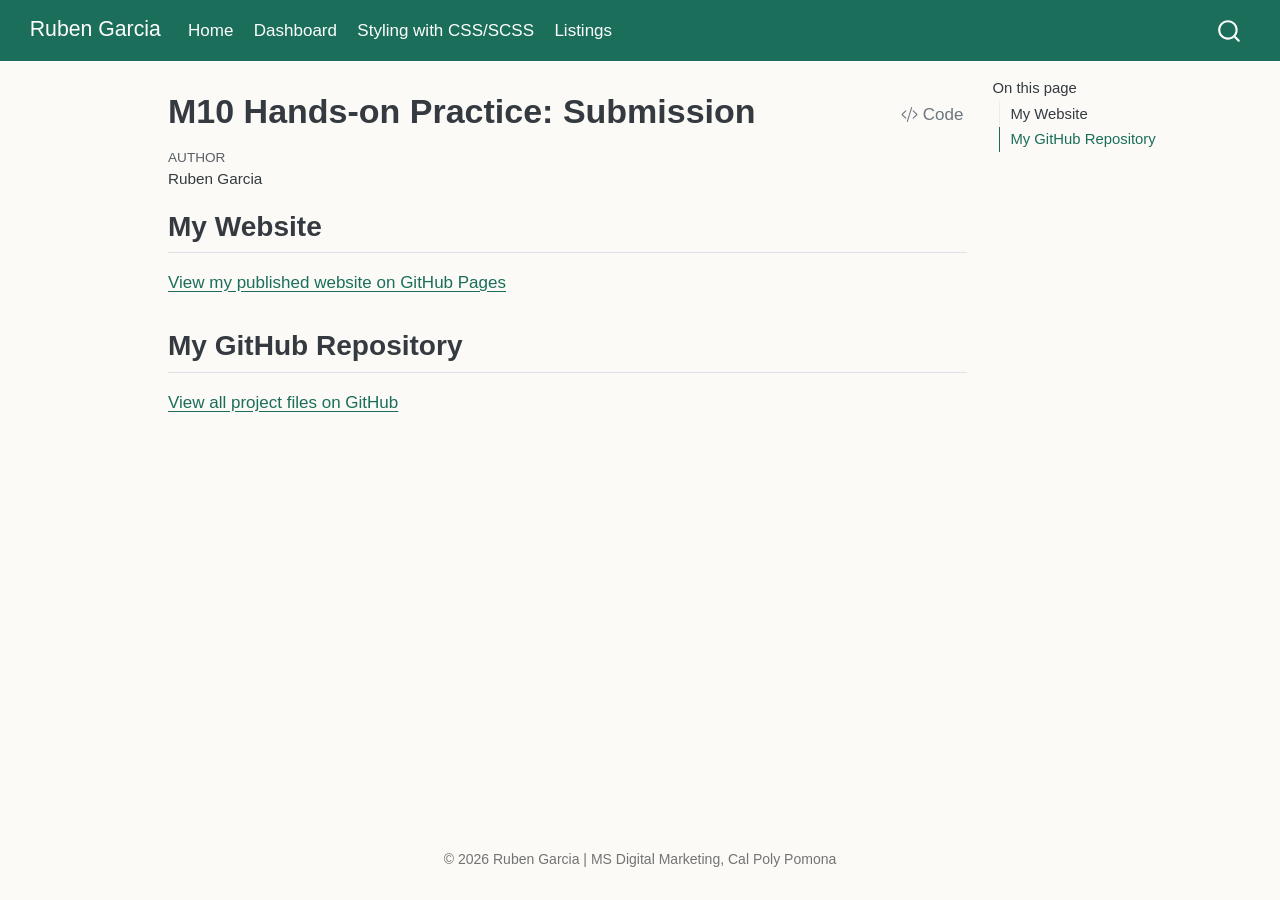
<file: docs/M10-submission.html>
<!DOCTYPE html>
<html xmlns="http://www.w3.org/1999/xhtml" lang="en" xml:lang="en"><head>

<meta charset="utf-8">
<meta name="generator" content="quarto-1.9.38">

<meta name="viewport" content="width=device-width, initial-scale=1.0, user-scalable=yes">

<meta name="author" content="Ruben Garcia">

<title>M10 Hands-on Practice: Submission – Ruben Garcia</title>
<style>
/* Default styles provided by pandoc.
** See https://pandoc.org/MANUAL.html#variables-for-html for config info.
*/
code{white-space: pre-wrap;}
span.smallcaps{font-variant: small-caps;}
div.columns{display: flex; gap: min(4vw, 1.5em);}
div.column{flex: auto; overflow-x: auto;}
div.hanging-indent{margin-left: 1.5em; text-indent: -1.5em;}
ul.task-list{list-style: none;}
ul.task-list li input[type="checkbox"] {
  width: 0.8em;
  margin: 0 0.8em 0.2em -1em; /* quarto-specific, see https://github.com/quarto-dev/quarto-cli/issues/4556 */ 
  vertical-align: middle;
}
/* CSS for syntax highlighting */
html { -webkit-text-size-adjust: 100%; }
pre > code.sourceCode { white-space: pre; position: relative; }
pre > code.sourceCode > span { display: inline-block; line-height: 1.25; }
pre > code.sourceCode > span:empty { height: 1.2em; }
.sourceCode { overflow: visible; }
code.sourceCode > span { color: inherit; text-decoration: inherit; }
div.sourceCode { margin: 1em 0; }
pre.sourceCode { margin: 0; }
@media screen {
div.sourceCode { overflow: auto; }
}
@media print {
pre > code.sourceCode { white-space: pre-wrap; }
pre > code.sourceCode > span { text-indent: -5em; padding-left: 5em; }
}
pre.numberSource code
  { counter-reset: source-line 0; }
pre.numberSource code > span
  { position: relative; left: -4em; counter-increment: source-line; }
pre.numberSource code > span > a:first-child::before
  { content: counter(source-line);
    position: relative; left: -1em; text-align: right; vertical-align: baseline;
    border: none; display: inline-block;
    -webkit-touch-callout: none; -webkit-user-select: none;
    -khtml-user-select: none; -moz-user-select: none;
    -ms-user-select: none; user-select: none;
    padding: 0 4px; width: 4em;
  }
pre.numberSource { margin-left: 3em;  padding-left: 4px; }
div.sourceCode
  {   }
@media screen {
pre > code.sourceCode > span > a:first-child::before { text-decoration: underline; }
}
</style>


<script src="site_libs/quarto-nav/quarto-nav.js"></script>
<script src="site_libs/quarto-nav/headroom.min.js"></script>
<script src="site_libs/clipboard/clipboard.min.js"></script>
<script src="site_libs/quarto-search/autocomplete.umd.js"></script>
<script src="site_libs/quarto-search/fuse.min.js"></script>
<script src="site_libs/quarto-search/quarto-search.js"></script>
<meta name="quarto:offset" content="./">
<link href="./images/ruben.jpeg" rel="icon" type="image/jpeg">
<script src="site_libs/quarto-html/quarto.js" type="module"></script>
<script src="site_libs/quarto-html/tabsets/tabsets.js" type="module"></script>
<script src="site_libs/quarto-html/popper.min.js"></script>
<script src="site_libs/quarto-html/tippy.umd.min.js"></script>
<script src="site_libs/quarto-html/anchor.min.js"></script>
<link href="site_libs/quarto-html/tippy.css" rel="stylesheet">
<link href="site_libs/quarto-html/quarto-syntax-highlighting-15634bcf2e68342d4ad2dfa704d543f6.css" rel="stylesheet" id="quarto-text-highlighting-styles">
<script src="site_libs/bootstrap/bootstrap.min.js"></script>
<link href="site_libs/bootstrap/bootstrap-icons.css" rel="stylesheet">
<link href="site_libs/bootstrap/bootstrap-f38e6d8df13aaf6bc45f7460af661cfe.min.css" rel="stylesheet" append-hash="true" id="quarto-bootstrap" data-mode="light">
<script id="quarto-search-options" type="application/json">{
  "location": "navbar",
  "copy-button": false,
  "collapse-after": 3,
  "panel-placement": "end",
  "type": "overlay",
  "limit": 50,
  "keyboard-shortcut": [
    "f",
    "/",
    "s"
  ],
  "show-item-context": false,
  "language": {
    "search-no-results-text": "No results",
    "search-matching-documents-text": "matching documents",
    "search-copy-link-title": "Copy link to search",
    "search-hide-matches-text": "Hide additional matches",
    "search-more-match-text": "more match in this document",
    "search-more-matches-text": "more matches in this document",
    "search-clear-button-title": "Clear",
    "search-text-placeholder": "",
    "search-detached-cancel-button-title": "Cancel",
    "search-submit-button-title": "Submit",
    "search-label": "Search"
  }
}</script>


</head>

<body class="nav-fixed quarto-light">

<div id="quarto-search-results"></div>
  <header id="quarto-header" class="headroom fixed-top">
    <nav class="navbar navbar-expand-lg " data-bs-theme="dark">
      <div class="navbar-container container-fluid">
      <div class="navbar-brand-container mx-auto">
    <a class="navbar-brand" href="./index.html">
    <span class="navbar-title">Ruben Garcia</span>
    </a>
  </div>
            <div id="quarto-search" class="" title="Search"></div>
          <button class="navbar-toggler" type="button" data-bs-toggle="collapse" data-bs-target="#navbarCollapse" aria-controls="navbarCollapse" role="menu" aria-expanded="false" aria-label="Toggle navigation" onclick="if (window.quartoToggleHeadroom) { window.quartoToggleHeadroom(); }">
  <span class="navbar-toggler-icon"></span>
</button>
          <div class="collapse navbar-collapse" id="navbarCollapse">
            <ul class="navbar-nav navbar-nav-scroll me-auto">
  <li class="nav-item">
    <a class="nav-link" href="./index.html"> 
<span class="menu-text">Home</span></a>
  </li>  
  <li class="nav-item">
    <a class="nav-link" href="./dashboard.html"> 
<span class="menu-text">Dashboard</span></a>
  </li>  
  <li class="nav-item">
    <a class="nav-link" href="./css-scss.html"> 
<span class="menu-text">Styling with CSS/SCSS</span></a>
  </li>  
  <li class="nav-item">
    <a class="nav-link" href="./listings.html"> 
<span class="menu-text">Listings</span></a>
  </li>  
</ul>
          </div> <!-- /navcollapse -->
            <div class="quarto-navbar-tools">
</div>
      </div> <!-- /container-fluid -->
    </nav>
</header>
<!-- content -->
<div id="quarto-content" class="quarto-container page-columns page-rows-contents page-layout-article page-navbar">
<!-- sidebar -->
<!-- margin-sidebar -->
    <div id="quarto-margin-sidebar" class="sidebar margin-sidebar">
        <nav id="TOC" role="doc-toc" class="toc-active">
    <h2 id="toc-title">On this page</h2>
   
  <ul>
  <li><a href="#my-website" id="toc-my-website" class="nav-link active" data-scroll-target="#my-website">My Website</a></li>
  <li><a href="#my-github-repository" id="toc-my-github-repository" class="nav-link" data-scroll-target="#my-github-repository">My GitHub Repository</a></li>
  </ul>
</nav>
    </div>
<!-- main -->
<main class="content" id="quarto-document-content">

<header id="title-block-header" class="quarto-title-block default">
<div class="quarto-title">
<div class="quarto-title-block"><div><h1 class="title">M10 Hands-on Practice: Submission</h1><button type="button" class="btn code-tools-button" id="quarto-code-tools-source"><i class="bi"></i> Code</button></div></div>
</div>



<div class="quarto-title-meta">

    <div>
    <div class="quarto-title-meta-heading">Author</div>
    <div class="quarto-title-meta-contents">
             <p>Ruben Garcia </p>
          </div>
  </div>
    
  
    
  </div>
  


</header>


<section id="my-website" class="level2">
<h2 class="anchored" data-anchor-id="my-website">My Website</h2>
<p><a href="https://YOUR-USERNAME.github.io/YOUR-REPO/" target="_blank">View my published website on GitHub Pages</a></p>
</section>
<section id="my-github-repository" class="level2">
<h2 class="anchored" data-anchor-id="my-github-repository">My GitHub Repository</h2>
<p><a href="https://github.com/YOUR-USERNAME/YOUR-REPO" target="_blank">View all project files on GitHub</a></p>


<!-- -->

</section>

</main> <!-- /main -->
<script id="quarto-html-after-body" type="application/javascript">
  window.document.addEventListener("DOMContentLoaded", function (event) {
    const icon = "";
    const anchorJS = new window.AnchorJS();
    anchorJS.options = {
      placement: 'right',
      icon: icon
    };
    anchorJS.add('.anchored');
    const isCodeAnnotation = (el) => {
      for (const clz of el.classList) {
        if (clz.startsWith('code-annotation-')) {                     
          return true;
        }
      }
      return false;
    }
    const onCopySuccess = function(e) {
      // button target
      const button = e.trigger;
      // don't keep focus
      button.blur();
      // flash "checked"
      button.classList.add('code-copy-button-checked');
      var currentTitle = button.getAttribute("title");
      button.setAttribute("title", "Copied!");
      let tooltip;
      if (window.bootstrap) {
        button.setAttribute("data-bs-toggle", "tooltip");
        button.setAttribute("data-bs-placement", "left");
        button.setAttribute("data-bs-title", "Copied!");
        tooltip = new bootstrap.Tooltip(button, 
          { trigger: "manual", 
            customClass: "code-copy-button-tooltip",
            offset: [0, -8]});
        tooltip.show();    
      }
      setTimeout(function() {
        if (tooltip) {
          tooltip.hide();
          button.removeAttribute("data-bs-title");
          button.removeAttribute("data-bs-toggle");
          button.removeAttribute("data-bs-placement");
        }
        button.setAttribute("title", currentTitle);
        button.classList.remove('code-copy-button-checked');
      }, 1000);
      // clear code selection
      e.clearSelection();
    }
    const getTextToCopy = function(trigger) {
      const outerScaffold = trigger.parentElement.cloneNode(true);
      const codeEl = outerScaffold.querySelector('code');
      for (const childEl of codeEl.children) {
        if (isCodeAnnotation(childEl)) {
          childEl.remove();
        }
      }
      return codeEl.innerText;
    }
    const clipboard = new window.ClipboardJS('.code-copy-button:not([data-in-quarto-modal])', {
      text: getTextToCopy
    });
    clipboard.on('success', onCopySuccess);
    if (window.document.getElementById('quarto-embedded-source-code-modal')) {
      const clipboardModal = new window.ClipboardJS('.code-copy-button[data-in-quarto-modal]', {
        text: getTextToCopy,
        container: window.document.getElementById('quarto-embedded-source-code-modal')
      });
      clipboardModal.on('success', onCopySuccess);
    }
    const viewSource = window.document.getElementById('quarto-view-source') ||
                       window.document.getElementById('quarto-code-tools-source');
    if (viewSource) {
      const sourceUrl = viewSource.getAttribute("data-quarto-source-url");
      viewSource.addEventListener("click", function(e) {
        if (sourceUrl) {
          // rstudio viewer pane
          if (/\bcapabilities=\b/.test(window.location)) {
            window.open(sourceUrl);
          } else {
            window.location.href = sourceUrl;
          }
        } else {
          const modal = new bootstrap.Modal(document.getElementById('quarto-embedded-source-code-modal'));
          modal.show();
        }
        return false;
      });
    }
    function toggleCodeHandler(show) {
      return function(e) {
        const detailsSrc = window.document.querySelectorAll(".cell > details > .sourceCode");
        for (let i=0; i<detailsSrc.length; i++) {
          const details = detailsSrc[i].parentElement;
          if (show) {
            details.open = true;
          } else {
            details.removeAttribute("open");
          }
        }
        const cellCodeDivs = window.document.querySelectorAll(".cell > .sourceCode");
        const fromCls = show ? "hidden" : "unhidden";
        const toCls = show ? "unhidden" : "hidden";
        for (let i=0; i<cellCodeDivs.length; i++) {
          const codeDiv = cellCodeDivs[i];
          if (codeDiv.classList.contains(fromCls)) {
            codeDiv.classList.remove(fromCls);
            codeDiv.classList.add(toCls);
          } 
        }
        return false;
      }
    }
    const hideAllCode = window.document.getElementById("quarto-hide-all-code");
    if (hideAllCode) {
      hideAllCode.addEventListener("click", toggleCodeHandler(false));
    }
    const showAllCode = window.document.getElementById("quarto-show-all-code");
    if (showAllCode) {
      showAllCode.addEventListener("click", toggleCodeHandler(true));
    }
      var localhostRegex = new RegExp(/^(?:http|https):\/\/localhost\:?[0-9]*\//);
      var mailtoRegex = new RegExp(/^mailto:/);
        var filterRegex = new RegExp('/' + window.location.host + '/');
      var isInternal = (href) => {
          return filterRegex.test(href) || localhostRegex.test(href) || mailtoRegex.test(href);
      }
      // Inspect non-navigation links and adorn them if external
     var links = window.document.querySelectorAll('a[href]:not(.nav-link):not(.navbar-brand):not(.toc-action):not(.sidebar-link):not(.sidebar-item-toggle):not(.pagination-link):not(.no-external):not([aria-hidden]):not(.dropdown-item):not(.quarto-navigation-tool):not(.about-link)');
      for (var i=0; i<links.length; i++) {
        const link = links[i];
        if (!isInternal(link.href)) {
          // undo the damage that might have been done by quarto-nav.js in the case of
          // links that we want to consider external
          if (link.dataset.originalHref !== undefined) {
            link.href = link.dataset.originalHref;
          }
        }
      }
    function tippyHover(el, contentFn, onTriggerFn, onUntriggerFn) {
      const config = {
        allowHTML: true,
        maxWidth: 500,
        delay: 100,
        arrow: false,
        appendTo: function(el) {
            return el.parentElement;
        },
        interactive: true,
        interactiveBorder: 10,
        theme: 'quarto',
        placement: 'bottom-start',
      };
      if (contentFn) {
        config.content = contentFn;
      }
      if (onTriggerFn) {
        config.onTrigger = onTriggerFn;
      }
      if (onUntriggerFn) {
        config.onUntrigger = onUntriggerFn;
      }
      window.tippy(el, config); 
    }
    const noterefs = window.document.querySelectorAll('a[role="doc-noteref"]');
    for (var i=0; i<noterefs.length; i++) {
      const ref = noterefs[i];
      tippyHover(ref, function() {
        // use id or data attribute instead here
        let href = ref.getAttribute('data-footnote-href') || ref.getAttribute('href');
        try { href = new URL(href).hash; } catch {}
        const id = href.replace(/^#\/?/, "");
        const note = window.document.getElementById(id);
        if (note) {
          return note.innerHTML;
        } else {
          return "";
        }
      });
    }
    const xrefs = window.document.querySelectorAll('a.quarto-xref');
    const processXRef = (id, note) => {
      // Strip column container classes
      const stripColumnClz = (el) => {
        el.classList.remove("page-full", "page-columns");
        if (el.children) {
          for (const child of el.children) {
            stripColumnClz(child);
          }
        }
      }
      stripColumnClz(note)
      if (id === null || id.startsWith('sec-')) {
        // Special case sections, only their first couple elements
        const container = document.createElement("div");
        if (note.children && note.children.length > 2) {
          container.appendChild(note.children[0].cloneNode(true));
          for (let i = 1; i < note.children.length; i++) {
            const child = note.children[i];
            if (child.tagName === "P" && child.innerText === "") {
              continue;
            } else {
              container.appendChild(child.cloneNode(true));
              break;
            }
          }
          if (window.Quarto?.typesetMath) {
            window.Quarto.typesetMath(container);
          }
          return container.innerHTML
        } else {
          if (window.Quarto?.typesetMath) {
            window.Quarto.typesetMath(note);
          }
          return note.innerHTML;
        }
      } else {
        // Remove any anchor links if they are present
        const anchorLink = note.querySelector('a.anchorjs-link');
        if (anchorLink) {
          anchorLink.remove();
        }
        if (window.Quarto?.typesetMath) {
          window.Quarto.typesetMath(note);
        }
        if (note.classList.contains("callout")) {
          return note.outerHTML;
        } else {
          return note.innerHTML;
        }
      }
    }
    for (var i=0; i<xrefs.length; i++) {
      const xref = xrefs[i];
      tippyHover(xref, undefined, function(instance) {
        instance.disable();
        let url = xref.getAttribute('href');
        let hash = undefined; 
        if (url.startsWith('#')) {
          hash = url;
        } else {
          try { hash = new URL(url).hash; } catch {}
        }
        if (hash) {
          const id = hash.replace(/^#\/?/, "");
          const note = window.document.getElementById(id);
          if (note !== null) {
            try {
              const html = processXRef(id, note.cloneNode(true));
              instance.setContent(html);
            } finally {
              instance.enable();
              instance.show();
            }
          } else {
            // See if we can fetch this
            fetch(url.split('#')[0])
            .then(res => res.text())
            .then(html => {
              const parser = new DOMParser();
              const htmlDoc = parser.parseFromString(html, "text/html");
              const note = htmlDoc.getElementById(id);
              if (note !== null) {
                const html = processXRef(id, note);
                instance.setContent(html);
              } 
            }).finally(() => {
              instance.enable();
              instance.show();
            });
          }
        } else {
          // See if we can fetch a full url (with no hash to target)
          // This is a special case and we should probably do some content thinning / targeting
          fetch(url)
          .then(res => res.text())
          .then(html => {
            const parser = new DOMParser();
            const htmlDoc = parser.parseFromString(html, "text/html");
            const note = htmlDoc.querySelector('main.content');
            if (note !== null) {
              // This should only happen for chapter cross references
              // (since there is no id in the URL)
              // remove the first header
              if (note.children.length > 0 && note.children[0].tagName === "HEADER") {
                note.children[0].remove();
              }
              const html = processXRef(null, note);
              instance.setContent(html);
            } 
          }).finally(() => {
            instance.enable();
            instance.show();
          });
        }
      }, function(instance) {
      });
    }
        let selectedAnnoteEl;
        const selectorForAnnotation = ( cell, annotation) => {
          let cellAttr = 'data-code-cell="' + cell + '"';
          let lineAttr = 'data-code-annotation="' +  annotation + '"';
          const selector = 'span[' + cellAttr + '][' + lineAttr + ']';
          return selector;
        }
        const selectCodeLines = (annoteEl) => {
          const doc = window.document;
          const targetCell = annoteEl.getAttribute("data-target-cell");
          const targetAnnotation = annoteEl.getAttribute("data-target-annotation");
          const annoteSpan = window.document.querySelector(selectorForAnnotation(targetCell, targetAnnotation));
          const lines = annoteSpan.getAttribute("data-code-lines").split(",");
          const lineIds = lines.map((line) => {
            return targetCell + "-" + line;
          })
          let top = null;
          let height = null;
          let parent = null;
          if (lineIds.length > 0) {
              //compute the position of the single el (top and bottom and make a div)
              const el = window.document.getElementById(lineIds[0]);
              top = el.offsetTop;
              height = el.offsetHeight;
              parent = el.parentElement.parentElement;
            if (lineIds.length > 1) {
              const lastEl = window.document.getElementById(lineIds[lineIds.length - 1]);
              const bottom = lastEl.offsetTop + lastEl.offsetHeight;
              height = bottom - top;
            }
            if (top !== null && height !== null && parent !== null) {
              // cook up a div (if necessary) and position it 
              let div = window.document.getElementById("code-annotation-line-highlight");
              if (div === null) {
                div = window.document.createElement("div");
                div.setAttribute("id", "code-annotation-line-highlight");
                div.style.position = 'absolute';
                parent.appendChild(div);
              }
              div.style.top = top - 2 + "px";
              div.style.height = height + 4 + "px";
              div.style.left = 0;
              let gutterDiv = window.document.getElementById("code-annotation-line-highlight-gutter");
              if (gutterDiv === null) {
                gutterDiv = window.document.createElement("div");
                gutterDiv.setAttribute("id", "code-annotation-line-highlight-gutter");
                gutterDiv.style.position = 'absolute';
                const codeCell = window.document.getElementById(targetCell);
                const gutter = codeCell.querySelector('.code-annotation-gutter');
                gutter.appendChild(gutterDiv);
              }
              gutterDiv.style.top = top - 2 + "px";
              gutterDiv.style.height = height + 4 + "px";
            }
            selectedAnnoteEl = annoteEl;
          }
        };
        const unselectCodeLines = () => {
          const elementsIds = ["code-annotation-line-highlight", "code-annotation-line-highlight-gutter"];
          elementsIds.forEach((elId) => {
            const div = window.document.getElementById(elId);
            if (div) {
              div.remove();
            }
          });
          selectedAnnoteEl = undefined;
        };
          // Handle positioning of the toggle
      window.addEventListener(
        "resize",
        throttle(() => {
          elRect = undefined;
          if (selectedAnnoteEl) {
            selectCodeLines(selectedAnnoteEl);
          }
        }, 10)
      );
      function throttle(fn, ms) {
      let throttle = false;
      let timer;
        return (...args) => {
          if(!throttle) { // first call gets through
              fn.apply(this, args);
              throttle = true;
          } else { // all the others get throttled
              if(timer) clearTimeout(timer); // cancel #2
              timer = setTimeout(() => {
                fn.apply(this, args);
                timer = throttle = false;
              }, ms);
          }
        };
      }
        // Attach click handler to the DT
        const annoteDls = window.document.querySelectorAll('dt[data-target-cell]');
        for (const annoteDlNode of annoteDls) {
          annoteDlNode.addEventListener('click', (event) => {
            const clickedEl = event.target;
            if (clickedEl !== selectedAnnoteEl) {
              unselectCodeLines();
              const activeEl = window.document.querySelector('dt[data-target-cell].code-annotation-active');
              if (activeEl) {
                activeEl.classList.remove('code-annotation-active');
              }
              selectCodeLines(clickedEl);
              clickedEl.classList.add('code-annotation-active');
            } else {
              // Unselect the line
              unselectCodeLines();
              clickedEl.classList.remove('code-annotation-active');
            }
          });
        }
    const findCites = (el) => {
      const parentEl = el.parentElement;
      if (parentEl) {
        const cites = parentEl.dataset.cites;
        if (cites) {
          return {
            el,
            cites: cites.split(' ')
          };
        } else {
          return findCites(el.parentElement)
        }
      } else {
        return undefined;
      }
    };
    var bibliorefs = window.document.querySelectorAll('a[role="doc-biblioref"]');
    for (var i=0; i<bibliorefs.length; i++) {
      const ref = bibliorefs[i];
      const citeInfo = findCites(ref);
      if (citeInfo) {
        tippyHover(citeInfo.el, function() {
          var popup = window.document.createElement('div');
          citeInfo.cites.forEach(function(cite) {
            var citeDiv = window.document.createElement('div');
            citeDiv.classList.add('hanging-indent');
            citeDiv.classList.add('csl-entry');
            var biblioDiv = window.document.getElementById('ref-' + cite);
            if (biblioDiv) {
              citeDiv.innerHTML = biblioDiv.innerHTML;
            }
            popup.appendChild(citeDiv);
          });
          return popup.innerHTML;
        });
      }
    }
  });
  </script><div class="modal fade" id="quarto-embedded-source-code-modal" tabindex="-1" aria-labelledby="quarto-embedded-source-code-modal-label" aria-hidden="true"><div class="modal-dialog modal-dialog-scrollable"><div class="modal-content"><div class="modal-header"><h5 class="modal-title" id="quarto-embedded-source-code-modal-label">Source Code</h5><button class="btn-close" data-bs-dismiss="modal"></button></div><div class="modal-body"><div class="">
<div class="code-copy-outer-scaffold"><div class="sourceCode" id="cb1" data-shortcodes="false"><pre class="sourceCode markdown code-with-copy"><code class="sourceCode markdown"><span id="cb1-1"><a href="#cb1-1" aria-hidden="true" tabindex="-1"></a><span class="co">---</span></span>
<span id="cb1-2"><a href="#cb1-2" aria-hidden="true" tabindex="-1"></a><span class="an">title:</span><span class="co"> "M10 Hands-on Practice: Submission"</span></span>
<span id="cb1-3"><a href="#cb1-3" aria-hidden="true" tabindex="-1"></a><span class="an">author:</span><span class="co"> "Ruben Garcia"</span></span>
<span id="cb1-4"><a href="#cb1-4" aria-hidden="true" tabindex="-1"></a><span class="an">format:</span></span>
<span id="cb1-5"><a href="#cb1-5" aria-hidden="true" tabindex="-1"></a><span class="co">  html:</span></span>
<span id="cb1-6"><a href="#cb1-6" aria-hidden="true" tabindex="-1"></a><span class="co">    toc: true</span></span>
<span id="cb1-7"><a href="#cb1-7" aria-hidden="true" tabindex="-1"></a><span class="co">---</span></span>
<span id="cb1-8"><a href="#cb1-8" aria-hidden="true" tabindex="-1"></a></span>
<span id="cb1-9"><a href="#cb1-9" aria-hidden="true" tabindex="-1"></a><span class="fu">## My Website</span></span>
<span id="cb1-10"><a href="#cb1-10" aria-hidden="true" tabindex="-1"></a></span>
<span id="cb1-11"><a href="#cb1-11" aria-hidden="true" tabindex="-1"></a><span class="co">[</span><span class="ot">View my published website on GitHub Pages</span><span class="co">](https://YOUR-USERNAME.github.io/YOUR-REPO/)</span>{target="_blank"}</span>
<span id="cb1-12"><a href="#cb1-12" aria-hidden="true" tabindex="-1"></a></span>
<span id="cb1-13"><a href="#cb1-13" aria-hidden="true" tabindex="-1"></a><span class="fu">## My GitHub Repository</span></span>
<span id="cb1-14"><a href="#cb1-14" aria-hidden="true" tabindex="-1"></a></span>
<span id="cb1-15"><a href="#cb1-15" aria-hidden="true" tabindex="-1"></a><span class="co">[</span><span class="ot">View all project files on GitHub</span><span class="co">](https://github.com/YOUR-USERNAME/YOUR-REPO)</span>{target="_blank"}</span></code></pre></div><button title="Copy to Clipboard" class="code-copy-button" data-in-quarto-modal=""><i class="bi"></i></button></div>
</div></div></div></div></div>
</div> <!-- /content -->
<footer class="footer">
  <div class="nav-footer">
    <div class="nav-footer-left">
      &nbsp;
    </div>   
    <div class="nav-footer-center">
<p>© 2026 Ruben Garcia | MS Digital Marketing, Cal Poly Pomona</p>
</div>
    <div class="nav-footer-right">
      &nbsp;
    </div>
  </div>
</footer>




</body></html>
</file>
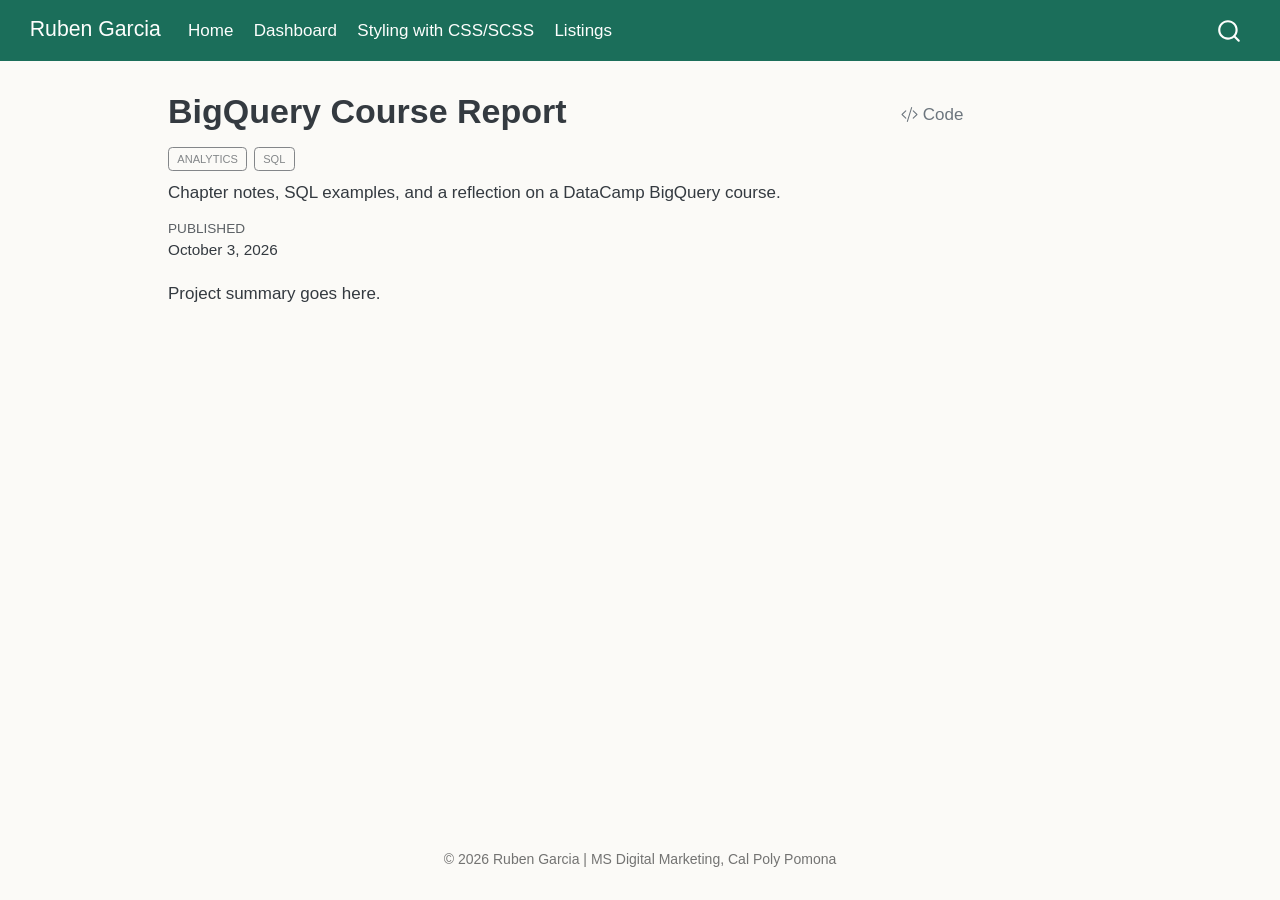
<file: docs/projects/bigquery-report.html>
<!DOCTYPE html>
<html xmlns="http://www.w3.org/1999/xhtml" lang="en" xml:lang="en"><head>

<meta charset="utf-8">
<meta name="generator" content="quarto-1.9.38">

<meta name="viewport" content="width=device-width, initial-scale=1.0, user-scalable=yes">

<meta name="dcterms.date" content="2026-10-03">
<meta name="description" content="Chapter notes, SQL examples, and a reflection on a DataCamp BigQuery course.">

<title>BigQuery Course Report – Ruben Garcia</title>
<style>
/* Default styles provided by pandoc.
** See https://pandoc.org/MANUAL.html#variables-for-html for config info.
*/
code{white-space: pre-wrap;}
span.smallcaps{font-variant: small-caps;}
div.columns{display: flex; gap: min(4vw, 1.5em);}
div.column{flex: auto; overflow-x: auto;}
div.hanging-indent{margin-left: 1.5em; text-indent: -1.5em;}
ul.task-list{list-style: none;}
ul.task-list li input[type="checkbox"] {
  width: 0.8em;
  margin: 0 0.8em 0.2em -1em; /* quarto-specific, see https://github.com/quarto-dev/quarto-cli/issues/4556 */ 
  vertical-align: middle;
}
/* CSS for syntax highlighting */
html { -webkit-text-size-adjust: 100%; }
pre > code.sourceCode { white-space: pre; position: relative; }
pre > code.sourceCode > span { display: inline-block; line-height: 1.25; }
pre > code.sourceCode > span:empty { height: 1.2em; }
.sourceCode { overflow: visible; }
code.sourceCode > span { color: inherit; text-decoration: inherit; }
div.sourceCode { margin: 1em 0; }
pre.sourceCode { margin: 0; }
@media screen {
div.sourceCode { overflow: auto; }
}
@media print {
pre > code.sourceCode { white-space: pre-wrap; }
pre > code.sourceCode > span { text-indent: -5em; padding-left: 5em; }
}
pre.numberSource code
  { counter-reset: source-line 0; }
pre.numberSource code > span
  { position: relative; left: -4em; counter-increment: source-line; }
pre.numberSource code > span > a:first-child::before
  { content: counter(source-line);
    position: relative; left: -1em; text-align: right; vertical-align: baseline;
    border: none; display: inline-block;
    -webkit-touch-callout: none; -webkit-user-select: none;
    -khtml-user-select: none; -moz-user-select: none;
    -ms-user-select: none; user-select: none;
    padding: 0 4px; width: 4em;
  }
pre.numberSource { margin-left: 3em;  padding-left: 4px; }
div.sourceCode
  {   }
@media screen {
pre > code.sourceCode > span > a:first-child::before { text-decoration: underline; }
}
</style>


<script src="../site_libs/quarto-nav/quarto-nav.js"></script>
<script src="../site_libs/quarto-nav/headroom.min.js"></script>
<script src="../site_libs/clipboard/clipboard.min.js"></script>
<script src="../site_libs/quarto-search/autocomplete.umd.js"></script>
<script src="../site_libs/quarto-search/fuse.min.js"></script>
<script src="../site_libs/quarto-search/quarto-search.js"></script>
<meta name="quarto:offset" content="../">
<link href="../images/ruben.jpeg" rel="icon" type="image/jpeg">
<script src="../site_libs/quarto-html/quarto.js" type="module"></script>
<script src="../site_libs/quarto-html/tabsets/tabsets.js" type="module"></script>
<script src="../site_libs/quarto-html/popper.min.js"></script>
<script src="../site_libs/quarto-html/tippy.umd.min.js"></script>
<script src="../site_libs/quarto-html/anchor.min.js"></script>
<link href="../site_libs/quarto-html/tippy.css" rel="stylesheet">
<link href="../site_libs/quarto-html/quarto-syntax-highlighting-15634bcf2e68342d4ad2dfa704d543f6.css" rel="stylesheet" id="quarto-text-highlighting-styles">
<script src="../site_libs/bootstrap/bootstrap.min.js"></script>
<link href="../site_libs/bootstrap/bootstrap-icons.css" rel="stylesheet">
<link href="../site_libs/bootstrap/bootstrap-f38e6d8df13aaf6bc45f7460af661cfe.min.css" rel="stylesheet" append-hash="true" id="quarto-bootstrap" data-mode="light">
<script id="quarto-search-options" type="application/json">{
  "location": "navbar",
  "copy-button": false,
  "collapse-after": 3,
  "panel-placement": "end",
  "type": "overlay",
  "limit": 50,
  "keyboard-shortcut": [
    "f",
    "/",
    "s"
  ],
  "show-item-context": false,
  "language": {
    "search-no-results-text": "No results",
    "search-matching-documents-text": "matching documents",
    "search-copy-link-title": "Copy link to search",
    "search-hide-matches-text": "Hide additional matches",
    "search-more-match-text": "more match in this document",
    "search-more-matches-text": "more matches in this document",
    "search-clear-button-title": "Clear",
    "search-text-placeholder": "",
    "search-detached-cancel-button-title": "Cancel",
    "search-submit-button-title": "Submit",
    "search-label": "Search"
  }
}</script>


</head>

<body class="nav-fixed quarto-light">

<div id="quarto-search-results"></div>
  <header id="quarto-header" class="headroom fixed-top">
    <nav class="navbar navbar-expand-lg " data-bs-theme="dark">
      <div class="navbar-container container-fluid">
      <div class="navbar-brand-container mx-auto">
    <a class="navbar-brand" href="../index.html">
    <span class="navbar-title">Ruben Garcia</span>
    </a>
  </div>
            <div id="quarto-search" class="" title="Search"></div>
          <button class="navbar-toggler" type="button" data-bs-toggle="collapse" data-bs-target="#navbarCollapse" aria-controls="navbarCollapse" role="menu" aria-expanded="false" aria-label="Toggle navigation" onclick="if (window.quartoToggleHeadroom) { window.quartoToggleHeadroom(); }">
  <span class="navbar-toggler-icon"></span>
</button>
          <div class="collapse navbar-collapse" id="navbarCollapse">
            <ul class="navbar-nav navbar-nav-scroll me-auto">
  <li class="nav-item">
    <a class="nav-link" href="../index.html"> 
<span class="menu-text">Home</span></a>
  </li>  
  <li class="nav-item">
    <a class="nav-link" href="../dashboard.html"> 
<span class="menu-text">Dashboard</span></a>
  </li>  
  <li class="nav-item">
    <a class="nav-link" href="../css-scss.html"> 
<span class="menu-text">Styling with CSS/SCSS</span></a>
  </li>  
  <li class="nav-item">
    <a class="nav-link" href="../listings.html"> 
<span class="menu-text">Listings</span></a>
  </li>  
</ul>
          </div> <!-- /navcollapse -->
            <div class="quarto-navbar-tools">
</div>
      </div> <!-- /container-fluid -->
    </nav>
</header>
<!-- content -->
<div id="quarto-content" class="quarto-container page-columns page-rows-contents page-layout-article page-navbar">
<!-- sidebar -->
<!-- margin-sidebar -->
    <div id="quarto-margin-sidebar" class="sidebar margin-sidebar zindex-bottom">
        
    </div>
<!-- main -->
<main class="content" id="quarto-document-content">

<header id="title-block-header" class="quarto-title-block default">
<div class="quarto-title">
<div class="quarto-title-block"><div><h1 class="title">BigQuery Course Report</h1><button type="button" class="btn code-tools-button" id="quarto-code-tools-source"><i class="bi"></i> Code</button></div></div>
  <div class="quarto-categories">
    <div class="quarto-category">Analytics</div>
    <div class="quarto-category">SQL</div>
  </div>
  </div>

<div>
  <div class="description">
    Chapter notes, SQL examples, and a reflection on a DataCamp BigQuery course.
  </div>
</div>


<div class="quarto-title-meta">

    
    <div>
    <div class="quarto-title-meta-heading">Published</div>
    <div class="quarto-title-meta-contents">
      <p class="date">October 3, 2026</p>
    </div>
  </div>
  
    
  </div>
  


</header>


<p>Project summary goes here.</p>


<!-- -->


</main> <!-- /main -->
<script id="quarto-html-after-body" type="application/javascript">
  window.document.addEventListener("DOMContentLoaded", function (event) {
    const icon = "";
    const anchorJS = new window.AnchorJS();
    anchorJS.options = {
      placement: 'right',
      icon: icon
    };
    anchorJS.add('.anchored');
    const isCodeAnnotation = (el) => {
      for (const clz of el.classList) {
        if (clz.startsWith('code-annotation-')) {                     
          return true;
        }
      }
      return false;
    }
    const onCopySuccess = function(e) {
      // button target
      const button = e.trigger;
      // don't keep focus
      button.blur();
      // flash "checked"
      button.classList.add('code-copy-button-checked');
      var currentTitle = button.getAttribute("title");
      button.setAttribute("title", "Copied!");
      let tooltip;
      if (window.bootstrap) {
        button.setAttribute("data-bs-toggle", "tooltip");
        button.setAttribute("data-bs-placement", "left");
        button.setAttribute("data-bs-title", "Copied!");
        tooltip = new bootstrap.Tooltip(button, 
          { trigger: "manual", 
            customClass: "code-copy-button-tooltip",
            offset: [0, -8]});
        tooltip.show();    
      }
      setTimeout(function() {
        if (tooltip) {
          tooltip.hide();
          button.removeAttribute("data-bs-title");
          button.removeAttribute("data-bs-toggle");
          button.removeAttribute("data-bs-placement");
        }
        button.setAttribute("title", currentTitle);
        button.classList.remove('code-copy-button-checked');
      }, 1000);
      // clear code selection
      e.clearSelection();
    }
    const getTextToCopy = function(trigger) {
      const outerScaffold = trigger.parentElement.cloneNode(true);
      const codeEl = outerScaffold.querySelector('code');
      for (const childEl of codeEl.children) {
        if (isCodeAnnotation(childEl)) {
          childEl.remove();
        }
      }
      return codeEl.innerText;
    }
    const clipboard = new window.ClipboardJS('.code-copy-button:not([data-in-quarto-modal])', {
      text: getTextToCopy
    });
    clipboard.on('success', onCopySuccess);
    if (window.document.getElementById('quarto-embedded-source-code-modal')) {
      const clipboardModal = new window.ClipboardJS('.code-copy-button[data-in-quarto-modal]', {
        text: getTextToCopy,
        container: window.document.getElementById('quarto-embedded-source-code-modal')
      });
      clipboardModal.on('success', onCopySuccess);
    }
    const viewSource = window.document.getElementById('quarto-view-source') ||
                       window.document.getElementById('quarto-code-tools-source');
    if (viewSource) {
      const sourceUrl = viewSource.getAttribute("data-quarto-source-url");
      viewSource.addEventListener("click", function(e) {
        if (sourceUrl) {
          // rstudio viewer pane
          if (/\bcapabilities=\b/.test(window.location)) {
            window.open(sourceUrl);
          } else {
            window.location.href = sourceUrl;
          }
        } else {
          const modal = new bootstrap.Modal(document.getElementById('quarto-embedded-source-code-modal'));
          modal.show();
        }
        return false;
      });
    }
    function toggleCodeHandler(show) {
      return function(e) {
        const detailsSrc = window.document.querySelectorAll(".cell > details > .sourceCode");
        for (let i=0; i<detailsSrc.length; i++) {
          const details = detailsSrc[i].parentElement;
          if (show) {
            details.open = true;
          } else {
            details.removeAttribute("open");
          }
        }
        const cellCodeDivs = window.document.querySelectorAll(".cell > .sourceCode");
        const fromCls = show ? "hidden" : "unhidden";
        const toCls = show ? "unhidden" : "hidden";
        for (let i=0; i<cellCodeDivs.length; i++) {
          const codeDiv = cellCodeDivs[i];
          if (codeDiv.classList.contains(fromCls)) {
            codeDiv.classList.remove(fromCls);
            codeDiv.classList.add(toCls);
          } 
        }
        return false;
      }
    }
    const hideAllCode = window.document.getElementById("quarto-hide-all-code");
    if (hideAllCode) {
      hideAllCode.addEventListener("click", toggleCodeHandler(false));
    }
    const showAllCode = window.document.getElementById("quarto-show-all-code");
    if (showAllCode) {
      showAllCode.addEventListener("click", toggleCodeHandler(true));
    }
      var localhostRegex = new RegExp(/^(?:http|https):\/\/localhost\:?[0-9]*\//);
      var mailtoRegex = new RegExp(/^mailto:/);
        var filterRegex = new RegExp('/' + window.location.host + '/');
      var isInternal = (href) => {
          return filterRegex.test(href) || localhostRegex.test(href) || mailtoRegex.test(href);
      }
      // Inspect non-navigation links and adorn them if external
     var links = window.document.querySelectorAll('a[href]:not(.nav-link):not(.navbar-brand):not(.toc-action):not(.sidebar-link):not(.sidebar-item-toggle):not(.pagination-link):not(.no-external):not([aria-hidden]):not(.dropdown-item):not(.quarto-navigation-tool):not(.about-link)');
      for (var i=0; i<links.length; i++) {
        const link = links[i];
        if (!isInternal(link.href)) {
          // undo the damage that might have been done by quarto-nav.js in the case of
          // links that we want to consider external
          if (link.dataset.originalHref !== undefined) {
            link.href = link.dataset.originalHref;
          }
        }
      }
    function tippyHover(el, contentFn, onTriggerFn, onUntriggerFn) {
      const config = {
        allowHTML: true,
        maxWidth: 500,
        delay: 100,
        arrow: false,
        appendTo: function(el) {
            return el.parentElement;
        },
        interactive: true,
        interactiveBorder: 10,
        theme: 'quarto',
        placement: 'bottom-start',
      };
      if (contentFn) {
        config.content = contentFn;
      }
      if (onTriggerFn) {
        config.onTrigger = onTriggerFn;
      }
      if (onUntriggerFn) {
        config.onUntrigger = onUntriggerFn;
      }
      window.tippy(el, config); 
    }
    const noterefs = window.document.querySelectorAll('a[role="doc-noteref"]');
    for (var i=0; i<noterefs.length; i++) {
      const ref = noterefs[i];
      tippyHover(ref, function() {
        // use id or data attribute instead here
        let href = ref.getAttribute('data-footnote-href') || ref.getAttribute('href');
        try { href = new URL(href).hash; } catch {}
        const id = href.replace(/^#\/?/, "");
        const note = window.document.getElementById(id);
        if (note) {
          return note.innerHTML;
        } else {
          return "";
        }
      });
    }
    const xrefs = window.document.querySelectorAll('a.quarto-xref');
    const processXRef = (id, note) => {
      // Strip column container classes
      const stripColumnClz = (el) => {
        el.classList.remove("page-full", "page-columns");
        if (el.children) {
          for (const child of el.children) {
            stripColumnClz(child);
          }
        }
      }
      stripColumnClz(note)
      if (id === null || id.startsWith('sec-')) {
        // Special case sections, only their first couple elements
        const container = document.createElement("div");
        if (note.children && note.children.length > 2) {
          container.appendChild(note.children[0].cloneNode(true));
          for (let i = 1; i < note.children.length; i++) {
            const child = note.children[i];
            if (child.tagName === "P" && child.innerText === "") {
              continue;
            } else {
              container.appendChild(child.cloneNode(true));
              break;
            }
          }
          if (window.Quarto?.typesetMath) {
            window.Quarto.typesetMath(container);
          }
          return container.innerHTML
        } else {
          if (window.Quarto?.typesetMath) {
            window.Quarto.typesetMath(note);
          }
          return note.innerHTML;
        }
      } else {
        // Remove any anchor links if they are present
        const anchorLink = note.querySelector('a.anchorjs-link');
        if (anchorLink) {
          anchorLink.remove();
        }
        if (window.Quarto?.typesetMath) {
          window.Quarto.typesetMath(note);
        }
        if (note.classList.contains("callout")) {
          return note.outerHTML;
        } else {
          return note.innerHTML;
        }
      }
    }
    for (var i=0; i<xrefs.length; i++) {
      const xref = xrefs[i];
      tippyHover(xref, undefined, function(instance) {
        instance.disable();
        let url = xref.getAttribute('href');
        let hash = undefined; 
        if (url.startsWith('#')) {
          hash = url;
        } else {
          try { hash = new URL(url).hash; } catch {}
        }
        if (hash) {
          const id = hash.replace(/^#\/?/, "");
          const note = window.document.getElementById(id);
          if (note !== null) {
            try {
              const html = processXRef(id, note.cloneNode(true));
              instance.setContent(html);
            } finally {
              instance.enable();
              instance.show();
            }
          } else {
            // See if we can fetch this
            fetch(url.split('#')[0])
            .then(res => res.text())
            .then(html => {
              const parser = new DOMParser();
              const htmlDoc = parser.parseFromString(html, "text/html");
              const note = htmlDoc.getElementById(id);
              if (note !== null) {
                const html = processXRef(id, note);
                instance.setContent(html);
              } 
            }).finally(() => {
              instance.enable();
              instance.show();
            });
          }
        } else {
          // See if we can fetch a full url (with no hash to target)
          // This is a special case and we should probably do some content thinning / targeting
          fetch(url)
          .then(res => res.text())
          .then(html => {
            const parser = new DOMParser();
            const htmlDoc = parser.parseFromString(html, "text/html");
            const note = htmlDoc.querySelector('main.content');
            if (note !== null) {
              // This should only happen for chapter cross references
              // (since there is no id in the URL)
              // remove the first header
              if (note.children.length > 0 && note.children[0].tagName === "HEADER") {
                note.children[0].remove();
              }
              const html = processXRef(null, note);
              instance.setContent(html);
            } 
          }).finally(() => {
            instance.enable();
            instance.show();
          });
        }
      }, function(instance) {
      });
    }
        let selectedAnnoteEl;
        const selectorForAnnotation = ( cell, annotation) => {
          let cellAttr = 'data-code-cell="' + cell + '"';
          let lineAttr = 'data-code-annotation="' +  annotation + '"';
          const selector = 'span[' + cellAttr + '][' + lineAttr + ']';
          return selector;
        }
        const selectCodeLines = (annoteEl) => {
          const doc = window.document;
          const targetCell = annoteEl.getAttribute("data-target-cell");
          const targetAnnotation = annoteEl.getAttribute("data-target-annotation");
          const annoteSpan = window.document.querySelector(selectorForAnnotation(targetCell, targetAnnotation));
          const lines = annoteSpan.getAttribute("data-code-lines").split(",");
          const lineIds = lines.map((line) => {
            return targetCell + "-" + line;
          })
          let top = null;
          let height = null;
          let parent = null;
          if (lineIds.length > 0) {
              //compute the position of the single el (top and bottom and make a div)
              const el = window.document.getElementById(lineIds[0]);
              top = el.offsetTop;
              height = el.offsetHeight;
              parent = el.parentElement.parentElement;
            if (lineIds.length > 1) {
              const lastEl = window.document.getElementById(lineIds[lineIds.length - 1]);
              const bottom = lastEl.offsetTop + lastEl.offsetHeight;
              height = bottom - top;
            }
            if (top !== null && height !== null && parent !== null) {
              // cook up a div (if necessary) and position it 
              let div = window.document.getElementById("code-annotation-line-highlight");
              if (div === null) {
                div = window.document.createElement("div");
                div.setAttribute("id", "code-annotation-line-highlight");
                div.style.position = 'absolute';
                parent.appendChild(div);
              }
              div.style.top = top - 2 + "px";
              div.style.height = height + 4 + "px";
              div.style.left = 0;
              let gutterDiv = window.document.getElementById("code-annotation-line-highlight-gutter");
              if (gutterDiv === null) {
                gutterDiv = window.document.createElement("div");
                gutterDiv.setAttribute("id", "code-annotation-line-highlight-gutter");
                gutterDiv.style.position = 'absolute';
                const codeCell = window.document.getElementById(targetCell);
                const gutter = codeCell.querySelector('.code-annotation-gutter');
                gutter.appendChild(gutterDiv);
              }
              gutterDiv.style.top = top - 2 + "px";
              gutterDiv.style.height = height + 4 + "px";
            }
            selectedAnnoteEl = annoteEl;
          }
        };
        const unselectCodeLines = () => {
          const elementsIds = ["code-annotation-line-highlight", "code-annotation-line-highlight-gutter"];
          elementsIds.forEach((elId) => {
            const div = window.document.getElementById(elId);
            if (div) {
              div.remove();
            }
          });
          selectedAnnoteEl = undefined;
        };
          // Handle positioning of the toggle
      window.addEventListener(
        "resize",
        throttle(() => {
          elRect = undefined;
          if (selectedAnnoteEl) {
            selectCodeLines(selectedAnnoteEl);
          }
        }, 10)
      );
      function throttle(fn, ms) {
      let throttle = false;
      let timer;
        return (...args) => {
          if(!throttle) { // first call gets through
              fn.apply(this, args);
              throttle = true;
          } else { // all the others get throttled
              if(timer) clearTimeout(timer); // cancel #2
              timer = setTimeout(() => {
                fn.apply(this, args);
                timer = throttle = false;
              }, ms);
          }
        };
      }
        // Attach click handler to the DT
        const annoteDls = window.document.querySelectorAll('dt[data-target-cell]');
        for (const annoteDlNode of annoteDls) {
          annoteDlNode.addEventListener('click', (event) => {
            const clickedEl = event.target;
            if (clickedEl !== selectedAnnoteEl) {
              unselectCodeLines();
              const activeEl = window.document.querySelector('dt[data-target-cell].code-annotation-active');
              if (activeEl) {
                activeEl.classList.remove('code-annotation-active');
              }
              selectCodeLines(clickedEl);
              clickedEl.classList.add('code-annotation-active');
            } else {
              // Unselect the line
              unselectCodeLines();
              clickedEl.classList.remove('code-annotation-active');
            }
          });
        }
    const findCites = (el) => {
      const parentEl = el.parentElement;
      if (parentEl) {
        const cites = parentEl.dataset.cites;
        if (cites) {
          return {
            el,
            cites: cites.split(' ')
          };
        } else {
          return findCites(el.parentElement)
        }
      } else {
        return undefined;
      }
    };
    var bibliorefs = window.document.querySelectorAll('a[role="doc-biblioref"]');
    for (var i=0; i<bibliorefs.length; i++) {
      const ref = bibliorefs[i];
      const citeInfo = findCites(ref);
      if (citeInfo) {
        tippyHover(citeInfo.el, function() {
          var popup = window.document.createElement('div');
          citeInfo.cites.forEach(function(cite) {
            var citeDiv = window.document.createElement('div');
            citeDiv.classList.add('hanging-indent');
            citeDiv.classList.add('csl-entry');
            var biblioDiv = window.document.getElementById('ref-' + cite);
            if (biblioDiv) {
              citeDiv.innerHTML = biblioDiv.innerHTML;
            }
            popup.appendChild(citeDiv);
          });
          return popup.innerHTML;
        });
      }
    }
  });
  </script><div class="modal fade" id="quarto-embedded-source-code-modal" tabindex="-1" aria-labelledby="quarto-embedded-source-code-modal-label" aria-hidden="true"><div class="modal-dialog modal-dialog-scrollable"><div class="modal-content"><div class="modal-header"><h5 class="modal-title" id="quarto-embedded-source-code-modal-label">Source Code</h5><button class="btn-close" data-bs-dismiss="modal"></button></div><div class="modal-body"><div class="">
<div class="code-copy-outer-scaffold"><div class="sourceCode" id="cb1" data-shortcodes="false"><pre class="sourceCode markdown code-with-copy"><code class="sourceCode markdown"><span id="cb1-1"><a href="#cb1-1" aria-hidden="true" tabindex="-1"></a><span class="co">---</span></span>
<span id="cb1-2"><a href="#cb1-2" aria-hidden="true" tabindex="-1"></a><span class="an">title:</span><span class="co"> "BigQuery Course Report"</span></span>
<span id="cb1-3"><a href="#cb1-3" aria-hidden="true" tabindex="-1"></a><span class="an">description:</span><span class="co"> "Chapter notes, SQL examples, and a reflection on a DataCamp BigQuery course."</span></span>
<span id="cb1-4"><a href="#cb1-4" aria-hidden="true" tabindex="-1"></a><span class="an">date:</span><span class="co"> 2026-10-03</span></span>
<span id="cb1-5"><a href="#cb1-5" aria-hidden="true" tabindex="-1"></a><span class="an">categories:</span><span class="co"> [Analytics, SQL]</span></span>
<span id="cb1-6"><a href="#cb1-6" aria-hidden="true" tabindex="-1"></a><span class="co">---</span></span>
<span id="cb1-7"><a href="#cb1-7" aria-hidden="true" tabindex="-1"></a></span>
<span id="cb1-8"><a href="#cb1-8" aria-hidden="true" tabindex="-1"></a>Project summary goes here.</span></code></pre></div><button title="Copy to Clipboard" class="code-copy-button" data-in-quarto-modal=""><i class="bi"></i></button></div>
</div></div></div></div></div>
</div> <!-- /content -->
<footer class="footer">
  <div class="nav-footer">
    <div class="nav-footer-left">
      &nbsp;
    </div>   
    <div class="nav-footer-center">
<p>© 2026 Ruben Garcia | MS Digital Marketing, Cal Poly Pomona</p>
</div>
    <div class="nav-footer-right">
      &nbsp;
    </div>
  </div>
</footer>




</body></html>
</file>
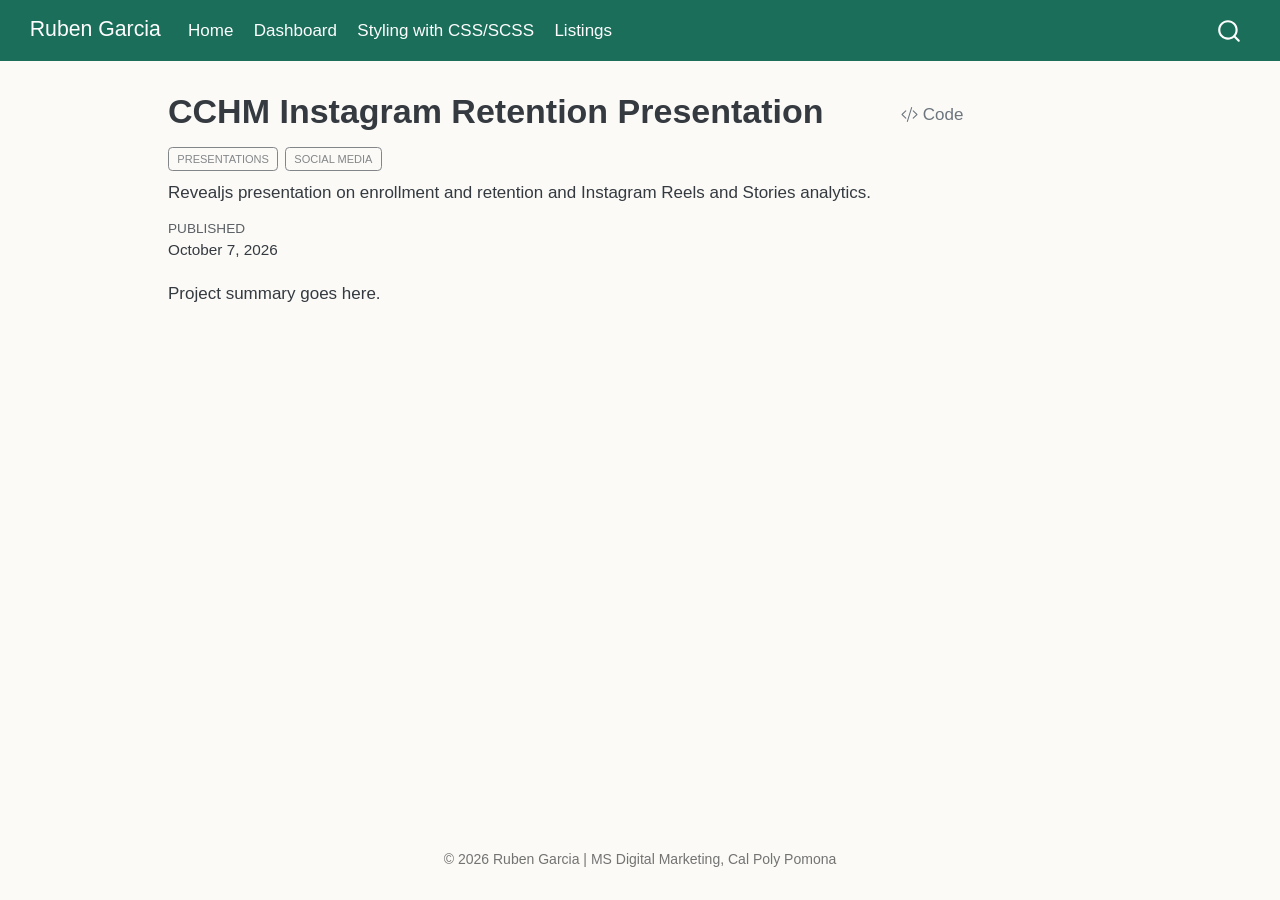
<file: docs/projects/cchm-presentation.html>
<!DOCTYPE html>
<html xmlns="http://www.w3.org/1999/xhtml" lang="en" xml:lang="en"><head>

<meta charset="utf-8">
<meta name="generator" content="quarto-1.9.38">

<meta name="viewport" content="width=device-width, initial-scale=1.0, user-scalable=yes">

<meta name="dcterms.date" content="2026-10-07">
<meta name="description" content="Revealjs presentation on enrollment and retention and Instagram Reels and Stories analytics.">

<title>CCHM Instagram Retention Presentation – Ruben Garcia</title>
<style>
/* Default styles provided by pandoc.
** See https://pandoc.org/MANUAL.html#variables-for-html for config info.
*/
code{white-space: pre-wrap;}
span.smallcaps{font-variant: small-caps;}
div.columns{display: flex; gap: min(4vw, 1.5em);}
div.column{flex: auto; overflow-x: auto;}
div.hanging-indent{margin-left: 1.5em; text-indent: -1.5em;}
ul.task-list{list-style: none;}
ul.task-list li input[type="checkbox"] {
  width: 0.8em;
  margin: 0 0.8em 0.2em -1em; /* quarto-specific, see https://github.com/quarto-dev/quarto-cli/issues/4556 */ 
  vertical-align: middle;
}
/* CSS for syntax highlighting */
html { -webkit-text-size-adjust: 100%; }
pre > code.sourceCode { white-space: pre; position: relative; }
pre > code.sourceCode > span { display: inline-block; line-height: 1.25; }
pre > code.sourceCode > span:empty { height: 1.2em; }
.sourceCode { overflow: visible; }
code.sourceCode > span { color: inherit; text-decoration: inherit; }
div.sourceCode { margin: 1em 0; }
pre.sourceCode { margin: 0; }
@media screen {
div.sourceCode { overflow: auto; }
}
@media print {
pre > code.sourceCode { white-space: pre-wrap; }
pre > code.sourceCode > span { text-indent: -5em; padding-left: 5em; }
}
pre.numberSource code
  { counter-reset: source-line 0; }
pre.numberSource code > span
  { position: relative; left: -4em; counter-increment: source-line; }
pre.numberSource code > span > a:first-child::before
  { content: counter(source-line);
    position: relative; left: -1em; text-align: right; vertical-align: baseline;
    border: none; display: inline-block;
    -webkit-touch-callout: none; -webkit-user-select: none;
    -khtml-user-select: none; -moz-user-select: none;
    -ms-user-select: none; user-select: none;
    padding: 0 4px; width: 4em;
  }
pre.numberSource { margin-left: 3em;  padding-left: 4px; }
div.sourceCode
  {   }
@media screen {
pre > code.sourceCode > span > a:first-child::before { text-decoration: underline; }
}
</style>


<script src="../site_libs/quarto-nav/quarto-nav.js"></script>
<script src="../site_libs/quarto-nav/headroom.min.js"></script>
<script src="../site_libs/clipboard/clipboard.min.js"></script>
<script src="../site_libs/quarto-search/autocomplete.umd.js"></script>
<script src="../site_libs/quarto-search/fuse.min.js"></script>
<script src="../site_libs/quarto-search/quarto-search.js"></script>
<meta name="quarto:offset" content="../">
<link href="../images/ruben.jpeg" rel="icon" type="image/jpeg">
<script src="../site_libs/quarto-html/quarto.js" type="module"></script>
<script src="../site_libs/quarto-html/tabsets/tabsets.js" type="module"></script>
<script src="../site_libs/quarto-html/popper.min.js"></script>
<script src="../site_libs/quarto-html/tippy.umd.min.js"></script>
<script src="../site_libs/quarto-html/anchor.min.js"></script>
<link href="../site_libs/quarto-html/tippy.css" rel="stylesheet">
<link href="../site_libs/quarto-html/quarto-syntax-highlighting-15634bcf2e68342d4ad2dfa704d543f6.css" rel="stylesheet" id="quarto-text-highlighting-styles">
<script src="../site_libs/bootstrap/bootstrap.min.js"></script>
<link href="../site_libs/bootstrap/bootstrap-icons.css" rel="stylesheet">
<link href="../site_libs/bootstrap/bootstrap-f38e6d8df13aaf6bc45f7460af661cfe.min.css" rel="stylesheet" append-hash="true" id="quarto-bootstrap" data-mode="light">
<script id="quarto-search-options" type="application/json">{
  "location": "navbar",
  "copy-button": false,
  "collapse-after": 3,
  "panel-placement": "end",
  "type": "overlay",
  "limit": 50,
  "keyboard-shortcut": [
    "f",
    "/",
    "s"
  ],
  "show-item-context": false,
  "language": {
    "search-no-results-text": "No results",
    "search-matching-documents-text": "matching documents",
    "search-copy-link-title": "Copy link to search",
    "search-hide-matches-text": "Hide additional matches",
    "search-more-match-text": "more match in this document",
    "search-more-matches-text": "more matches in this document",
    "search-clear-button-title": "Clear",
    "search-text-placeholder": "",
    "search-detached-cancel-button-title": "Cancel",
    "search-submit-button-title": "Submit",
    "search-label": "Search"
  }
}</script>


</head>

<body class="nav-fixed quarto-light">

<div id="quarto-search-results"></div>
  <header id="quarto-header" class="headroom fixed-top">
    <nav class="navbar navbar-expand-lg " data-bs-theme="dark">
      <div class="navbar-container container-fluid">
      <div class="navbar-brand-container mx-auto">
    <a class="navbar-brand" href="../index.html">
    <span class="navbar-title">Ruben Garcia</span>
    </a>
  </div>
            <div id="quarto-search" class="" title="Search"></div>
          <button class="navbar-toggler" type="button" data-bs-toggle="collapse" data-bs-target="#navbarCollapse" aria-controls="navbarCollapse" role="menu" aria-expanded="false" aria-label="Toggle navigation" onclick="if (window.quartoToggleHeadroom) { window.quartoToggleHeadroom(); }">
  <span class="navbar-toggler-icon"></span>
</button>
          <div class="collapse navbar-collapse" id="navbarCollapse">
            <ul class="navbar-nav navbar-nav-scroll me-auto">
  <li class="nav-item">
    <a class="nav-link" href="../index.html"> 
<span class="menu-text">Home</span></a>
  </li>  
  <li class="nav-item">
    <a class="nav-link" href="../dashboard.html"> 
<span class="menu-text">Dashboard</span></a>
  </li>  
  <li class="nav-item">
    <a class="nav-link" href="../css-scss.html"> 
<span class="menu-text">Styling with CSS/SCSS</span></a>
  </li>  
  <li class="nav-item">
    <a class="nav-link" href="../listings.html"> 
<span class="menu-text">Listings</span></a>
  </li>  
</ul>
          </div> <!-- /navcollapse -->
            <div class="quarto-navbar-tools">
</div>
      </div> <!-- /container-fluid -->
    </nav>
</header>
<!-- content -->
<div id="quarto-content" class="quarto-container page-columns page-rows-contents page-layout-article page-navbar">
<!-- sidebar -->
<!-- margin-sidebar -->
    <div id="quarto-margin-sidebar" class="sidebar margin-sidebar zindex-bottom">
        
    </div>
<!-- main -->
<main class="content" id="quarto-document-content">

<header id="title-block-header" class="quarto-title-block default">
<div class="quarto-title">
<div class="quarto-title-block"><div><h1 class="title">CCHM Instagram Retention Presentation</h1><button type="button" class="btn code-tools-button" id="quarto-code-tools-source"><i class="bi"></i> Code</button></div></div>
  <div class="quarto-categories">
    <div class="quarto-category">Presentations</div>
    <div class="quarto-category">Social Media</div>
  </div>
  </div>

<div>
  <div class="description">
    Revealjs presentation on enrollment and retention and Instagram Reels and Stories analytics.
  </div>
</div>


<div class="quarto-title-meta">

    
    <div>
    <div class="quarto-title-meta-heading">Published</div>
    <div class="quarto-title-meta-contents">
      <p class="date">October 7, 2026</p>
    </div>
  </div>
  
    
  </div>
  


</header>


<p>Project summary goes here.</p>


<!-- -->


</main> <!-- /main -->
<script id="quarto-html-after-body" type="application/javascript">
  window.document.addEventListener("DOMContentLoaded", function (event) {
    const icon = "";
    const anchorJS = new window.AnchorJS();
    anchorJS.options = {
      placement: 'right',
      icon: icon
    };
    anchorJS.add('.anchored');
    const isCodeAnnotation = (el) => {
      for (const clz of el.classList) {
        if (clz.startsWith('code-annotation-')) {                     
          return true;
        }
      }
      return false;
    }
    const onCopySuccess = function(e) {
      // button target
      const button = e.trigger;
      // don't keep focus
      button.blur();
      // flash "checked"
      button.classList.add('code-copy-button-checked');
      var currentTitle = button.getAttribute("title");
      button.setAttribute("title", "Copied!");
      let tooltip;
      if (window.bootstrap) {
        button.setAttribute("data-bs-toggle", "tooltip");
        button.setAttribute("data-bs-placement", "left");
        button.setAttribute("data-bs-title", "Copied!");
        tooltip = new bootstrap.Tooltip(button, 
          { trigger: "manual", 
            customClass: "code-copy-button-tooltip",
            offset: [0, -8]});
        tooltip.show();    
      }
      setTimeout(function() {
        if (tooltip) {
          tooltip.hide();
          button.removeAttribute("data-bs-title");
          button.removeAttribute("data-bs-toggle");
          button.removeAttribute("data-bs-placement");
        }
        button.setAttribute("title", currentTitle);
        button.classList.remove('code-copy-button-checked');
      }, 1000);
      // clear code selection
      e.clearSelection();
    }
    const getTextToCopy = function(trigger) {
      const outerScaffold = trigger.parentElement.cloneNode(true);
      const codeEl = outerScaffold.querySelector('code');
      for (const childEl of codeEl.children) {
        if (isCodeAnnotation(childEl)) {
          childEl.remove();
        }
      }
      return codeEl.innerText;
    }
    const clipboard = new window.ClipboardJS('.code-copy-button:not([data-in-quarto-modal])', {
      text: getTextToCopy
    });
    clipboard.on('success', onCopySuccess);
    if (window.document.getElementById('quarto-embedded-source-code-modal')) {
      const clipboardModal = new window.ClipboardJS('.code-copy-button[data-in-quarto-modal]', {
        text: getTextToCopy,
        container: window.document.getElementById('quarto-embedded-source-code-modal')
      });
      clipboardModal.on('success', onCopySuccess);
    }
    const viewSource = window.document.getElementById('quarto-view-source') ||
                       window.document.getElementById('quarto-code-tools-source');
    if (viewSource) {
      const sourceUrl = viewSource.getAttribute("data-quarto-source-url");
      viewSource.addEventListener("click", function(e) {
        if (sourceUrl) {
          // rstudio viewer pane
          if (/\bcapabilities=\b/.test(window.location)) {
            window.open(sourceUrl);
          } else {
            window.location.href = sourceUrl;
          }
        } else {
          const modal = new bootstrap.Modal(document.getElementById('quarto-embedded-source-code-modal'));
          modal.show();
        }
        return false;
      });
    }
    function toggleCodeHandler(show) {
      return function(e) {
        const detailsSrc = window.document.querySelectorAll(".cell > details > .sourceCode");
        for (let i=0; i<detailsSrc.length; i++) {
          const details = detailsSrc[i].parentElement;
          if (show) {
            details.open = true;
          } else {
            details.removeAttribute("open");
          }
        }
        const cellCodeDivs = window.document.querySelectorAll(".cell > .sourceCode");
        const fromCls = show ? "hidden" : "unhidden";
        const toCls = show ? "unhidden" : "hidden";
        for (let i=0; i<cellCodeDivs.length; i++) {
          const codeDiv = cellCodeDivs[i];
          if (codeDiv.classList.contains(fromCls)) {
            codeDiv.classList.remove(fromCls);
            codeDiv.classList.add(toCls);
          } 
        }
        return false;
      }
    }
    const hideAllCode = window.document.getElementById("quarto-hide-all-code");
    if (hideAllCode) {
      hideAllCode.addEventListener("click", toggleCodeHandler(false));
    }
    const showAllCode = window.document.getElementById("quarto-show-all-code");
    if (showAllCode) {
      showAllCode.addEventListener("click", toggleCodeHandler(true));
    }
      var localhostRegex = new RegExp(/^(?:http|https):\/\/localhost\:?[0-9]*\//);
      var mailtoRegex = new RegExp(/^mailto:/);
        var filterRegex = new RegExp('/' + window.location.host + '/');
      var isInternal = (href) => {
          return filterRegex.test(href) || localhostRegex.test(href) || mailtoRegex.test(href);
      }
      // Inspect non-navigation links and adorn them if external
     var links = window.document.querySelectorAll('a[href]:not(.nav-link):not(.navbar-brand):not(.toc-action):not(.sidebar-link):not(.sidebar-item-toggle):not(.pagination-link):not(.no-external):not([aria-hidden]):not(.dropdown-item):not(.quarto-navigation-tool):not(.about-link)');
      for (var i=0; i<links.length; i++) {
        const link = links[i];
        if (!isInternal(link.href)) {
          // undo the damage that might have been done by quarto-nav.js in the case of
          // links that we want to consider external
          if (link.dataset.originalHref !== undefined) {
            link.href = link.dataset.originalHref;
          }
        }
      }
    function tippyHover(el, contentFn, onTriggerFn, onUntriggerFn) {
      const config = {
        allowHTML: true,
        maxWidth: 500,
        delay: 100,
        arrow: false,
        appendTo: function(el) {
            return el.parentElement;
        },
        interactive: true,
        interactiveBorder: 10,
        theme: 'quarto',
        placement: 'bottom-start',
      };
      if (contentFn) {
        config.content = contentFn;
      }
      if (onTriggerFn) {
        config.onTrigger = onTriggerFn;
      }
      if (onUntriggerFn) {
        config.onUntrigger = onUntriggerFn;
      }
      window.tippy(el, config); 
    }
    const noterefs = window.document.querySelectorAll('a[role="doc-noteref"]');
    for (var i=0; i<noterefs.length; i++) {
      const ref = noterefs[i];
      tippyHover(ref, function() {
        // use id or data attribute instead here
        let href = ref.getAttribute('data-footnote-href') || ref.getAttribute('href');
        try { href = new URL(href).hash; } catch {}
        const id = href.replace(/^#\/?/, "");
        const note = window.document.getElementById(id);
        if (note) {
          return note.innerHTML;
        } else {
          return "";
        }
      });
    }
    const xrefs = window.document.querySelectorAll('a.quarto-xref');
    const processXRef = (id, note) => {
      // Strip column container classes
      const stripColumnClz = (el) => {
        el.classList.remove("page-full", "page-columns");
        if (el.children) {
          for (const child of el.children) {
            stripColumnClz(child);
          }
        }
      }
      stripColumnClz(note)
      if (id === null || id.startsWith('sec-')) {
        // Special case sections, only their first couple elements
        const container = document.createElement("div");
        if (note.children && note.children.length > 2) {
          container.appendChild(note.children[0].cloneNode(true));
          for (let i = 1; i < note.children.length; i++) {
            const child = note.children[i];
            if (child.tagName === "P" && child.innerText === "") {
              continue;
            } else {
              container.appendChild(child.cloneNode(true));
              break;
            }
          }
          if (window.Quarto?.typesetMath) {
            window.Quarto.typesetMath(container);
          }
          return container.innerHTML
        } else {
          if (window.Quarto?.typesetMath) {
            window.Quarto.typesetMath(note);
          }
          return note.innerHTML;
        }
      } else {
        // Remove any anchor links if they are present
        const anchorLink = note.querySelector('a.anchorjs-link');
        if (anchorLink) {
          anchorLink.remove();
        }
        if (window.Quarto?.typesetMath) {
          window.Quarto.typesetMath(note);
        }
        if (note.classList.contains("callout")) {
          return note.outerHTML;
        } else {
          return note.innerHTML;
        }
      }
    }
    for (var i=0; i<xrefs.length; i++) {
      const xref = xrefs[i];
      tippyHover(xref, undefined, function(instance) {
        instance.disable();
        let url = xref.getAttribute('href');
        let hash = undefined; 
        if (url.startsWith('#')) {
          hash = url;
        } else {
          try { hash = new URL(url).hash; } catch {}
        }
        if (hash) {
          const id = hash.replace(/^#\/?/, "");
          const note = window.document.getElementById(id);
          if (note !== null) {
            try {
              const html = processXRef(id, note.cloneNode(true));
              instance.setContent(html);
            } finally {
              instance.enable();
              instance.show();
            }
          } else {
            // See if we can fetch this
            fetch(url.split('#')[0])
            .then(res => res.text())
            .then(html => {
              const parser = new DOMParser();
              const htmlDoc = parser.parseFromString(html, "text/html");
              const note = htmlDoc.getElementById(id);
              if (note !== null) {
                const html = processXRef(id, note);
                instance.setContent(html);
              } 
            }).finally(() => {
              instance.enable();
              instance.show();
            });
          }
        } else {
          // See if we can fetch a full url (with no hash to target)
          // This is a special case and we should probably do some content thinning / targeting
          fetch(url)
          .then(res => res.text())
          .then(html => {
            const parser = new DOMParser();
            const htmlDoc = parser.parseFromString(html, "text/html");
            const note = htmlDoc.querySelector('main.content');
            if (note !== null) {
              // This should only happen for chapter cross references
              // (since there is no id in the URL)
              // remove the first header
              if (note.children.length > 0 && note.children[0].tagName === "HEADER") {
                note.children[0].remove();
              }
              const html = processXRef(null, note);
              instance.setContent(html);
            } 
          }).finally(() => {
            instance.enable();
            instance.show();
          });
        }
      }, function(instance) {
      });
    }
        let selectedAnnoteEl;
        const selectorForAnnotation = ( cell, annotation) => {
          let cellAttr = 'data-code-cell="' + cell + '"';
          let lineAttr = 'data-code-annotation="' +  annotation + '"';
          const selector = 'span[' + cellAttr + '][' + lineAttr + ']';
          return selector;
        }
        const selectCodeLines = (annoteEl) => {
          const doc = window.document;
          const targetCell = annoteEl.getAttribute("data-target-cell");
          const targetAnnotation = annoteEl.getAttribute("data-target-annotation");
          const annoteSpan = window.document.querySelector(selectorForAnnotation(targetCell, targetAnnotation));
          const lines = annoteSpan.getAttribute("data-code-lines").split(",");
          const lineIds = lines.map((line) => {
            return targetCell + "-" + line;
          })
          let top = null;
          let height = null;
          let parent = null;
          if (lineIds.length > 0) {
              //compute the position of the single el (top and bottom and make a div)
              const el = window.document.getElementById(lineIds[0]);
              top = el.offsetTop;
              height = el.offsetHeight;
              parent = el.parentElement.parentElement;
            if (lineIds.length > 1) {
              const lastEl = window.document.getElementById(lineIds[lineIds.length - 1]);
              const bottom = lastEl.offsetTop + lastEl.offsetHeight;
              height = bottom - top;
            }
            if (top !== null && height !== null && parent !== null) {
              // cook up a div (if necessary) and position it 
              let div = window.document.getElementById("code-annotation-line-highlight");
              if (div === null) {
                div = window.document.createElement("div");
                div.setAttribute("id", "code-annotation-line-highlight");
                div.style.position = 'absolute';
                parent.appendChild(div);
              }
              div.style.top = top - 2 + "px";
              div.style.height = height + 4 + "px";
              div.style.left = 0;
              let gutterDiv = window.document.getElementById("code-annotation-line-highlight-gutter");
              if (gutterDiv === null) {
                gutterDiv = window.document.createElement("div");
                gutterDiv.setAttribute("id", "code-annotation-line-highlight-gutter");
                gutterDiv.style.position = 'absolute';
                const codeCell = window.document.getElementById(targetCell);
                const gutter = codeCell.querySelector('.code-annotation-gutter');
                gutter.appendChild(gutterDiv);
              }
              gutterDiv.style.top = top - 2 + "px";
              gutterDiv.style.height = height + 4 + "px";
            }
            selectedAnnoteEl = annoteEl;
          }
        };
        const unselectCodeLines = () => {
          const elementsIds = ["code-annotation-line-highlight", "code-annotation-line-highlight-gutter"];
          elementsIds.forEach((elId) => {
            const div = window.document.getElementById(elId);
            if (div) {
              div.remove();
            }
          });
          selectedAnnoteEl = undefined;
        };
          // Handle positioning of the toggle
      window.addEventListener(
        "resize",
        throttle(() => {
          elRect = undefined;
          if (selectedAnnoteEl) {
            selectCodeLines(selectedAnnoteEl);
          }
        }, 10)
      );
      function throttle(fn, ms) {
      let throttle = false;
      let timer;
        return (...args) => {
          if(!throttle) { // first call gets through
              fn.apply(this, args);
              throttle = true;
          } else { // all the others get throttled
              if(timer) clearTimeout(timer); // cancel #2
              timer = setTimeout(() => {
                fn.apply(this, args);
                timer = throttle = false;
              }, ms);
          }
        };
      }
        // Attach click handler to the DT
        const annoteDls = window.document.querySelectorAll('dt[data-target-cell]');
        for (const annoteDlNode of annoteDls) {
          annoteDlNode.addEventListener('click', (event) => {
            const clickedEl = event.target;
            if (clickedEl !== selectedAnnoteEl) {
              unselectCodeLines();
              const activeEl = window.document.querySelector('dt[data-target-cell].code-annotation-active');
              if (activeEl) {
                activeEl.classList.remove('code-annotation-active');
              }
              selectCodeLines(clickedEl);
              clickedEl.classList.add('code-annotation-active');
            } else {
              // Unselect the line
              unselectCodeLines();
              clickedEl.classList.remove('code-annotation-active');
            }
          });
        }
    const findCites = (el) => {
      const parentEl = el.parentElement;
      if (parentEl) {
        const cites = parentEl.dataset.cites;
        if (cites) {
          return {
            el,
            cites: cites.split(' ')
          };
        } else {
          return findCites(el.parentElement)
        }
      } else {
        return undefined;
      }
    };
    var bibliorefs = window.document.querySelectorAll('a[role="doc-biblioref"]');
    for (var i=0; i<bibliorefs.length; i++) {
      const ref = bibliorefs[i];
      const citeInfo = findCites(ref);
      if (citeInfo) {
        tippyHover(citeInfo.el, function() {
          var popup = window.document.createElement('div');
          citeInfo.cites.forEach(function(cite) {
            var citeDiv = window.document.createElement('div');
            citeDiv.classList.add('hanging-indent');
            citeDiv.classList.add('csl-entry');
            var biblioDiv = window.document.getElementById('ref-' + cite);
            if (biblioDiv) {
              citeDiv.innerHTML = biblioDiv.innerHTML;
            }
            popup.appendChild(citeDiv);
          });
          return popup.innerHTML;
        });
      }
    }
  });
  </script><div class="modal fade" id="quarto-embedded-source-code-modal" tabindex="-1" aria-labelledby="quarto-embedded-source-code-modal-label" aria-hidden="true"><div class="modal-dialog modal-dialog-scrollable"><div class="modal-content"><div class="modal-header"><h5 class="modal-title" id="quarto-embedded-source-code-modal-label">Source Code</h5><button class="btn-close" data-bs-dismiss="modal"></button></div><div class="modal-body"><div class="">
<div class="code-copy-outer-scaffold"><div class="sourceCode" id="cb1" data-shortcodes="false"><pre class="sourceCode markdown code-with-copy"><code class="sourceCode markdown"><span id="cb1-1"><a href="#cb1-1" aria-hidden="true" tabindex="-1"></a><span class="co">---</span></span>
<span id="cb1-2"><a href="#cb1-2" aria-hidden="true" tabindex="-1"></a><span class="an">title:</span><span class="co"> "CCHM Instagram Retention Presentation"</span></span>
<span id="cb1-3"><a href="#cb1-3" aria-hidden="true" tabindex="-1"></a><span class="an">description:</span><span class="co"> "Revealjs presentation on enrollment and retention and Instagram Reels and Stories analytics."</span></span>
<span id="cb1-4"><a href="#cb1-4" aria-hidden="true" tabindex="-1"></a><span class="an">date:</span><span class="co"> 2026-10-07</span></span>
<span id="cb1-5"><a href="#cb1-5" aria-hidden="true" tabindex="-1"></a><span class="an">categories:</span><span class="co"> [Presentations, Social Media]</span></span>
<span id="cb1-6"><a href="#cb1-6" aria-hidden="true" tabindex="-1"></a><span class="co">---</span></span>
<span id="cb1-7"><a href="#cb1-7" aria-hidden="true" tabindex="-1"></a></span>
<span id="cb1-8"><a href="#cb1-8" aria-hidden="true" tabindex="-1"></a>Project summary goes here.</span></code></pre></div><button title="Copy to Clipboard" class="code-copy-button" data-in-quarto-modal=""><i class="bi"></i></button></div>
</div></div></div></div></div>
</div> <!-- /content -->
<footer class="footer">
  <div class="nav-footer">
    <div class="nav-footer-left">
      &nbsp;
    </div>   
    <div class="nav-footer-center">
<p>© 2026 Ruben Garcia | MS Digital Marketing, Cal Poly Pomona</p>
</div>
    <div class="nav-footer-right">
      &nbsp;
    </div>
  </div>
</footer>




</body></html>
</file>
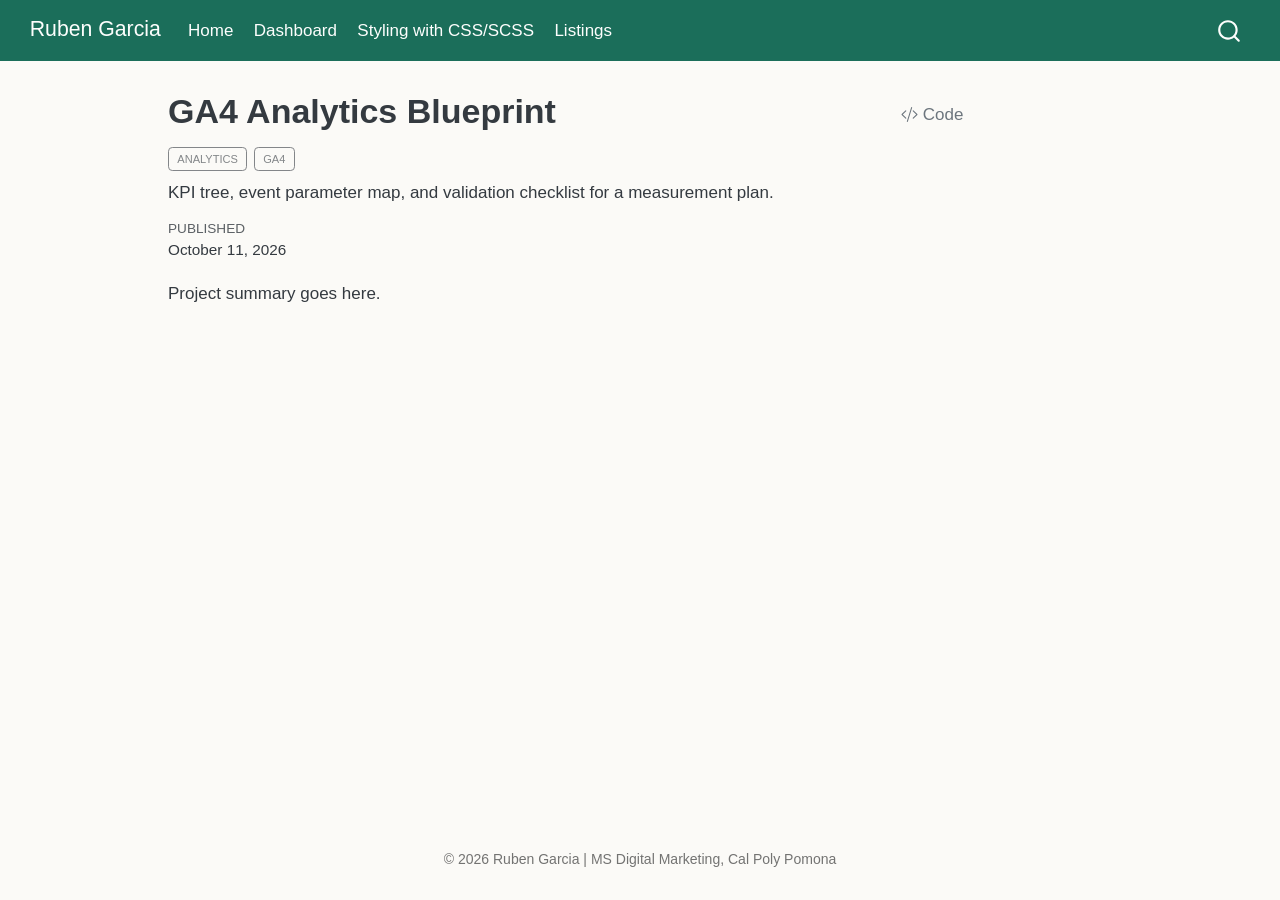
<file: docs/projects/ga4-blueprint.html>
<!DOCTYPE html>
<html xmlns="http://www.w3.org/1999/xhtml" lang="en" xml:lang="en"><head>

<meta charset="utf-8">
<meta name="generator" content="quarto-1.9.38">

<meta name="viewport" content="width=device-width, initial-scale=1.0, user-scalable=yes">

<meta name="dcterms.date" content="2026-10-11">
<meta name="description" content="KPI tree, event parameter map, and validation checklist for a measurement plan.">

<title>GA4 Analytics Blueprint – Ruben Garcia</title>
<style>
/* Default styles provided by pandoc.
** See https://pandoc.org/MANUAL.html#variables-for-html for config info.
*/
code{white-space: pre-wrap;}
span.smallcaps{font-variant: small-caps;}
div.columns{display: flex; gap: min(4vw, 1.5em);}
div.column{flex: auto; overflow-x: auto;}
div.hanging-indent{margin-left: 1.5em; text-indent: -1.5em;}
ul.task-list{list-style: none;}
ul.task-list li input[type="checkbox"] {
  width: 0.8em;
  margin: 0 0.8em 0.2em -1em; /* quarto-specific, see https://github.com/quarto-dev/quarto-cli/issues/4556 */ 
  vertical-align: middle;
}
/* CSS for syntax highlighting */
html { -webkit-text-size-adjust: 100%; }
pre > code.sourceCode { white-space: pre; position: relative; }
pre > code.sourceCode > span { display: inline-block; line-height: 1.25; }
pre > code.sourceCode > span:empty { height: 1.2em; }
.sourceCode { overflow: visible; }
code.sourceCode > span { color: inherit; text-decoration: inherit; }
div.sourceCode { margin: 1em 0; }
pre.sourceCode { margin: 0; }
@media screen {
div.sourceCode { overflow: auto; }
}
@media print {
pre > code.sourceCode { white-space: pre-wrap; }
pre > code.sourceCode > span { text-indent: -5em; padding-left: 5em; }
}
pre.numberSource code
  { counter-reset: source-line 0; }
pre.numberSource code > span
  { position: relative; left: -4em; counter-increment: source-line; }
pre.numberSource code > span > a:first-child::before
  { content: counter(source-line);
    position: relative; left: -1em; text-align: right; vertical-align: baseline;
    border: none; display: inline-block;
    -webkit-touch-callout: none; -webkit-user-select: none;
    -khtml-user-select: none; -moz-user-select: none;
    -ms-user-select: none; user-select: none;
    padding: 0 4px; width: 4em;
  }
pre.numberSource { margin-left: 3em;  padding-left: 4px; }
div.sourceCode
  {   }
@media screen {
pre > code.sourceCode > span > a:first-child::before { text-decoration: underline; }
}
</style>


<script src="../site_libs/quarto-nav/quarto-nav.js"></script>
<script src="../site_libs/quarto-nav/headroom.min.js"></script>
<script src="../site_libs/clipboard/clipboard.min.js"></script>
<script src="../site_libs/quarto-search/autocomplete.umd.js"></script>
<script src="../site_libs/quarto-search/fuse.min.js"></script>
<script src="../site_libs/quarto-search/quarto-search.js"></script>
<meta name="quarto:offset" content="../">
<link href="../images/ruben.jpeg" rel="icon" type="image/jpeg">
<script src="../site_libs/quarto-html/quarto.js" type="module"></script>
<script src="../site_libs/quarto-html/tabsets/tabsets.js" type="module"></script>
<script src="../site_libs/quarto-html/popper.min.js"></script>
<script src="../site_libs/quarto-html/tippy.umd.min.js"></script>
<script src="../site_libs/quarto-html/anchor.min.js"></script>
<link href="../site_libs/quarto-html/tippy.css" rel="stylesheet">
<link href="../site_libs/quarto-html/quarto-syntax-highlighting-15634bcf2e68342d4ad2dfa704d543f6.css" rel="stylesheet" id="quarto-text-highlighting-styles">
<script src="../site_libs/bootstrap/bootstrap.min.js"></script>
<link href="../site_libs/bootstrap/bootstrap-icons.css" rel="stylesheet">
<link href="../site_libs/bootstrap/bootstrap-f38e6d8df13aaf6bc45f7460af661cfe.min.css" rel="stylesheet" append-hash="true" id="quarto-bootstrap" data-mode="light">
<script id="quarto-search-options" type="application/json">{
  "location": "navbar",
  "copy-button": false,
  "collapse-after": 3,
  "panel-placement": "end",
  "type": "overlay",
  "limit": 50,
  "keyboard-shortcut": [
    "f",
    "/",
    "s"
  ],
  "show-item-context": false,
  "language": {
    "search-no-results-text": "No results",
    "search-matching-documents-text": "matching documents",
    "search-copy-link-title": "Copy link to search",
    "search-hide-matches-text": "Hide additional matches",
    "search-more-match-text": "more match in this document",
    "search-more-matches-text": "more matches in this document",
    "search-clear-button-title": "Clear",
    "search-text-placeholder": "",
    "search-detached-cancel-button-title": "Cancel",
    "search-submit-button-title": "Submit",
    "search-label": "Search"
  }
}</script>


</head>

<body class="nav-fixed quarto-light">

<div id="quarto-search-results"></div>
  <header id="quarto-header" class="headroom fixed-top">
    <nav class="navbar navbar-expand-lg " data-bs-theme="dark">
      <div class="navbar-container container-fluid">
      <div class="navbar-brand-container mx-auto">
    <a class="navbar-brand" href="../index.html">
    <span class="navbar-title">Ruben Garcia</span>
    </a>
  </div>
            <div id="quarto-search" class="" title="Search"></div>
          <button class="navbar-toggler" type="button" data-bs-toggle="collapse" data-bs-target="#navbarCollapse" aria-controls="navbarCollapse" role="menu" aria-expanded="false" aria-label="Toggle navigation" onclick="if (window.quartoToggleHeadroom) { window.quartoToggleHeadroom(); }">
  <span class="navbar-toggler-icon"></span>
</button>
          <div class="collapse navbar-collapse" id="navbarCollapse">
            <ul class="navbar-nav navbar-nav-scroll me-auto">
  <li class="nav-item">
    <a class="nav-link" href="../index.html"> 
<span class="menu-text">Home</span></a>
  </li>  
  <li class="nav-item">
    <a class="nav-link" href="../dashboard.html"> 
<span class="menu-text">Dashboard</span></a>
  </li>  
  <li class="nav-item">
    <a class="nav-link" href="../css-scss.html"> 
<span class="menu-text">Styling with CSS/SCSS</span></a>
  </li>  
  <li class="nav-item">
    <a class="nav-link" href="../listings.html"> 
<span class="menu-text">Listings</span></a>
  </li>  
</ul>
          </div> <!-- /navcollapse -->
            <div class="quarto-navbar-tools">
</div>
      </div> <!-- /container-fluid -->
    </nav>
</header>
<!-- content -->
<div id="quarto-content" class="quarto-container page-columns page-rows-contents page-layout-article page-navbar">
<!-- sidebar -->
<!-- margin-sidebar -->
    <div id="quarto-margin-sidebar" class="sidebar margin-sidebar zindex-bottom">
        
    </div>
<!-- main -->
<main class="content" id="quarto-document-content">

<header id="title-block-header" class="quarto-title-block default">
<div class="quarto-title">
<div class="quarto-title-block"><div><h1 class="title">GA4 Analytics Blueprint</h1><button type="button" class="btn code-tools-button" id="quarto-code-tools-source"><i class="bi"></i> Code</button></div></div>
  <div class="quarto-categories">
    <div class="quarto-category">Analytics</div>
    <div class="quarto-category">GA4</div>
  </div>
  </div>

<div>
  <div class="description">
    KPI tree, event parameter map, and validation checklist for a measurement plan.
  </div>
</div>


<div class="quarto-title-meta">

    
    <div>
    <div class="quarto-title-meta-heading">Published</div>
    <div class="quarto-title-meta-contents">
      <p class="date">October 11, 2026</p>
    </div>
  </div>
  
    
  </div>
  


</header>


<p>Project summary goes here.</p>


<!-- -->


</main> <!-- /main -->
<script id="quarto-html-after-body" type="application/javascript">
  window.document.addEventListener("DOMContentLoaded", function (event) {
    const icon = "";
    const anchorJS = new window.AnchorJS();
    anchorJS.options = {
      placement: 'right',
      icon: icon
    };
    anchorJS.add('.anchored');
    const isCodeAnnotation = (el) => {
      for (const clz of el.classList) {
        if (clz.startsWith('code-annotation-')) {                     
          return true;
        }
      }
      return false;
    }
    const onCopySuccess = function(e) {
      // button target
      const button = e.trigger;
      // don't keep focus
      button.blur();
      // flash "checked"
      button.classList.add('code-copy-button-checked');
      var currentTitle = button.getAttribute("title");
      button.setAttribute("title", "Copied!");
      let tooltip;
      if (window.bootstrap) {
        button.setAttribute("data-bs-toggle", "tooltip");
        button.setAttribute("data-bs-placement", "left");
        button.setAttribute("data-bs-title", "Copied!");
        tooltip = new bootstrap.Tooltip(button, 
          { trigger: "manual", 
            customClass: "code-copy-button-tooltip",
            offset: [0, -8]});
        tooltip.show();    
      }
      setTimeout(function() {
        if (tooltip) {
          tooltip.hide();
          button.removeAttribute("data-bs-title");
          button.removeAttribute("data-bs-toggle");
          button.removeAttribute("data-bs-placement");
        }
        button.setAttribute("title", currentTitle);
        button.classList.remove('code-copy-button-checked');
      }, 1000);
      // clear code selection
      e.clearSelection();
    }
    const getTextToCopy = function(trigger) {
      const outerScaffold = trigger.parentElement.cloneNode(true);
      const codeEl = outerScaffold.querySelector('code');
      for (const childEl of codeEl.children) {
        if (isCodeAnnotation(childEl)) {
          childEl.remove();
        }
      }
      return codeEl.innerText;
    }
    const clipboard = new window.ClipboardJS('.code-copy-button:not([data-in-quarto-modal])', {
      text: getTextToCopy
    });
    clipboard.on('success', onCopySuccess);
    if (window.document.getElementById('quarto-embedded-source-code-modal')) {
      const clipboardModal = new window.ClipboardJS('.code-copy-button[data-in-quarto-modal]', {
        text: getTextToCopy,
        container: window.document.getElementById('quarto-embedded-source-code-modal')
      });
      clipboardModal.on('success', onCopySuccess);
    }
    const viewSource = window.document.getElementById('quarto-view-source') ||
                       window.document.getElementById('quarto-code-tools-source');
    if (viewSource) {
      const sourceUrl = viewSource.getAttribute("data-quarto-source-url");
      viewSource.addEventListener("click", function(e) {
        if (sourceUrl) {
          // rstudio viewer pane
          if (/\bcapabilities=\b/.test(window.location)) {
            window.open(sourceUrl);
          } else {
            window.location.href = sourceUrl;
          }
        } else {
          const modal = new bootstrap.Modal(document.getElementById('quarto-embedded-source-code-modal'));
          modal.show();
        }
        return false;
      });
    }
    function toggleCodeHandler(show) {
      return function(e) {
        const detailsSrc = window.document.querySelectorAll(".cell > details > .sourceCode");
        for (let i=0; i<detailsSrc.length; i++) {
          const details = detailsSrc[i].parentElement;
          if (show) {
            details.open = true;
          } else {
            details.removeAttribute("open");
          }
        }
        const cellCodeDivs = window.document.querySelectorAll(".cell > .sourceCode");
        const fromCls = show ? "hidden" : "unhidden";
        const toCls = show ? "unhidden" : "hidden";
        for (let i=0; i<cellCodeDivs.length; i++) {
          const codeDiv = cellCodeDivs[i];
          if (codeDiv.classList.contains(fromCls)) {
            codeDiv.classList.remove(fromCls);
            codeDiv.classList.add(toCls);
          } 
        }
        return false;
      }
    }
    const hideAllCode = window.document.getElementById("quarto-hide-all-code");
    if (hideAllCode) {
      hideAllCode.addEventListener("click", toggleCodeHandler(false));
    }
    const showAllCode = window.document.getElementById("quarto-show-all-code");
    if (showAllCode) {
      showAllCode.addEventListener("click", toggleCodeHandler(true));
    }
      var localhostRegex = new RegExp(/^(?:http|https):\/\/localhost\:?[0-9]*\//);
      var mailtoRegex = new RegExp(/^mailto:/);
        var filterRegex = new RegExp('/' + window.location.host + '/');
      var isInternal = (href) => {
          return filterRegex.test(href) || localhostRegex.test(href) || mailtoRegex.test(href);
      }
      // Inspect non-navigation links and adorn them if external
     var links = window.document.querySelectorAll('a[href]:not(.nav-link):not(.navbar-brand):not(.toc-action):not(.sidebar-link):not(.sidebar-item-toggle):not(.pagination-link):not(.no-external):not([aria-hidden]):not(.dropdown-item):not(.quarto-navigation-tool):not(.about-link)');
      for (var i=0; i<links.length; i++) {
        const link = links[i];
        if (!isInternal(link.href)) {
          // undo the damage that might have been done by quarto-nav.js in the case of
          // links that we want to consider external
          if (link.dataset.originalHref !== undefined) {
            link.href = link.dataset.originalHref;
          }
        }
      }
    function tippyHover(el, contentFn, onTriggerFn, onUntriggerFn) {
      const config = {
        allowHTML: true,
        maxWidth: 500,
        delay: 100,
        arrow: false,
        appendTo: function(el) {
            return el.parentElement;
        },
        interactive: true,
        interactiveBorder: 10,
        theme: 'quarto',
        placement: 'bottom-start',
      };
      if (contentFn) {
        config.content = contentFn;
      }
      if (onTriggerFn) {
        config.onTrigger = onTriggerFn;
      }
      if (onUntriggerFn) {
        config.onUntrigger = onUntriggerFn;
      }
      window.tippy(el, config); 
    }
    const noterefs = window.document.querySelectorAll('a[role="doc-noteref"]');
    for (var i=0; i<noterefs.length; i++) {
      const ref = noterefs[i];
      tippyHover(ref, function() {
        // use id or data attribute instead here
        let href = ref.getAttribute('data-footnote-href') || ref.getAttribute('href');
        try { href = new URL(href).hash; } catch {}
        const id = href.replace(/^#\/?/, "");
        const note = window.document.getElementById(id);
        if (note) {
          return note.innerHTML;
        } else {
          return "";
        }
      });
    }
    const xrefs = window.document.querySelectorAll('a.quarto-xref');
    const processXRef = (id, note) => {
      // Strip column container classes
      const stripColumnClz = (el) => {
        el.classList.remove("page-full", "page-columns");
        if (el.children) {
          for (const child of el.children) {
            stripColumnClz(child);
          }
        }
      }
      stripColumnClz(note)
      if (id === null || id.startsWith('sec-')) {
        // Special case sections, only their first couple elements
        const container = document.createElement("div");
        if (note.children && note.children.length > 2) {
          container.appendChild(note.children[0].cloneNode(true));
          for (let i = 1; i < note.children.length; i++) {
            const child = note.children[i];
            if (child.tagName === "P" && child.innerText === "") {
              continue;
            } else {
              container.appendChild(child.cloneNode(true));
              break;
            }
          }
          if (window.Quarto?.typesetMath) {
            window.Quarto.typesetMath(container);
          }
          return container.innerHTML
        } else {
          if (window.Quarto?.typesetMath) {
            window.Quarto.typesetMath(note);
          }
          return note.innerHTML;
        }
      } else {
        // Remove any anchor links if they are present
        const anchorLink = note.querySelector('a.anchorjs-link');
        if (anchorLink) {
          anchorLink.remove();
        }
        if (window.Quarto?.typesetMath) {
          window.Quarto.typesetMath(note);
        }
        if (note.classList.contains("callout")) {
          return note.outerHTML;
        } else {
          return note.innerHTML;
        }
      }
    }
    for (var i=0; i<xrefs.length; i++) {
      const xref = xrefs[i];
      tippyHover(xref, undefined, function(instance) {
        instance.disable();
        let url = xref.getAttribute('href');
        let hash = undefined; 
        if (url.startsWith('#')) {
          hash = url;
        } else {
          try { hash = new URL(url).hash; } catch {}
        }
        if (hash) {
          const id = hash.replace(/^#\/?/, "");
          const note = window.document.getElementById(id);
          if (note !== null) {
            try {
              const html = processXRef(id, note.cloneNode(true));
              instance.setContent(html);
            } finally {
              instance.enable();
              instance.show();
            }
          } else {
            // See if we can fetch this
            fetch(url.split('#')[0])
            .then(res => res.text())
            .then(html => {
              const parser = new DOMParser();
              const htmlDoc = parser.parseFromString(html, "text/html");
              const note = htmlDoc.getElementById(id);
              if (note !== null) {
                const html = processXRef(id, note);
                instance.setContent(html);
              } 
            }).finally(() => {
              instance.enable();
              instance.show();
            });
          }
        } else {
          // See if we can fetch a full url (with no hash to target)
          // This is a special case and we should probably do some content thinning / targeting
          fetch(url)
          .then(res => res.text())
          .then(html => {
            const parser = new DOMParser();
            const htmlDoc = parser.parseFromString(html, "text/html");
            const note = htmlDoc.querySelector('main.content');
            if (note !== null) {
              // This should only happen for chapter cross references
              // (since there is no id in the URL)
              // remove the first header
              if (note.children.length > 0 && note.children[0].tagName === "HEADER") {
                note.children[0].remove();
              }
              const html = processXRef(null, note);
              instance.setContent(html);
            } 
          }).finally(() => {
            instance.enable();
            instance.show();
          });
        }
      }, function(instance) {
      });
    }
        let selectedAnnoteEl;
        const selectorForAnnotation = ( cell, annotation) => {
          let cellAttr = 'data-code-cell="' + cell + '"';
          let lineAttr = 'data-code-annotation="' +  annotation + '"';
          const selector = 'span[' + cellAttr + '][' + lineAttr + ']';
          return selector;
        }
        const selectCodeLines = (annoteEl) => {
          const doc = window.document;
          const targetCell = annoteEl.getAttribute("data-target-cell");
          const targetAnnotation = annoteEl.getAttribute("data-target-annotation");
          const annoteSpan = window.document.querySelector(selectorForAnnotation(targetCell, targetAnnotation));
          const lines = annoteSpan.getAttribute("data-code-lines").split(",");
          const lineIds = lines.map((line) => {
            return targetCell + "-" + line;
          })
          let top = null;
          let height = null;
          let parent = null;
          if (lineIds.length > 0) {
              //compute the position of the single el (top and bottom and make a div)
              const el = window.document.getElementById(lineIds[0]);
              top = el.offsetTop;
              height = el.offsetHeight;
              parent = el.parentElement.parentElement;
            if (lineIds.length > 1) {
              const lastEl = window.document.getElementById(lineIds[lineIds.length - 1]);
              const bottom = lastEl.offsetTop + lastEl.offsetHeight;
              height = bottom - top;
            }
            if (top !== null && height !== null && parent !== null) {
              // cook up a div (if necessary) and position it 
              let div = window.document.getElementById("code-annotation-line-highlight");
              if (div === null) {
                div = window.document.createElement("div");
                div.setAttribute("id", "code-annotation-line-highlight");
                div.style.position = 'absolute';
                parent.appendChild(div);
              }
              div.style.top = top - 2 + "px";
              div.style.height = height + 4 + "px";
              div.style.left = 0;
              let gutterDiv = window.document.getElementById("code-annotation-line-highlight-gutter");
              if (gutterDiv === null) {
                gutterDiv = window.document.createElement("div");
                gutterDiv.setAttribute("id", "code-annotation-line-highlight-gutter");
                gutterDiv.style.position = 'absolute';
                const codeCell = window.document.getElementById(targetCell);
                const gutter = codeCell.querySelector('.code-annotation-gutter');
                gutter.appendChild(gutterDiv);
              }
              gutterDiv.style.top = top - 2 + "px";
              gutterDiv.style.height = height + 4 + "px";
            }
            selectedAnnoteEl = annoteEl;
          }
        };
        const unselectCodeLines = () => {
          const elementsIds = ["code-annotation-line-highlight", "code-annotation-line-highlight-gutter"];
          elementsIds.forEach((elId) => {
            const div = window.document.getElementById(elId);
            if (div) {
              div.remove();
            }
          });
          selectedAnnoteEl = undefined;
        };
          // Handle positioning of the toggle
      window.addEventListener(
        "resize",
        throttle(() => {
          elRect = undefined;
          if (selectedAnnoteEl) {
            selectCodeLines(selectedAnnoteEl);
          }
        }, 10)
      );
      function throttle(fn, ms) {
      let throttle = false;
      let timer;
        return (...args) => {
          if(!throttle) { // first call gets through
              fn.apply(this, args);
              throttle = true;
          } else { // all the others get throttled
              if(timer) clearTimeout(timer); // cancel #2
              timer = setTimeout(() => {
                fn.apply(this, args);
                timer = throttle = false;
              }, ms);
          }
        };
      }
        // Attach click handler to the DT
        const annoteDls = window.document.querySelectorAll('dt[data-target-cell]');
        for (const annoteDlNode of annoteDls) {
          annoteDlNode.addEventListener('click', (event) => {
            const clickedEl = event.target;
            if (clickedEl !== selectedAnnoteEl) {
              unselectCodeLines();
              const activeEl = window.document.querySelector('dt[data-target-cell].code-annotation-active');
              if (activeEl) {
                activeEl.classList.remove('code-annotation-active');
              }
              selectCodeLines(clickedEl);
              clickedEl.classList.add('code-annotation-active');
            } else {
              // Unselect the line
              unselectCodeLines();
              clickedEl.classList.remove('code-annotation-active');
            }
          });
        }
    const findCites = (el) => {
      const parentEl = el.parentElement;
      if (parentEl) {
        const cites = parentEl.dataset.cites;
        if (cites) {
          return {
            el,
            cites: cites.split(' ')
          };
        } else {
          return findCites(el.parentElement)
        }
      } else {
        return undefined;
      }
    };
    var bibliorefs = window.document.querySelectorAll('a[role="doc-biblioref"]');
    for (var i=0; i<bibliorefs.length; i++) {
      const ref = bibliorefs[i];
      const citeInfo = findCites(ref);
      if (citeInfo) {
        tippyHover(citeInfo.el, function() {
          var popup = window.document.createElement('div');
          citeInfo.cites.forEach(function(cite) {
            var citeDiv = window.document.createElement('div');
            citeDiv.classList.add('hanging-indent');
            citeDiv.classList.add('csl-entry');
            var biblioDiv = window.document.getElementById('ref-' + cite);
            if (biblioDiv) {
              citeDiv.innerHTML = biblioDiv.innerHTML;
            }
            popup.appendChild(citeDiv);
          });
          return popup.innerHTML;
        });
      }
    }
  });
  </script><div class="modal fade" id="quarto-embedded-source-code-modal" tabindex="-1" aria-labelledby="quarto-embedded-source-code-modal-label" aria-hidden="true"><div class="modal-dialog modal-dialog-scrollable"><div class="modal-content"><div class="modal-header"><h5 class="modal-title" id="quarto-embedded-source-code-modal-label">Source Code</h5><button class="btn-close" data-bs-dismiss="modal"></button></div><div class="modal-body"><div class="">
<div class="code-copy-outer-scaffold"><div class="sourceCode" id="cb1" data-shortcodes="false"><pre class="sourceCode markdown code-with-copy"><code class="sourceCode markdown"><span id="cb1-1"><a href="#cb1-1" aria-hidden="true" tabindex="-1"></a><span class="co">---</span></span>
<span id="cb1-2"><a href="#cb1-2" aria-hidden="true" tabindex="-1"></a><span class="an">title:</span><span class="co"> "GA4 Analytics Blueprint"</span></span>
<span id="cb1-3"><a href="#cb1-3" aria-hidden="true" tabindex="-1"></a><span class="an">description:</span><span class="co"> "KPI tree, event parameter map, and validation checklist for a measurement plan."</span></span>
<span id="cb1-4"><a href="#cb1-4" aria-hidden="true" tabindex="-1"></a><span class="an">date:</span><span class="co"> 2026-10-11</span></span>
<span id="cb1-5"><a href="#cb1-5" aria-hidden="true" tabindex="-1"></a><span class="an">categories:</span><span class="co"> [Analytics, GA4]</span></span>
<span id="cb1-6"><a href="#cb1-6" aria-hidden="true" tabindex="-1"></a><span class="co">---</span></span>
<span id="cb1-7"><a href="#cb1-7" aria-hidden="true" tabindex="-1"></a></span>
<span id="cb1-8"><a href="#cb1-8" aria-hidden="true" tabindex="-1"></a>Project summary goes here.</span></code></pre></div><button title="Copy to Clipboard" class="code-copy-button" data-in-quarto-modal=""><i class="bi"></i></button></div>
</div></div></div></div></div>
</div> <!-- /content -->
<footer class="footer">
  <div class="nav-footer">
    <div class="nav-footer-left">
      &nbsp;
    </div>   
    <div class="nav-footer-center">
<p>© 2026 Ruben Garcia | MS Digital Marketing, Cal Poly Pomona</p>
</div>
    <div class="nav-footer-right">
      &nbsp;
    </div>
  </div>
</footer>




</body></html>
</file>
<file: docs/site_libs/quarto-html/tippy.css>
.tippy-box[data-animation=fade][data-state=hidden]{opacity:0}[data-tippy-root]{max-width:calc(100vw - 10px)}.tippy-box{position:relative;background-color:#333;color:#fff;border-radius:4px;font-size:14px;line-height:1.4;white-space:normal;outline:0;transition-property:transform,visibility,opacity}.tippy-box[data-placement^=top]>.tippy-arrow{bottom:0}.tippy-box[data-placement^=top]>.tippy-arrow:before{bottom:-7px;left:0;border-width:8px 8px 0;border-top-color:initial;transform-origin:center top}.tippy-box[data-placement^=bottom]>.tippy-arrow{top:0}.tippy-box[data-placement^=bottom]>.tippy-arrow:before{top:-7px;left:0;border-width:0 8px 8px;border-bottom-color:initial;transform-origin:center bottom}.tippy-box[data-placement^=left]>.tippy-arrow{right:0}.tippy-box[data-placement^=left]>.tippy-arrow:before{border-width:8px 0 8px 8px;border-left-color:initial;right:-7px;transform-origin:center left}.tippy-box[data-placement^=right]>.tippy-arrow{left:0}.tippy-box[data-placement^=right]>.tippy-arrow:before{left:-7px;border-width:8px 8px 8px 0;border-right-color:initial;transform-origin:center right}.tippy-box[data-inertia][data-state=visible]{transition-timing-function:cubic-bezier(.54,1.5,.38,1.11)}.tippy-arrow{width:16px;height:16px;color:#333}.tippy-arrow:before{content:"";position:absolute;border-color:transparent;border-style:solid}.tippy-content{position:relative;padding:5px 9px;z-index:1}
</file>
<file: docs/site_libs/quarto-html/quarto-syntax-highlighting-15634bcf2e68342d4ad2dfa704d543f6.css>
/* quarto syntax highlight colors */
:root {
  --quarto-hl-ot-color: #003B4F;
  --quarto-hl-at-color: #657422;
  --quarto-hl-ss-color: #20794D;
  --quarto-hl-an-color: #5E5E5E;
  --quarto-hl-fu-color: #4758AB;
  --quarto-hl-st-color: #20794D;
  --quarto-hl-cf-color: #003B4F;
  --quarto-hl-op-color: #5E5E5E;
  --quarto-hl-er-color: #AD0000;
  --quarto-hl-bn-color: #AD0000;
  --quarto-hl-al-color: #AD0000;
  --quarto-hl-va-color: #111111;
  --quarto-hl-bu-color: inherit;
  --quarto-hl-ex-color: inherit;
  --quarto-hl-pp-color: #AD0000;
  --quarto-hl-in-color: #5E5E5E;
  --quarto-hl-vs-color: #20794D;
  --quarto-hl-wa-color: #5E5E5E;
  --quarto-hl-do-color: #5E5E5E;
  --quarto-hl-im-color: #00769E;
  --quarto-hl-ch-color: #20794D;
  --quarto-hl-dt-color: #AD0000;
  --quarto-hl-fl-color: #AD0000;
  --quarto-hl-co-color: #5E5E5E;
  --quarto-hl-cv-color: #5E5E5E;
  --quarto-hl-cn-color: #8f5902;
  --quarto-hl-sc-color: #5E5E5E;
  --quarto-hl-dv-color: #AD0000;
  --quarto-hl-kw-color: #003B4F;
}

/* other quarto variables */
:root {
  --quarto-font-monospace: SFMono-Regular, Menlo, Monaco, Consolas, "Liberation Mono", "Courier New", monospace;
}

/* syntax highlight based on Pandoc's rules */
pre > code.sourceCode > span {
  color: #003B4F;
}

code.sourceCode > span {
  color: #003B4F;
}

div.sourceCode,
div.sourceCode pre.sourceCode {
  color: #003B4F;
}

/* Normal */
code span {
  color: #003B4F;
}

/* Alert */
code span.al {
  color: #AD0000;
  font-style: inherit;
}

/* Annotation */
code span.an {
  color: #5E5E5E;
  font-style: inherit;
}

/* Attribute */
code span.at {
  color: #657422;
  font-style: inherit;
}

/* BaseN */
code span.bn {
  color: #AD0000;
  font-style: inherit;
}

/* BuiltIn */
code span.bu {
  font-style: inherit;
}

/* ControlFlow */
code span.cf {
  color: #003B4F;
  font-weight: bold;
  font-style: inherit;
}

/* Char */
code span.ch {
  color: #20794D;
  font-style: inherit;
}

/* Constant */
code span.cn {
  color: #8f5902;
  font-style: inherit;
}

/* Comment */
code span.co {
  color: #5E5E5E;
  font-style: inherit;
}

/* CommentVar */
code span.cv {
  color: #5E5E5E;
  font-style: italic;
}

/* Documentation */
code span.do {
  color: #5E5E5E;
  font-style: italic;
}

/* DataType */
code span.dt {
  color: #AD0000;
  font-style: inherit;
}

/* DecVal */
code span.dv {
  color: #AD0000;
  font-style: inherit;
}

/* Error */
code span.er {
  color: #AD0000;
  font-style: inherit;
}

/* Extension */
code span.ex {
  font-style: inherit;
}

/* Float */
code span.fl {
  color: #AD0000;
  font-style: inherit;
}

/* Function */
code span.fu {
  color: #4758AB;
  font-style: inherit;
}

/* Import */
code span.im {
  color: #00769E;
  font-style: inherit;
}

/* Information */
code span.in {
  color: #5E5E5E;
  font-style: inherit;
}

/* Keyword */
code span.kw {
  color: #003B4F;
  font-weight: bold;
  font-style: inherit;
}

/* Operator */
code span.op {
  color: #5E5E5E;
  font-style: inherit;
}

/* Other */
code span.ot {
  color: #003B4F;
  font-style: inherit;
}

/* Preprocessor */
code span.pp {
  color: #AD0000;
  font-style: inherit;
}

/* SpecialChar */
code span.sc {
  color: #5E5E5E;
  font-style: inherit;
}

/* SpecialString */
code span.ss {
  color: #20794D;
  font-style: inherit;
}

/* String */
code span.st {
  color: #20794D;
  font-style: inherit;
}

/* Variable */
code span.va {
  color: #111111;
  font-style: inherit;
}

/* VerbatimString */
code span.vs {
  color: #20794D;
  font-style: inherit;
}

/* Warning */
code span.wa {
  color: #5E5E5E;
  font-style: italic;
}

.prevent-inlining {
  content: "</";
}

/*# sourceMappingURL=f23921c56f73e400b49028c9186a1aa0.css.map */
</file>
